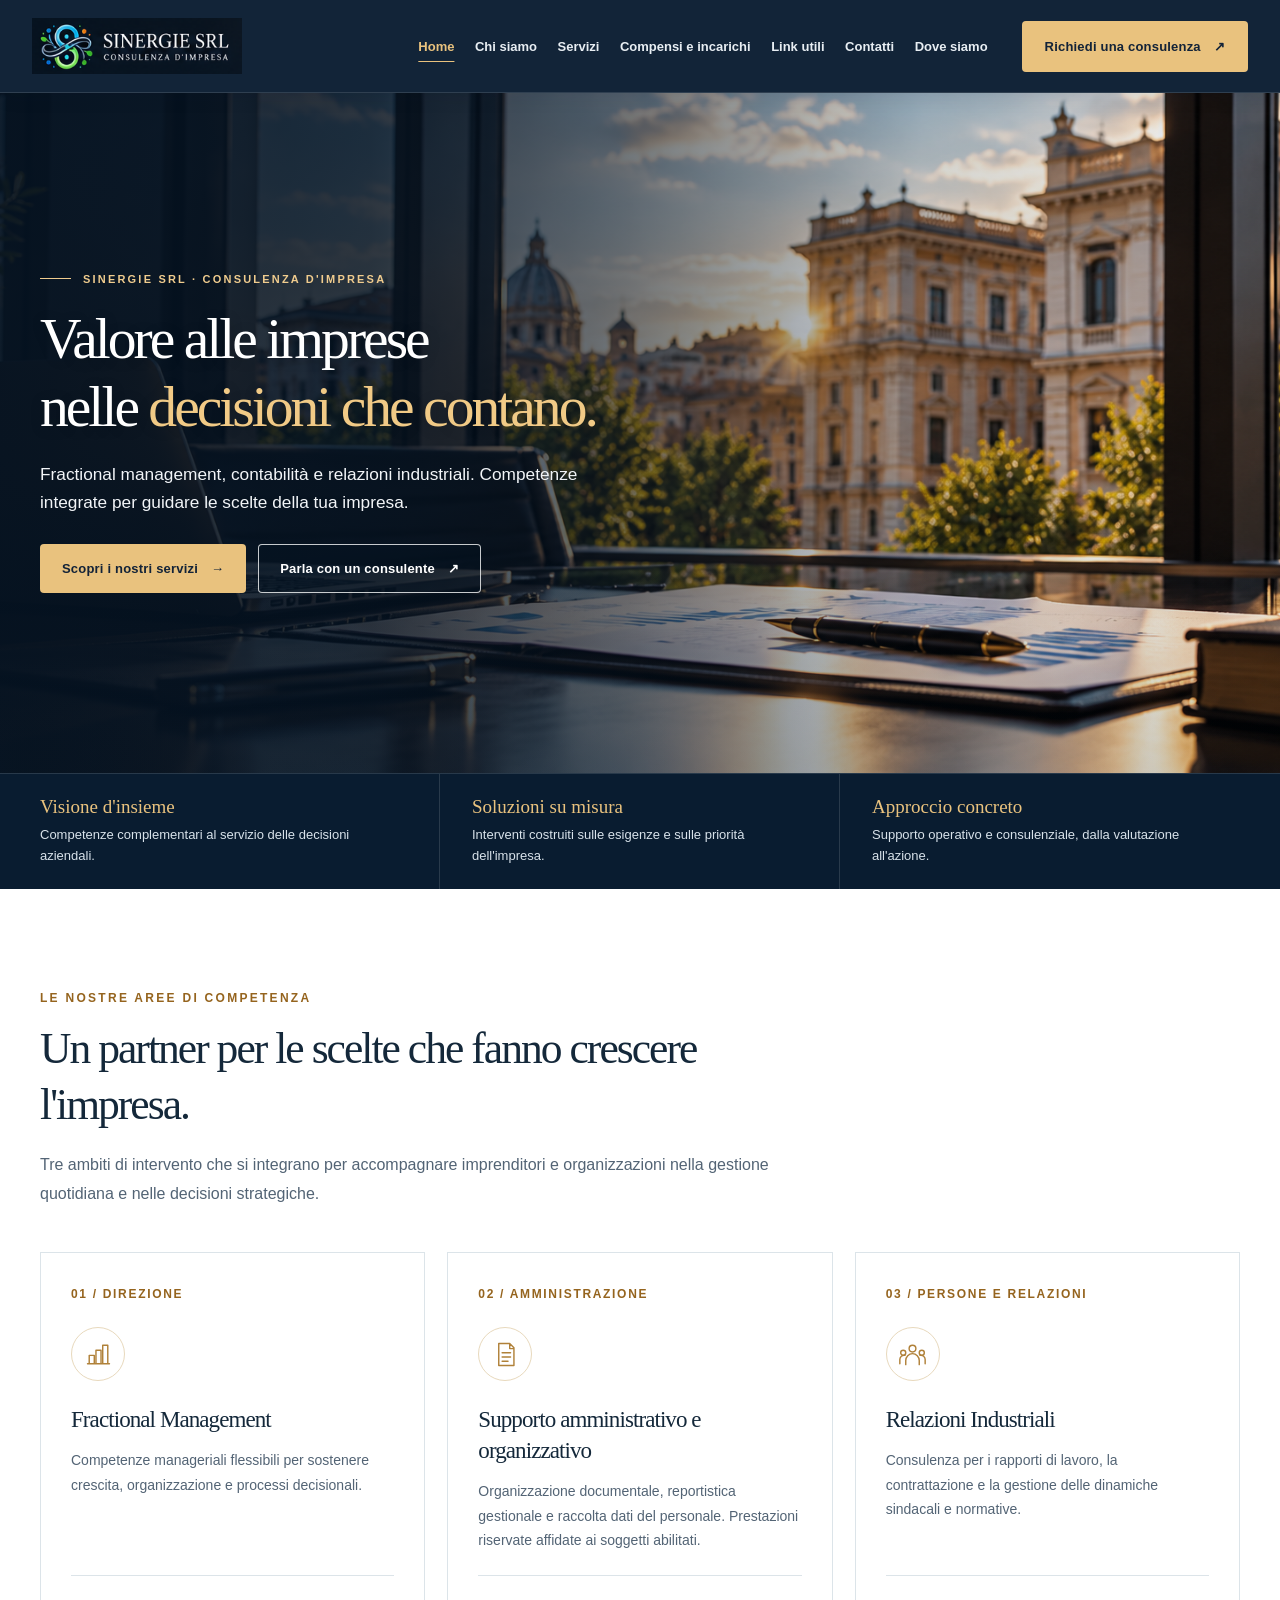
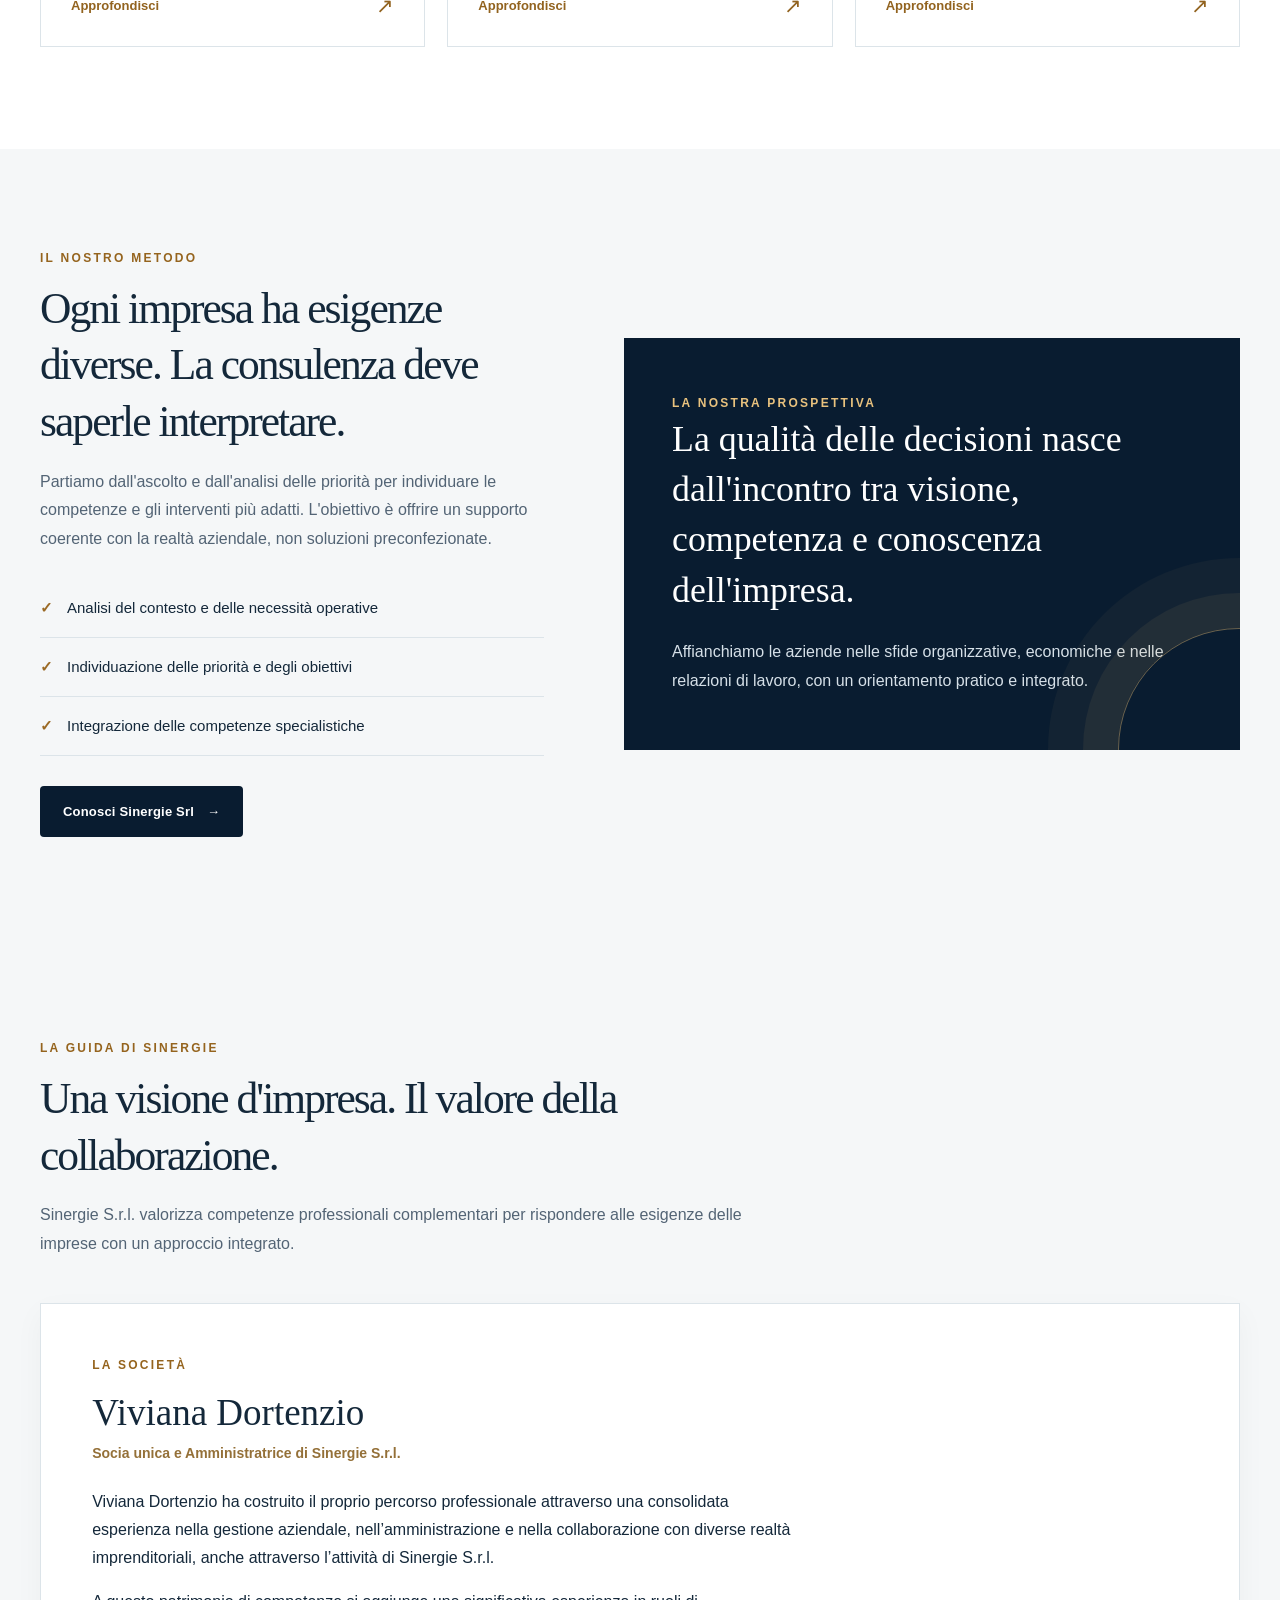
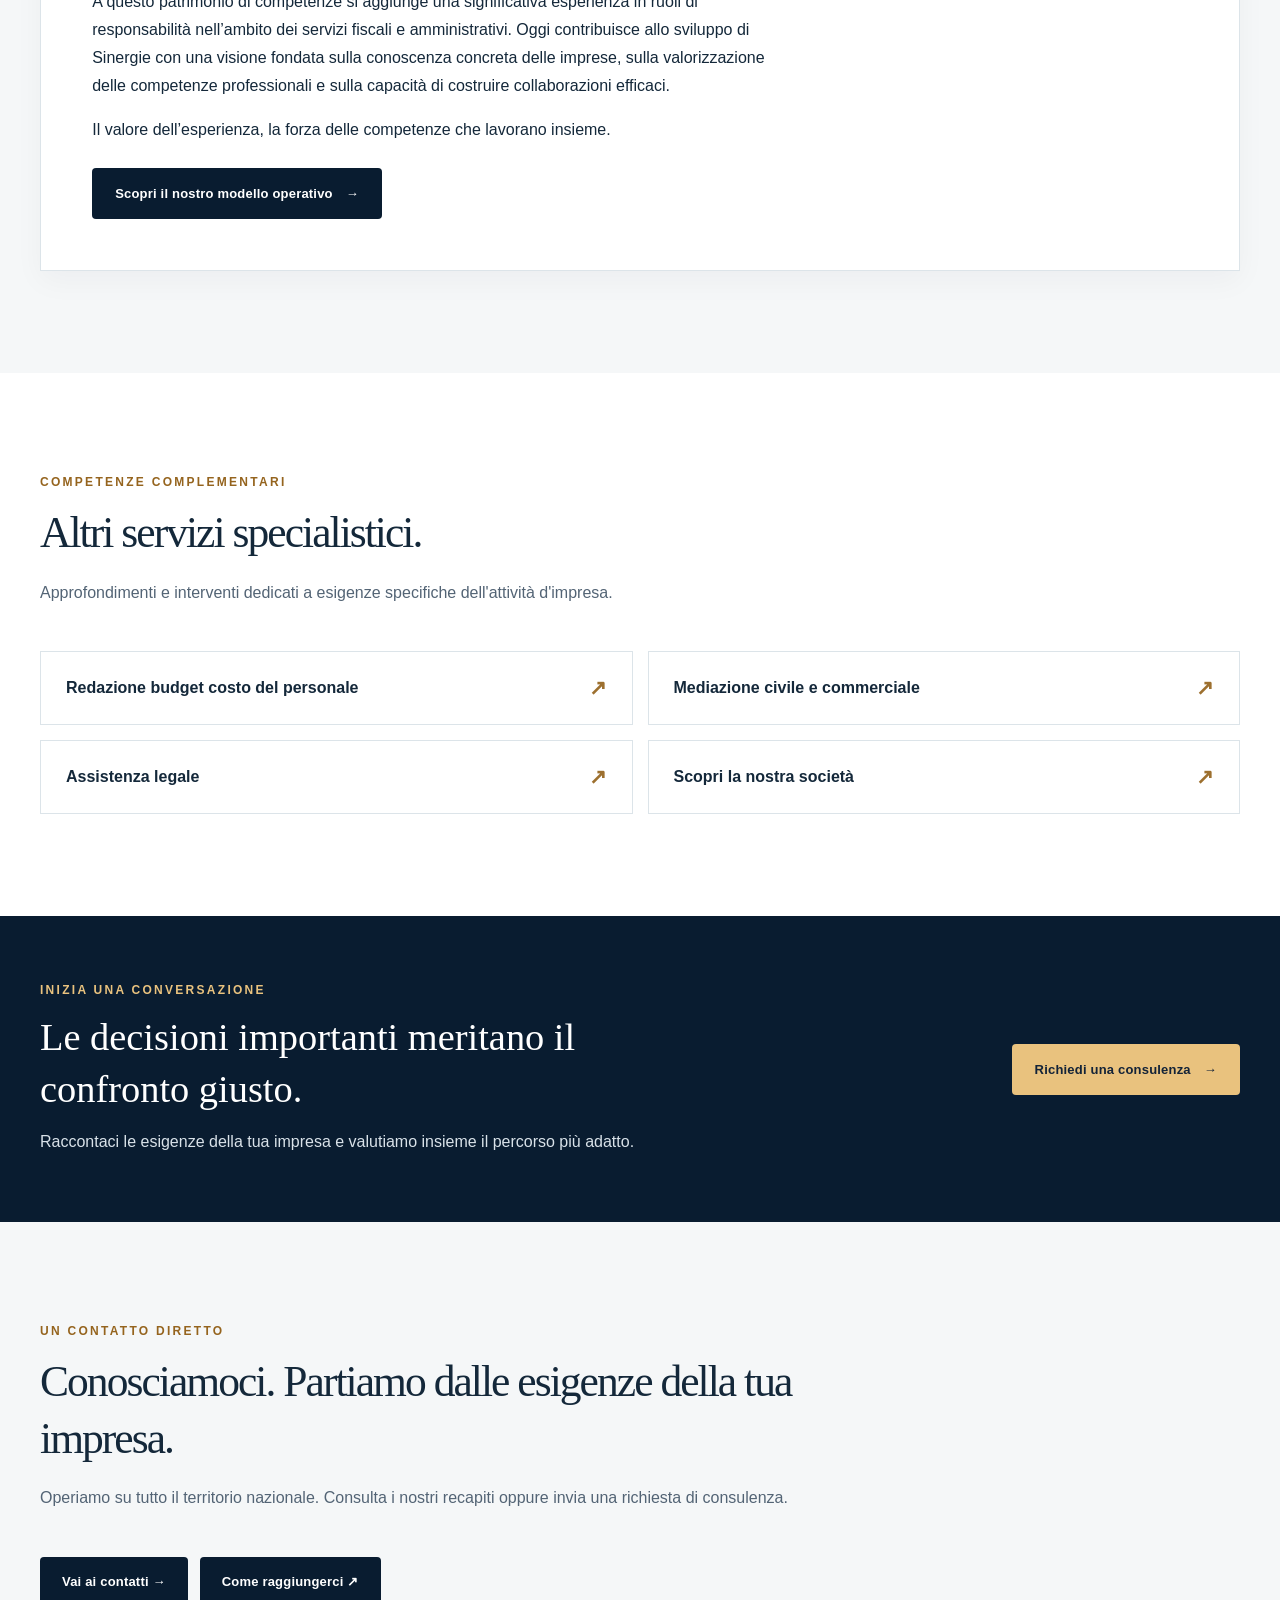
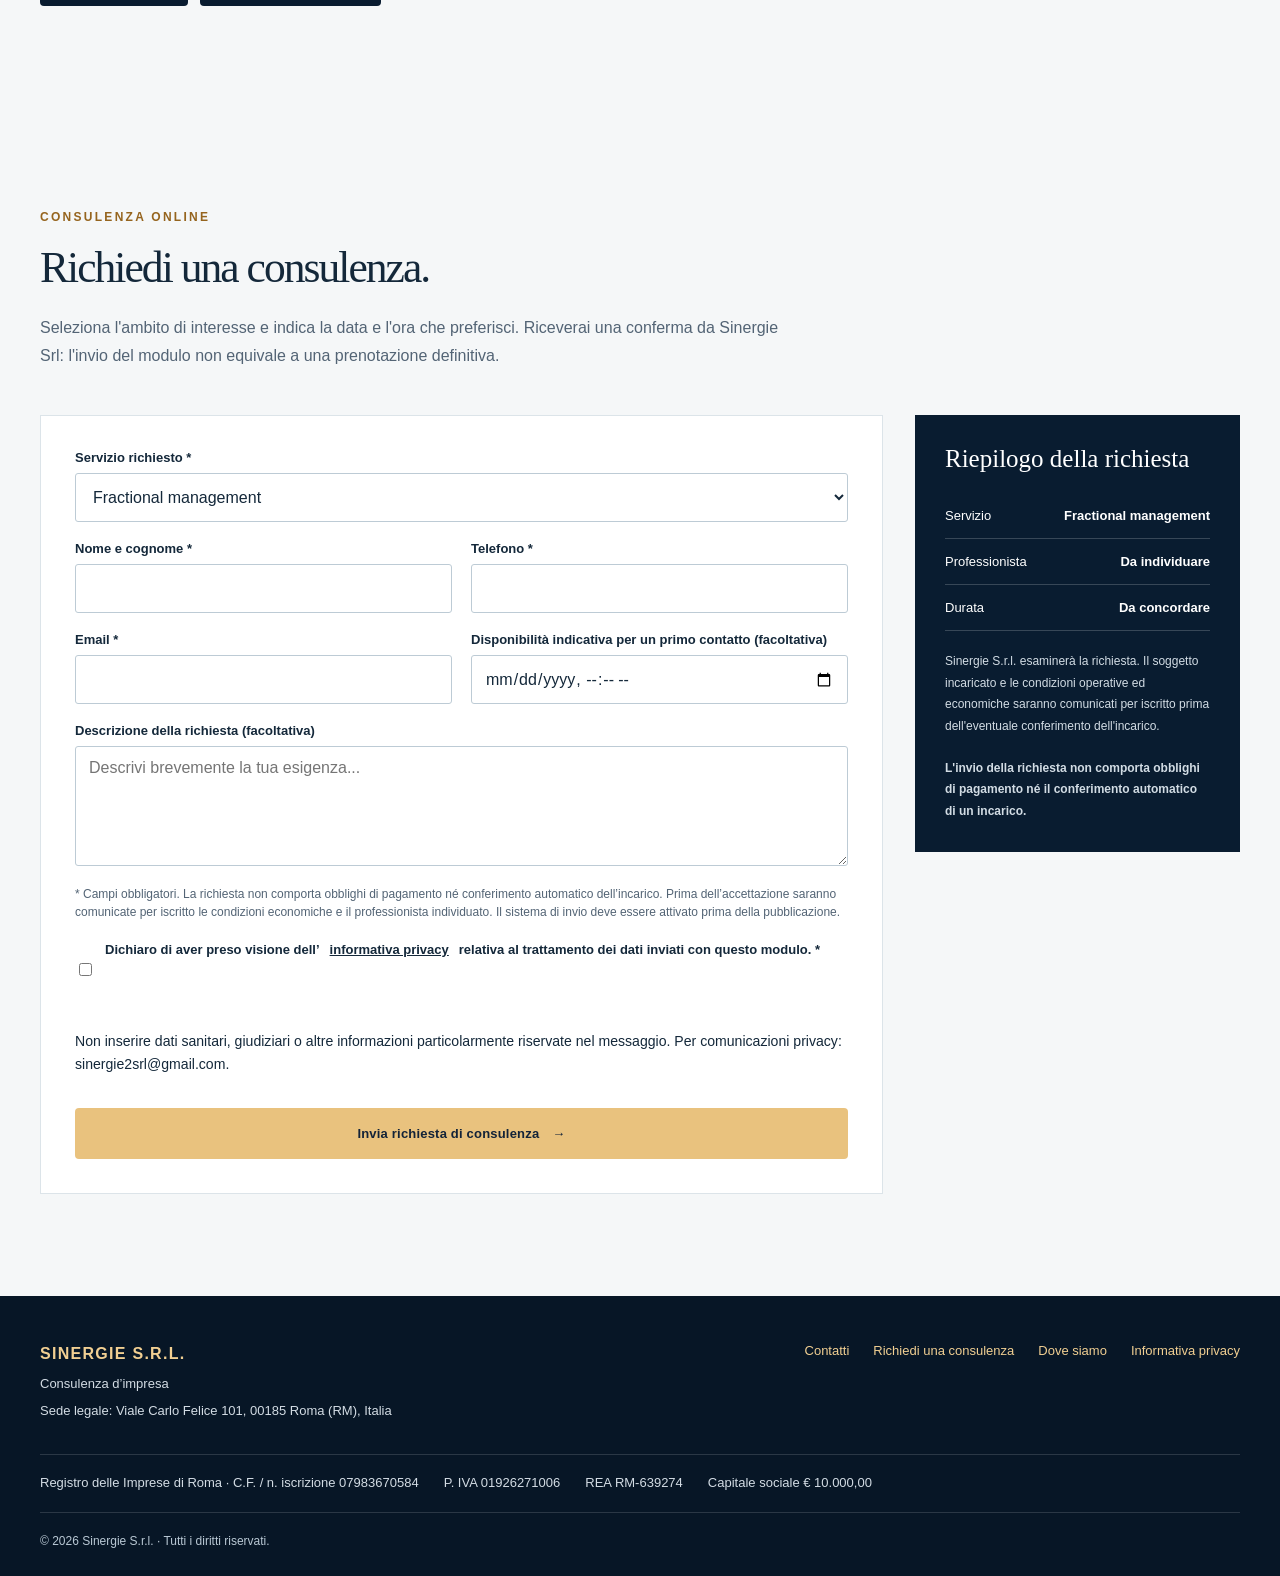
<file: index.html>
<!DOCTYPE html>

<html lang="it">
<head>
<meta charset="utf-8"/>
<meta content="width=device-width,initial-scale=1" name="viewport"/>
<meta content="#091c30" name="theme-color"/>
<meta content="light" name="color-scheme"/>
<meta content="Sinergie Srl affianca le imprese nelle decisioni strategiche: fractional management, contabilità e amministrazione, relazioni industriali e consulenza specialistica su tutto il territorio nazionale." name="description"/>
<title>Sinergie Srl | Consulenza d'impresa e Fractional Management</title>
<link as="image" href="foto.jpg" rel="preload"/>
<style>
:root{--navy:#091c30;--navy-soft:#132b42;--gold:#e5bb72;--gold-dark:#a77327;--ink:#14283a;--muted:#536475;--paper:#fff;--mist:#f5f7f8;--line:#dce4e9;--serif:'Libre Baskerville',Georgia,serif;--sans:'DM Sans',Arial,sans-serif}
*{box-sizing:border-box}html{scroll-behavior:smooth;scroll-padding-top:100px}body{margin:0;background:var(--paper);color:var(--ink);font-family:var(--sans);-webkit-font-smoothing:antialiased}a{color:inherit}button,input,select,textarea{font:inherit}button{cursor:pointer}img{max-width:100%}a:focus-visible,button:focus-visible,input:focus-visible,select:focus-visible,textarea:focus-visible{outline:3px solid #e5bb72;outline-offset:3px}::selection{background:#e5bb72;color:#091c30}.container{width:min(1200px,calc(100% - 64px));margin-inline:auto}.skip-link{position:absolute;top:-100px;left:12px;z-index:100;background:white;color:var(--navy);padding:12px}.skip-link:focus{top:12px}
.site-header{position:sticky;top:0;z-index:50;background:rgba(9,28,48,.98);border-bottom:1px solid rgba(255,255,255,.12);backdrop-filter:blur(14px)}.header-inner{width:min(1380px,calc(100% - 64px));min-height:92px;margin:auto;display:flex;align-items:center;gap:26px}.brand{display:flex;align-items:center;flex:0 0 auto}.brand img{display:block;width:230px;height:auto}.nav-links{display:flex;align-items:center;justify-content:center;gap:clamp(13px,1.6vw,25px);margin-left:auto}.nav-links a{color:#e8eef3;text-decoration:none;font-size:13px;font-weight:600;white-space:nowrap;transition:color .2s}.nav-links a:hover,.nav-links a[aria-current]{color:var(--gold)}.nav-links a[aria-current]{text-decoration:underline;text-decoration-color:var(--gold);text-underline-offset:10px}.btn{display:inline-flex;align-items:center;justify-content:center;gap:13px;min-height:51px;padding:14px 22px;border-radius:4px;border:1px solid transparent;text-decoration:none;font-weight:700;font-size:13px;letter-spacing:.015em;transition:background .2s,transform .2s,border-color .2s}.btn:hover{transform:translateY(-2px)}.btn-gold{background:var(--gold);color:#132338}.btn-gold:hover{background:#f2d093}.btn-outline{border-color:rgba(255,255,255,.72);color:#fff;background:rgba(9,28,48,.25)}.btn-outline:hover{background:rgba(255,255,255,.14)}.btn-dark{background:var(--navy);color:white}.btn-dark:hover{background:#1a3b55}.header-cta{margin-left:8px;white-space:nowrap}.menu-toggle{display:none;background:transparent;color:white;border:1px solid #ffffff60;border-radius:4px;padding:9px 12px;font-size:23px}
.hero{position:relative;isolation:isolate;display:flex;align-items:center;min-height:660px;color:#fff;background:#091c30 url('foto.jpg') center center/cover no-repeat}.hero:before{content:"";position:absolute;inset:0;z-index:-1;background:linear-gradient(90deg,rgba(6,21,37,.97) 0%,rgba(6,21,37,.91) 32%,rgba(6,21,37,.68) 58%,rgba(6,21,37,.24) 100%)}.hero-content{padding-block:104px 115px}.eyebrow{display:flex;align-items:center;gap:12px;margin:0 0 26px;color:var(--gold);font-size:12px;font-weight:700;letter-spacing:.23em;text-transform:uppercase}.eyebrow:before{content:"";display:block;width:31px;height:1px;background:currentColor}.hero h1{font:400 clamp(42px,5.1vw,72px)/1.17 var(--serif);letter-spacing:-.055em;max-width:900px;margin:0 0 28px}.hero h1 em{font-style:normal;color:var(--gold)}.hero-sub{max-width:620px;color:#e6edf3;font-size:clamp(17px,1.55vw,20px);line-height:1.75;margin:0 0 34px}.hero-actions{display:flex;gap:14px;flex-wrap:wrap}.hero-footnote{margin:29px 0 0;font-size:12px;letter-spacing:.06em;color:#d1dae2}.hero-footnote span{color:var(--gold);margin:0 10px}.hero-scroll{position:absolute;bottom:27px;right:max(32px,calc((100vw - 1200px)/2));font-size:11px;letter-spacing:.18em;text-transform:uppercase;color:#e8edf2;text-decoration:none}
.intro-strip{background:var(--navy);color:#fff;border-top:1px solid #ffffff20}.intro-inner{display:grid;grid-template-columns:1fr 1fr 1fr}.intro-item{padding:25px 32px;border-right:1px solid #ffffff22}.intro-item:first-child{padding-left:0}.intro-item:last-child{border:0}.intro-item strong{display:block;color:var(--gold);font:400 19px var(--serif);margin-bottom:7px}.intro-item span{font-size:13px;line-height:1.6;color:#d8e2ea}
.section{padding:102px 0}.section-soft{background:var(--mist)}.section-heading{max-width:760px;margin-bottom:44px}.kicker{color:var(--gold-dark);font-size:12px;font-weight:700;letter-spacing:.19em;text-transform:uppercase;margin:0 0 15px}.section h2{font:400 clamp(30px,3.4vw,45px)/1.3 var(--serif);letter-spacing:-.045em;margin:0 0 18px}.section-heading p:last-child,.section-copy{font-size:16px;line-height:1.8;color:var(--muted)}.service-grid{display:grid;grid-template-columns:repeat(3,minmax(0,1fr));gap:22px}.service-card{display:flex;flex-direction:column;min-height:355px;padding:34px 30px 28px;background:#fff;border:1px solid var(--line);text-decoration:none;transition:transform .25s,box-shadow .25s,border-color .25s}.service-card:hover{transform:translateY(-5px);box-shadow:0 18px 45px #09233d15;border-color:#c7ac79}.service-number{font-size:12px;color:var(--gold-dark);font-weight:700;letter-spacing:.14em}.service-icon{display:flex;align-items:center;justify-content:center;width:54px;height:54px;margin:26px 0 23px;border:1px solid #e8d9bd;border-radius:50%;color:#b08139}.service-icon svg{width:27px;height:27px;fill:none;stroke:currentColor;stroke-width:1.7;stroke-linecap:round;stroke-linejoin:round}.service-card h3{font:400 23px/1.35 var(--serif);letter-spacing:-.04em;margin:0 0 13px}.service-card p{color:var(--muted);font-size:14px;line-height:1.75;margin:0 0 22px}.service-more{display:flex;justify-content:space-between;align-items:center;margin-top:auto;border-top:1px solid var(--line);padding-top:18px;color:#92631f;font-size:13px;font-weight:700}.service-more b{font-size:21px;font-weight:400}
.approach{display:grid;grid-template-columns:.9fr 1.1fr;gap:80px;align-items:center}.approach-panel{background:var(--navy);color:#fff;padding:55px 48px;position:relative;overflow:hidden}.approach-panel:after{content:"";position:absolute;width:240px;height:240px;right:-120px;bottom:-120px;border:1px solid #e5bb7270;border-radius:50%;box-shadow:0 0 0 35px #e5bb7212,0 0 0 70px #e5bb720b}.approach-panel .kicker{color:var(--gold)}.approach-panel h3{font:400 clamp(25px,2.8vw,36px)/1.4 var(--serif);margin:0 0 23px}.approach-panel p{color:#d6e0e8;line-height:1.8;margin:0}.approach-list{padding:0;margin:25px 0 30px;list-style:none}.approach-list li{display:flex;gap:14px;padding:17px 0;border-bottom:1px solid var(--line);font-size:15px;line-height:1.6}.approach-list li:before{content:"✓";font-weight:700;color:#9b6a25}
.extra-grid{display:grid;grid-template-columns:repeat(2,1fr);gap:15px}.extra-grid a{display:flex;align-items:center;justify-content:space-between;gap:20px;background:#fff;border:1px solid var(--line);padding:24px 25px;text-decoration:none;font-weight:600;transition:border-color .2s,transform .2s}.extra-grid a:hover{border-color:#b89152;transform:translateX(3px)}.extra-grid span{color:#9d702f;font-size:21px}
.contact-banner{background:var(--navy);color:#fff;padding:67px 0}.contact-banner-inner{display:flex;justify-content:space-between;align-items:center;gap:32px}.contact-banner .kicker{color:var(--gold)}.contact-banner h2{font:400 clamp(27px,3vw,39px)/1.35 var(--serif);max-width:680px;margin:0 0 12px}.contact-banner p:last-child{color:#d9e2e9;margin:0;line-height:1.7}
.contact-layout{display:grid;grid-template-columns:1fr 1.1fr;gap:70px}.contact-list{display:grid;gap:18px;margin-top:25px}.contact-item{padding-bottom:18px;border-bottom:1px solid var(--line)}.contact-item small{display:block;color:var(--muted);font-size:12px;text-transform:uppercase;letter-spacing:.12em;margin-bottom:8px}.contact-item a{text-decoration:none;font-weight:600}.contact-item a:hover{text-decoration:underline}.map-frame{width:100%;min-height:365px;border:0;display:block;filter:grayscale(.3)}
.booking{background:var(--mist)}.booking-grid{display:grid;grid-template-columns:minmax(0,1fr) 325px;gap:32px;align-items:start}.booking-form{display:grid;grid-template-columns:repeat(2,minmax(0,1fr));gap:19px;background:white;padding:34px;border:1px solid var(--line)}.field{display:flex;flex-direction:column;gap:8px}.field.full{grid-column:1/-1}.field label{font-size:13px;font-weight:700}.field input,.field select,.field textarea{width:100%;min-height:49px;padding:12px 13px;border:1px solid #bdcbd5;border-radius:3px;color:var(--ink);background:#fff}.field textarea{min-height:120px;resize:vertical}.field small{color:var(--muted);font-size:12px;line-height:1.5}.booking-summary{position:sticky;top:115px;background:var(--navy);color:#fff;padding:30px}.booking-summary h3{font:400 25px var(--serif);margin:0 0 20px}.summary-row{display:flex;justify-content:space-between;gap:18px;border-bottom:1px solid #ffffff30;padding:15px 0;font-size:13px}.summary-row strong{text-align:right;overflow-wrap:anywhere}.booking-note{color:#d2dce4;font-size:12px;line-height:1.8;margin:20px 0 0}.privacy-check{display:flex;align-items:flex-start;gap:10px;color:var(--muted);font-size:13px;line-height:1.6}.privacy-check input{width:17px;height:17px;margin-top:2px;flex-shrink:0}.privacy-check a{color:#225a87}.footer{background:#071626;color:#c5d0da;padding:34px 0;font-size:12px}.footer-inner{display:flex;justify-content:space-between;align-items:center;gap:20px;flex-wrap:wrap}.footer a{color:#efd09a}.footer p{margin:0;line-height:1.7}
@media(max-width:1200px){.header-inner{gap:17px}.brand img{width:190px}.nav-links{gap:13px}.nav-links a{font-size:12px}.header-cta{padding:12px 13px;font-size:12px}}@media(max-width:1000px){.header-inner{min-height:77px}.brand img{width:215px}.menu-toggle{display:block;margin-left:auto}.header-cta{display:none}.nav-links{display:none;position:absolute;top:100%;left:0;right:0;background:var(--navy);padding:12px 32px 24px;flex-direction:column;align-items:stretch;gap:0;border-top:1px solid #ffffff20;box-shadow:0 15px 30px #0002}.nav-links.open{display:flex}.nav-links a{font-size:15px;padding:13px 0}.nav-links a[aria-current]{text-decoration:none}.approach{gap:35px}.service-card{padding:27px 23px}.service-card h3{font-size:20px}}@media(max-width:760px){.container,.header-inner{width:min(100% - 38px,1200px)}.hero{min-height:620px;background-position:63% center}.hero:before{background:linear-gradient(90deg,rgba(6,21,37,.96),rgba(6,21,37,.79) 70%,rgba(6,21,37,.55))}.hero-content{padding-block:80px 100px}.hero h1{font-size:clamp(38px,8vw,55px)}.hero-scroll{display:none}.intro-inner,.service-grid,.approach,.extra-grid,.contact-layout,.booking-grid{grid-template-columns:1fr}.intro-item,.intro-item:first-child{padding:20px 0;border-right:0;border-bottom:1px solid #ffffff20}.intro-item:last-child{border-bottom:0}.section{padding:73px 0}.section-heading{margin-bottom:30px}.service-card{min-height:285px}.approach-panel{padding:38px 30px}.contact-banner-inner{flex-direction:column;align-items:flex-start}.contact-layout{gap:30px}.booking-summary{position:static}.booking-form{padding:23px}.footer-inner{align-items:flex-start;flex-direction:column}}@media(max-width:520px){.brand img{width:190px}.hero-actions{flex-direction:column;align-items:stretch}.hero-actions .btn{width:100%}.hero h1{font-size:39px;line-height:1.2}.hero-sub{font-size:16px}.hero-footnote{line-height:1.8}.booking-form{grid-template-columns:1fr}.field.full{grid-column:auto}.section h2{font-size:31px}.extra-grid a{padding:19px}.contact-banner{padding:52px 0}}@media(prefers-reduced-motion:reduce){html{scroll-behavior:auto}*,*:before,*:after{transition:none!important;animation:none!important}}

/* SINERGIE 10 — affinamento editoriale, fotografia luminosa e CTA above the fold */
:root{--gold:#e9c27e;--gold-dark:#95641e}
.site-header{background:rgba(9,28,48,.96)}
.header-inner{min-height:78px}
.brand img{width:218px}
.hero{min-height:clamp(490px,calc(100svh - 78px),680px);background-position:center 48%;align-items:center}
.hero:before{background:linear-gradient(90deg,rgba(5,19,34,.93) 0%,rgba(5,19,34,.83) 29%,rgba(5,19,34,.57) 49%,rgba(5,19,34,.17) 72%,rgba(5,19,34,.04) 100%)}
.hero:after{content:"";position:absolute;inset:0;z-index:-1;pointer-events:none;background:linear-gradient(0deg,rgba(5,19,34,.12),transparent 34%)}
.hero-content{padding-block:clamp(42px,6.5vh,72px);position:relative}
.hero .eyebrow{margin-bottom:20px;color:#f0cc8e;font-size:11px;letter-spacing:.2em}
.hero h1{font-size:clamp(37px,4.5vw,65px);line-height:1.18;letter-spacing:-.052em;max-width:1020px;margin-bottom:21px;text-wrap:balance;text-shadow:0 2px 14px rgba(0,0,0,.17)}
.hero-title-second{display:inline-block}
.hero h1 em{color:#f1ca86}
.hero-sub{max-width:585px;font-size:clamp(15px,1.35vw,18px);line-height:1.62;color:#f2f5f8;margin-bottom:27px;text-wrap:pretty}
.hero-actions{gap:12px}
.hero-actions .btn{min-height:49px;padding:13px 21px;font-size:13px}
.hero .btn-outline{background:rgba(5,20,34,.43);border-color:rgba(255,255,255,.78)}
.hero .btn-outline:hover{background:rgba(255,255,255,.16)}
.intro-item{padding-block:22px}
.service-card:focus-visible,.extra-grid a:focus-visible{outline-offset:4px}
@media(max-width:1000px){.header-inner{min-height:74px}.hero{min-height:560px}.hero h1{font-size:clamp(38px,5.4vw,57px);max-width:780px}.hero:before{background:linear-gradient(90deg,rgba(5,19,34,.94),rgba(5,19,34,.75) 52%,rgba(5,19,34,.22) 100%)}}
@media(max-width:760px){.hero{min-height:540px;background-position:61% center}.hero-content{padding-block:60px}.hero:before{background:linear-gradient(90deg,rgba(5,19,34,.94),rgba(5,19,34,.78) 66%,rgba(5,19,34,.45))}.hero h1{font-size:clamp(36px,7vw,50px)}.hero-title-second{display:inline}.hero-sub{max-width:510px}}
@media(max-width:520px){.hero{min-height:590px}.hero-content{padding-block:46px}.hero h1{font-size:clamp(33px,8.5vw,41px);line-height:1.2;letter-spacing:-.045em}.hero .eyebrow{font-size:10px;letter-spacing:.13em}.hero-sub{font-size:15px;line-height:1.6}.hero-actions{gap:10px}.hero-actions .btn{min-height:48px}.brand img{width:188px}}
@media(max-height:700px) and (min-width:761px){.hero{min-height:495px}.hero-content{padding-block:42px}.hero h1{font-size:clamp(38px,4.1vw,58px)}.hero-sub{margin-bottom:22px}}

/* Presentazione istituzionale della società */
.leadership-panel{display:grid;grid-template-columns:minmax(0,1.65fr) minmax(220px,.85fr);gap:36px;align-items:center;background:#fff;border:1px solid var(--line);padding:clamp(24px,4vw,52px);box-shadow:0 10px 28px #091c300a}
.leadership-panel h3{font:400 clamp(27px,3vw,37px)/1.2 var(--serif);margin:8px 0 6px}
.leadership-role{color:#947038;font-weight:600;font-size:14px;margin:0 0 22px}
.leadership-panel p{line-height:1.75}
.leadership-photo{aspect-ratio:4/3;background:#edf1f3;display:flex;align-items:center;justify-content:center;border:1px solid var(--line)}
.leadership-photo svg{width:80px;height:80px;stroke:#83909a;fill:none;stroke-width:1.4}
.leadership-actions{margin-top:24px}
@media(max-width:760px){.leadership-panel{grid-template-columns:1fr}.leadership-photo{max-width:340px;width:100%;margin:auto;grid-row:1}}
</style>
<link href="stile-sinergie-esistenti.css" rel="stylesheet"/><meta content="website" property="og:type"/><meta content="Sinergie Srl | Consulenza d'impresa e Fractional Management" property="og:title"/><meta content="index,follow" name="robots"/><link href="logo-uniforme.css?v=4" rel="stylesheet"/></head>
<body>
<a class="skip-link" href="#contenuto">Vai al contenuto</a>
<header class="site-header"><div class="header-inner">
<a aria-label="Sinergie Srl, torna all'inizio" class="brand" href="index.html#home"><img alt="Sinergie Srl — Consulenza d'impresa" height="72" src="logo.jpg"/></a>
<button aria-controls="mainNav" aria-expanded="false" aria-label="Apri menu" class="menu-toggle" id="menuToggle" type="button">☰</button>
<nav aria-label="Navigazione principale" class="nav-links" id="mainNav"><a aria-current="page" href="index.html#home">Home</a><a href="chi-siamo.html">Chi siamo</a><a href="#servizi">Servizi</a><a href="promozioni.html">Compensi e incarichi</a><a href="link-utili.html">Link utili</a><a href="contatti.html">Contatti</a><a href="mappa.html">Dove siamo</a></nav>
<a class="btn btn-gold header-cta" href="index.html#consulenza">Richiedi una consulenza <span aria-hidden="true">↗</span></a>
</div></header>
<main id="contenuto">
<section aria-labelledby="hero-title" class="hero" id="home"><div class="container hero-content"><p class="eyebrow">SINERGIE SRL · CONSULENZA D'IMPRESA</p><h1 id="hero-title">Valore alle imprese<br/><span class="hero-title-second">nelle <em>decisioni che contano.</em></span></h1><p class="hero-sub">Fractional management, contabilità e relazioni industriali. Competenze integrate per guidare le scelte della tua impresa.</p><div class="hero-actions"><a class="btn btn-gold" href="#servizi">Scopri i nostri servizi <span aria-hidden="true">→</span></a><a class="btn btn-outline" href="index.html#consulenza">Parla con un consulente <span aria-hidden="true">↗</span></a></div></div></section>
<div aria-label="Il nostro approccio" class="intro-strip"><div class="container intro-inner"><div class="intro-item"><strong>Visione d'insieme</strong><span>Competenze complementari al servizio delle decisioni aziendali.</span></div><div class="intro-item"><strong>Soluzioni su misura</strong><span>Interventi costruiti sulle esigenze e sulle priorità dell'impresa.</span></div><div class="intro-item"><strong>Approccio concreto</strong><span>Supporto operativo e consulenziale, dalla valutazione all'azione.</span></div></div></div>
<section aria-labelledby="servizi-title" class="section" id="servizi"><div class="container"><div class="section-heading"><p class="kicker">Le nostre aree di competenza</p><h2 id="servizi-title">Un partner per le scelte che fanno crescere l'impresa.</h2><p>Tre ambiti di intervento che si integrano per accompagnare imprenditori e organizzazioni nella gestione quotidiana e nelle decisioni strategiche.</p></div><div class="service-grid">
<a class="service-card" href="fractional-management.html"><span class="service-number">01 / DIREZIONE</span><span class="service-icon"><svg aria-hidden="true" viewbox="0 0 32 32"><path d="M5 27V17h6v10M13 27V11h6v16M21 27V5h6v22M3 27h26"></path></svg></span><h3>Fractional Management</h3><p>Competenze manageriali flessibili per sostenere crescita, organizzazione e processi decisionali.</p><span class="service-more">Approfondisci <b aria-hidden="true">↗</b></span></a>
<a class="service-card" href="contabilita-paghe.html"><span class="service-number">02 / AMMINISTRAZIONE</span><span class="service-icon"><svg aria-hidden="true" viewbox="0 0 32 32"><path d="M8 3h13l5 5v21H8zM21 3v6h5M12 14h10M12 19h10M12 24h7"></path></svg></span><h3>Supporto amministrativo e organizzativo</h3><p>Organizzazione documentale, reportistica gestionale e raccolta dati del personale. Prestazioni riservate affidate ai soggetti abilitati.</p><span class="service-more">Approfondisci <b aria-hidden="true">↗</b></span></a>
<a class="service-card" href="gestione-relazioni-industriali.html"><span class="service-number">03 / PERSONE E RELAZIONI</span><span class="service-icon"><svg aria-hidden="true" viewbox="0 0 32 32"><circle cx="16" cy="9" r="4"></circle><circle cx="5" cy="14" r="3"></circle><circle cx="27" cy="14" r="3"></circle><path d="M8 28v-5a8 8 0 0 1 16 0v5M1 27v-5a5 5 0 0 1 6-5M31 27v-5a5 5 0 0 0-6-5"></path></svg></span><h3>Relazioni Industriali</h3><p>Consulenza per i rapporti di lavoro, la contrattazione e la gestione delle dinamiche sindacali e normative.</p><span class="service-more">Approfondisci <b aria-hidden="true">↗</b></span></a>
</div></div></section>
<section aria-labelledby="approccio-title" class="section section-soft"><div class="container approach"><div><p class="kicker">Il nostro metodo</p><h2 id="approccio-title">Ogni impresa ha esigenze diverse. La consulenza deve saperle interpretare.</h2><p class="section-copy">Partiamo dall'ascolto e dall'analisi delle priorità per individuare le competenze e gli interventi più adatti. L'obiettivo è offrire un supporto coerente con la realtà aziendale, non soluzioni preconfezionate.</p><ul class="approach-list"><li>Analisi del contesto e delle necessità operative</li><li>Individuazione delle priorità e degli obiettivi</li><li>Integrazione delle competenze specialistiche</li></ul><a class="btn btn-dark" href="chi-siamo.html">Conosci Sinergie Srl <span aria-hidden="true">→</span></a></div><div class="approach-panel"><p class="kicker">La nostra prospettiva</p><h3>La qualità delle decisioni nasce dall'incontro tra visione, competenza e conoscenza dell'impresa.</h3><p>Affianchiamo le aziende nelle sfide organizzative, economiche e nelle relazioni di lavoro, con un orientamento pratico e integrato.</p></div></div></section>
<section aria-labelledby="squadra-title" class="section section-soft" id="squadra">
<div class="container">
<div class="section-heading">
<p class="kicker">La guida di Sinergie</p>
<h2 id="squadra-title">Una visione d'impresa. Il valore della collaborazione.</h2>
<p>Sinergie S.r.l. valorizza competenze professionali complementari per rispondere alle esigenze delle imprese con un approccio integrato.</p>
</div>
<div class="leadership-panel">
<div>
<p class="kicker">La società</p>
<h3>Viviana Dortenzio</h3>
<p class="leadership-role">Socia unica e Amministratrice di Sinergie S.r.l.</p>
<p>Viviana Dortenzio ha costruito il proprio percorso professionale attraverso una consolidata esperienza nella gestione aziendale, nell’amministrazione e nella collaborazione con diverse realtà imprenditoriali, anche attraverso l’attività di Sinergie S.r.l.</p>
<p>A questo patrimonio di competenze si aggiunge una significativa esperienza in ruoli di responsabilità nell’ambito dei servizi fiscali e amministrativi. Oggi contribuisce allo sviluppo di Sinergie con una visione fondata sulla conoscenza concreta delle imprese, sulla valorizzazione delle competenze professionali e sulla capacità di costruire collaborazioni efficaci.</p><p class="leadership-closing">Il valore dell’esperienza, la forza delle competenze che lavorano insieme.</p>
<div class="leadership-actions"><a class="btn btn-dark" href="chi-siamo.html#modello-operativo">Scopri il nostro modello operativo <span aria-hidden="true">→</span></a></div>
</div>
</div>
</div>
</section>
<section aria-labelledby="altri-title" class="section" id="altri-servizi"><div class="container"><div class="section-heading"><p class="kicker">Competenze complementari</p><h2 id="altri-title">Altri servizi specialistici.</h2><p>Approfondimenti e interventi dedicati a esigenze specifiche dell'attività d'impresa.</p></div><div class="extra-grid"><a href="budget-costo-personale.html">Redazione budget costo del personale <span aria-hidden="true">↗</span></a><a href="mediazione-civile-commerciale.html">Mediazione civile e commerciale <span aria-hidden="true">↗</span></a><a href="assistenza-legale.html">Assistenza legale <span aria-hidden="true">↗</span></a><a href="chi-siamo.html">Scopri la nostra società <span aria-hidden="true">↗</span></a></div></div></section>
<section aria-labelledby="banner-title" class="contact-banner"><div class="container contact-banner-inner"><div><p class="kicker">Inizia una conversazione</p><h2 id="banner-title">Le decisioni importanti meritano il confronto giusto.</h2><p>Raccontaci le esigenze della tua impresa e valutiamo insieme il percorso più adatto.</p></div><a class="btn btn-gold" href="index.html#consulenza">Richiedi una consulenza <span aria-hidden="true">→</span></a></div></section>
<section aria-labelledby="incontro-title" class="section section-soft"><div class="container"><div class="section-heading"><p class="kicker">Un contatto diretto</p><h2 id="incontro-title">Conosciamoci. Partiamo dalle esigenze della tua impresa.</h2><p>Operiamo su tutto il territorio nazionale. Consulta i nostri recapiti oppure invia una richiesta di consulenza.</p></div><div class="hero-actions"><a class="btn btn-dark" href="contatti.html">Vai ai contatti →</a><a class="btn btn-dark" href="mappa.html">Come raggiungerci ↗</a></div></div></section>
<section aria-labelledby="booking-title" class="section booking" id="consulenza"><div class="container"><div class="section-heading"><p class="kicker">Consulenza online</p><h2 id="booking-title">Richiedi una consulenza.</h2><p>Seleziona l'ambito di interesse e indica la data e l'ora che preferisci. Riceverai una conferma da Sinergie Srl: l'invio del modulo non equivale a una prenotazione definitiva.</p></div><div class="booking-grid"><form action="send_booking.php" class="booking-form" id="bookingForm" method="post" onsubmit='event.preventDefault(); alert("Modulo non ancora attivo. Per richiedere una consulenza scrivere a sinergie2srl@gmail.com.");'><div class="field full"><label for="service">Servizio richiesto *</label><select id="service" name="service" required=""><option value="fractional">Fractional management</option><option value="contabilita">Contabilità e buste paga</option><option value="relazioni">Gestione relazioni industriali</option><option value="assistenza_legale">Assistenza legale</option></select></div><div class="field"><label for="nome">Nome e cognome *</label><input autocomplete="name" id="nome" maxlength="120" name="nome" required=""/></div><div class="field"><label for="telefono">Telefono *</label><input autocomplete="tel" id="telefono" maxlength="40" name="telefono" required="" type="tel"/></div><div class="field"><label for="email">Email *</label><input autocomplete="email" id="email" maxlength="200" name="email" required="" type="email"/></div><div class="field"><label for="datetime">Disponibilità indicativa per un primo contatto (facoltativa)</label><input id="datetime" name="datetime" type="datetime-local"/></div><div class="field full"><label for="note">Descrizione della richiesta (facoltativa)</label><textarea id="note" maxlength="2000" name="note" placeholder="Descrivi brevemente la tua esigenza..."></textarea></div><div class="field full"><small>* Campi obbligatori. La richiesta non comporta obblighi di pagamento né conferimento automatico dell’incarico. Prima dell’accettazione saranno comunicate per iscritto le condizioni economiche e il professionista individuato. Il sistema di invio deve essere attivato prima della pubblicazione.</small></div><div class="field full privacy-acknowledgement"><label for="privacy_ack" style="display:flex;align-items:flex-start;gap:10px;line-height:1.5;cursor:pointer"><input id="privacy_ack" name="privacy_ack" required="" style="width:auto;margin-top:5px;flex-shrink:0" type="checkbox" value="presa_visione"/>Dichiaro di aver preso visione dell’<a href="privacy.html" rel="noopener" target="_blank">informativa privacy</a> relativa al trattamento dei dati inviati con questo modulo. *</label></div><p class="field full" style="font-size:.88rem;line-height:1.6">Non inserire dati sanitari, giudiziari o altre informazioni particolarmente riservate nel messaggio. Per comunicazioni privacy: sinergie2srl@gmail.com.</p><div class="field full"><button class="btn btn-gold" type="submit">Invia richiesta di consulenza <span aria-hidden="true">→</span></button></div></form><aside aria-live="polite" class="booking-summary"><h3>Riepilogo della richiesta</h3><div class="summary-row"><span>Servizio</span><strong id="s_servizio"></strong></div><div class="summary-row"><span>Professionista</span><strong>Da individuare</strong></div><div class="summary-row"><span>Durata</span><strong>Da concordare</strong></div><p class="booking-note">Sinergie S.r.l. esaminerà la richiesta. Il soggetto incaricato e le condizioni operative ed economiche saranno comunicati per iscritto prima dell'eventuale conferimento dell'incarico.</p><p class="booking-note"><strong>L'invio della richiesta non comporta obblighi di pagamento né il conferimento automatico di un incarico.</strong></p></aside></div></div></section>
</main>
<footer class="footer corporate-footer" role="contentinfo"><div class="container"><div class="corporate-footer-top"><div><p class="corporate-footer-name">SINERGIE S.R.L.</p><p>Consulenza d’impresa</p><p>Sede legale: Viale Carlo Felice 101, 00185 Roma (RM), Italia</p></div><div class="corporate-footer-links"><a href="contatti.html">Contatti</a><a href="index.html#consulenza">Richiedi una consulenza</a><a href="mappa.html">Dove siamo</a><a href="privacy.html">Informativa privacy</a></div></div><div class="corporate-footer-data"><span>Registro delle Imprese di Roma · C.F. / n. iscrizione 07983670584</span><span>P. IVA 01926271006</span><span>REA RM-639274</span><span>Capitale sociale € 10.000,00</span></div><div class="corporate-footer-bottom"><span>© <span data-year=""></span> Sinergie S.r.l. · Tutti i diritti riservati.</span></div></div></footer>
<script>
(function(){'use strict';const toggle=document.getElementById('menuToggle');const nav=document.getElementById('mainNav');function closeMenu(){nav.classList.remove('open');toggle.setAttribute('aria-expanded','false');toggle.setAttribute('aria-label','Apri menu');toggle.textContent='☰'}toggle.addEventListener('click',()=>{const opened=nav.classList.toggle('open');toggle.setAttribute('aria-expanded',String(opened));toggle.setAttribute('aria-label',opened?'Chiudi menu':'Apri menu');toggle.textContent=opened?'×':'☰'});nav.querySelectorAll('a').forEach(a=>a.addEventListener('click',closeMenu));document.addEventListener('keydown',e=>{if(e.key==='Escape')closeMenu()});const service=document.getElementById('service');function updateSummary(){document.getElementById('s_servizio').textContent=service.selectedOptions[0].textContent.split('—')[0].trim();}service.addEventListener('change',updateSummary);updateSummary();const dateField=document.getElementById('datetime');function updateMinDate(){const now=new Date();dateField.min=[now.getFullYear(),String(now.getMonth()+1).padStart(2,'0'),String(now.getDate()).padStart(2,'0')].join('-')+'T'+String(now.getHours()).padStart(2,'0')+':'+String(now.getMinutes()).padStart(2,'0')}updateMinDate();dateField.addEventListener('focus',updateMinDate);document.getElementById('bookingForm').addEventListener('submit',e=>{updateMinDate();if(dateField.value&&dateField.value<dateField.min){e.preventDefault();dateField.setCustomValidity('Seleziona una data e un orario futuri.');dateField.reportValidity()}});dateField.addEventListener('input',()=>dateField.setCustomValidity(''));const section=new URLSearchParams(location.search).get('sezione');if(['consulenza','servizi'].includes(section)){window.addEventListener('load',()=>document.getElementById(section).scrollIntoView())}})();
</script>
<script>document.querySelectorAll("[data-year]").forEach(el => { el.textContent = new Date().getFullYear(); });</script></body>
</html>
</file>
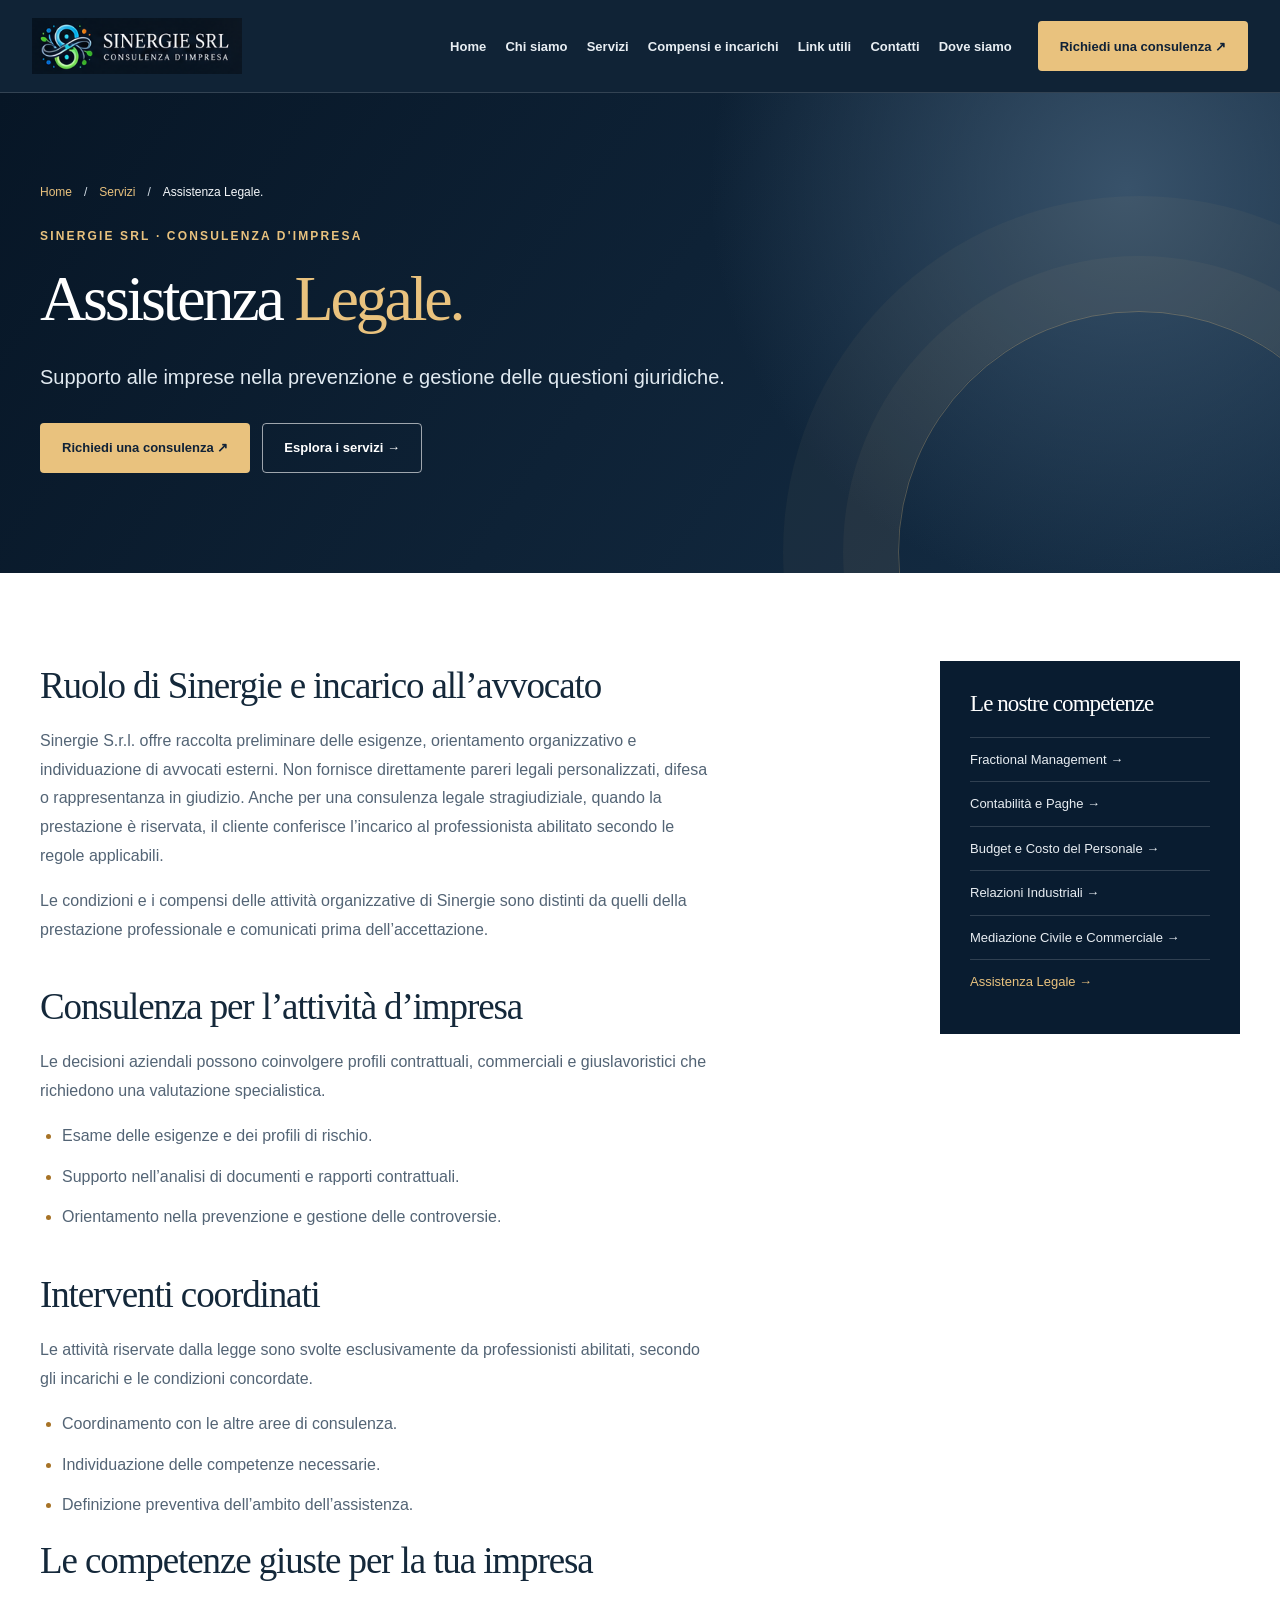
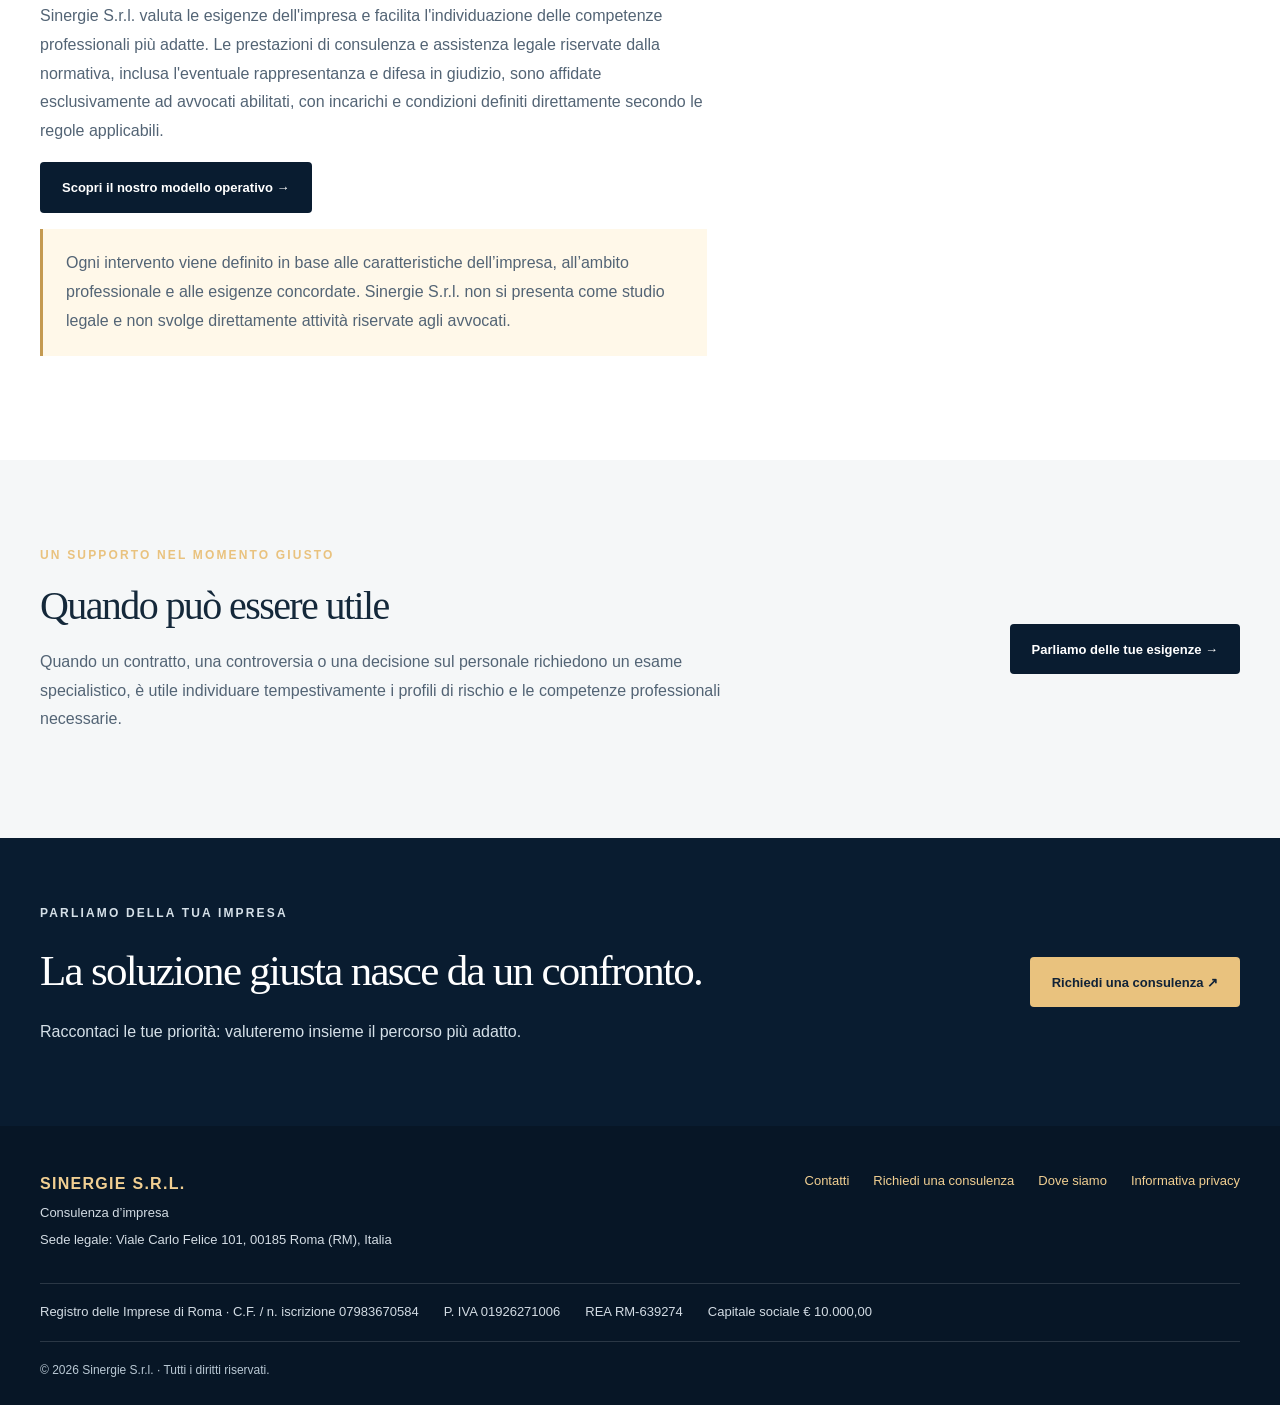
<file: assistenza-legale.html>
<!DOCTYPE html>

<html lang="it">
<head>
<meta charset="utf-8"/>
<meta content="width=device-width,initial-scale=1" name="viewport"/>
<meta content="#091c30" name="theme-color"/>
<meta content="Supporto alle imprese nella prevenzione e gestione delle questioni giuridiche, con il coinvolgimento di professionisti abilitati." name="description"/>
<title>Assistenza Legale | Sinergie Srl</title>
<link href="stile-sinergie.css" rel="stylesheet"/>
<meta content="website" property="og:type"/>
<meta content="Assistenza Legale | Sinergie Srl" property="og:title"/>
<meta content="index,follow" name="robots"/>
<link href="logo-uniforme.css?v=4" rel="stylesheet"/></head>
<body>
<a class="skip-link" href="#contenuto">Vai al contenuto</a>
<header class="site-header"><div class="header-inner"><a aria-label="Sinergie Srl, homepage" class="brand" href="index.html#home"><img alt="Sinergie Srl — Consulenza d’impresa" height="72" src="logo.jpg"/></a><button aria-controls="mainNav" aria-expanded="false" aria-label="Apri menu" class="menu-toggle" id="menuToggle" type="button">☰</button><nav aria-label="Navigazione principale" class="nav-links" id="mainNav"><a href="index.html#home">Home</a><a href="chi-siamo.html">Chi siamo</a><a href="index.html#servizi">Servizi</a><a href="promozioni.html">Compensi e incarichi</a><a href="link-utili.html">Link utili</a><a href="contatti.html">Contatti</a><a href="mappa.html">Dove siamo</a></nav><a class="btn btn-gold header-cta" href="index.html#consulenza">Richiedi una consulenza ↗</a></div></header>
<main id="contenuto">
<section class="page-hero"><div class="container"><nav aria-label="Percorso" class="breadcrumbs"><a href="index.html">Home</a><span aria-hidden="true">/</span><a href="index.html#servizi">Servizi</a><span aria-hidden="true">/</span><span>Assistenza Legale.</span></nav><p class="eyebrow">Sinergie Srl · Consulenza d'impresa</p><h1>Assistenza <em>Legale.</em></h1><p class="lead">Supporto alle imprese nella prevenzione e gestione delle questioni giuridiche.</p><div class="hero-actions"><a class="btn btn-gold" href="index.html#consulenza">Richiedi una consulenza ↗</a><a class="btn btn-outline" href="index.html#servizi">Esplora i servizi →</a></div></div></section>
<section class="section"><div class="container content-layout"><article class="prose"><section><h2>Ruolo di Sinergie e incarico all’avvocato</h2><p>Sinergie S.r.l. offre raccolta preliminare delle esigenze, orientamento organizzativo e individuazione di avvocati esterni. Non fornisce direttamente pareri legali personalizzati, difesa o rappresentanza in giudizio. Anche per una consulenza legale stragiudiziale, quando la prestazione è riservata, il cliente conferisce l’incarico al professionista abilitato secondo le regole applicabili.</p><p>Le condizioni e i compensi delle attività organizzative di Sinergie sono distinti da quelli della prestazione professionale e comunicati prima dell’accettazione.</p></section>
<h2>Consulenza per l’attività d’impresa</h2>
<p>Le decisioni aziendali possono coinvolgere profili contrattuali, commerciali e giuslavoristici che richiedono una valutazione specialistica.</p>
<ul><li>Esame delle esigenze e dei profili di rischio.</li><li>Supporto nell’analisi di documenti e rapporti contrattuali.</li><li>Orientamento nella prevenzione e gestione delle controversie.</li></ul>
<h2>Interventi coordinati</h2>
<p>Le attività riservate dalla legge sono svolte esclusivamente da professionisti abilitati, secondo gli incarichi e le condizioni concordate.</p>
<ul><li>Coordinamento con le altre aree di consulenza.</li><li>Individuazione delle competenze necessarie.</li><li>Definizione preventiva dell’ambito dell’assistenza.</li></ul>
<section aria-labelledby="competenze-professionali">
<h2 id="competenze-professionali">Le competenze giuste per la tua impresa</h2>
<p>Sinergie S.r.l. valuta le esigenze dell'impresa e facilita l'individuazione delle competenze professionali più adatte. Le prestazioni di consulenza e assistenza legale riservate dalla normativa, inclusa l'eventuale rappresentanza e difesa in giudizio, sono affidate esclusivamente ad avvocati abilitati, con incarichi e condizioni definiti direttamente secondo le regole applicabili.</p>
<p><a class="btn btn-dark" href="chi-siamo.html#modello-operativo">Scopri il nostro modello operativo →</a></p>
</section>
<p class="note">Ogni intervento viene definito in base alle caratteristiche dell’impresa, all’ambito professionale e alle esigenze concordate. Sinergie S.r.l. non si presenta come studio legale e non svolge direttamente attività riservate agli avvocati.</p>
</article><aside aria-label="Altri servizi" class="side-panel"><h2>Le nostre competenze</h2><a href="fractional-management.html">Fractional Management →</a><a href="contabilita-paghe.html">Contabilità e Paghe →</a><a href="budget-costo-personale.html">Budget e Costo del Personale →</a><a href="gestione-relazioni-industriali.html">Relazioni Industriali →</a><a href="mediazione-civile-commerciale.html">Mediazione Civile e Commerciale →</a><a aria-current="page" href="assistenza-legale.html">Assistenza Legale →</a></aside></div></section>
<section aria-label="Quando richiedere un confronto" class="section section-soft decision-section"><div class="container decision-inner"><div><p class="kicker">Un supporto nel momento giusto</p><h2>Quando può essere utile</h2><p>Quando un contratto, una controversia o una decisione sul personale richiedono un esame specialistico, è utile individuare tempestivamente i profili di rischio e le competenze professionali necessarie.</p></div><a class="btn btn-dark" href="contatti.html">Parliamo delle tue esigenze →</a></div></section>
<section class="contact-band"><div class="container contact-band-inner"><div><p class="kicker">Parliamo della tua impresa</p><h2>La soluzione giusta nasce da un confronto.</h2><p>Raccontaci le tue priorità: valuteremo insieme il percorso più adatto.</p></div><a class="btn btn-gold" href="index.html#consulenza">Richiedi una consulenza ↗</a></div></section>
</main>
<footer class="footer corporate-footer" role="contentinfo"><div class="container"><div class="corporate-footer-top"><div><p class="corporate-footer-name">SINERGIE S.R.L.</p><p>Consulenza d’impresa</p><p>Sede legale: Viale Carlo Felice 101, 00185 Roma (RM), Italia</p></div><div class="corporate-footer-links"><a href="contatti.html">Contatti</a><a href="index.html#consulenza">Richiedi una consulenza</a><a href="mappa.html">Dove siamo</a><a href="privacy.html">Informativa privacy</a></div></div><div class="corporate-footer-data"><span>Registro delle Imprese di Roma · C.F. / n. iscrizione 07983670584</span><span>P. IVA 01926271006</span><span>REA RM-639274</span><span>Capitale sociale € 10.000,00</span></div><div class="corporate-footer-bottom"><span>© <span data-year=""></span> Sinergie S.r.l. · Tutti i diritti riservati.</span></div></div></footer>
<script defer="" src="menu.js"></script><script>document.querySelectorAll("[data-year]").forEach(el => { el.textContent = new Date().getFullYear(); });</script>
</body>
</html>
</file>
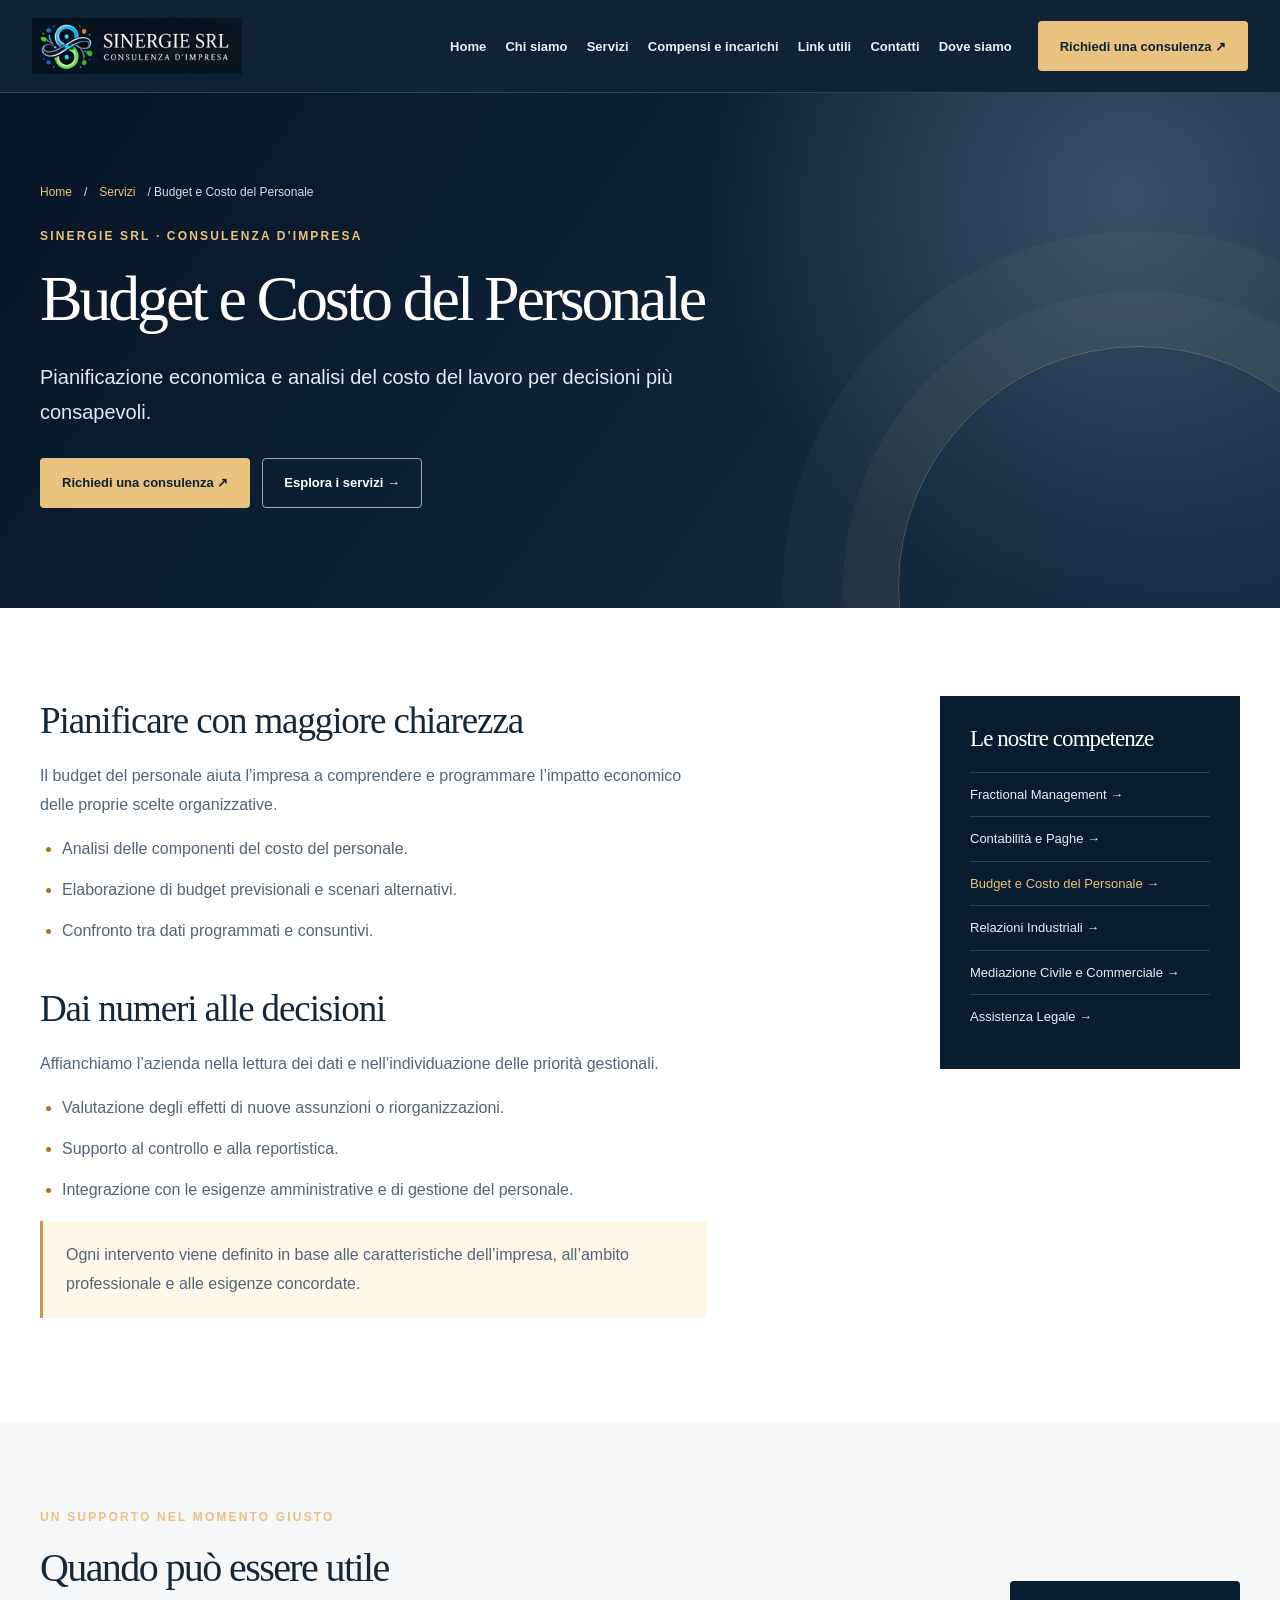
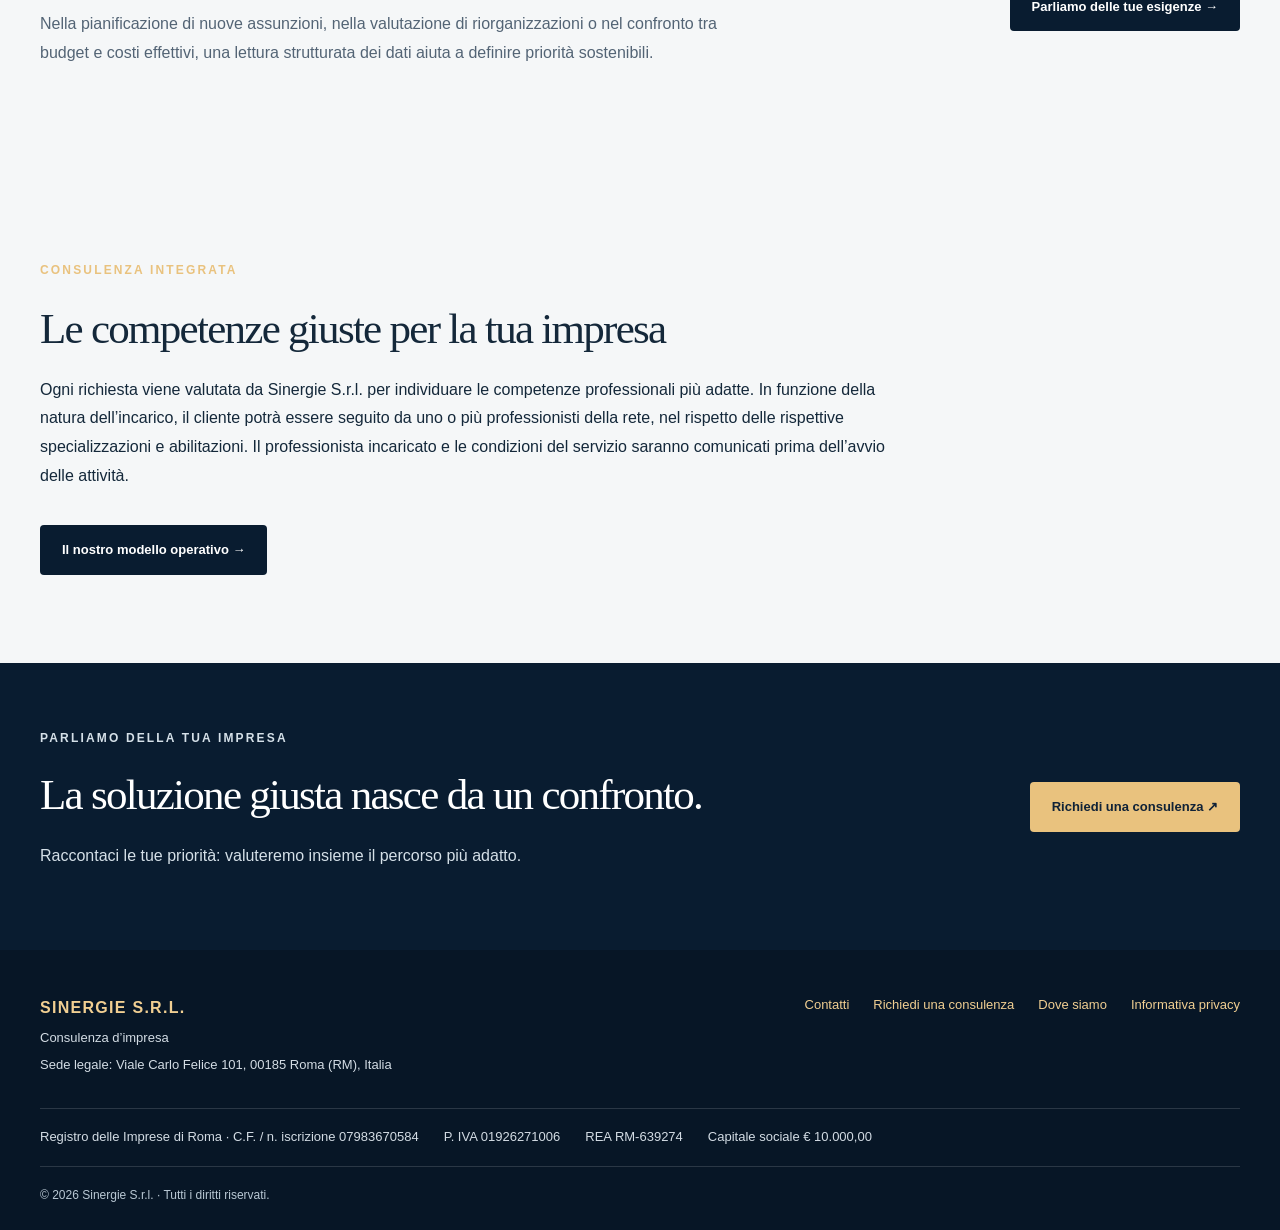
<file: budget-costo-personale.html>
<!DOCTYPE html>

<html lang="it"><head><meta charset="utf-8"/><meta content="width=device-width,initial-scale=1" name="viewport"/><meta content="#091c30" name="theme-color"/><meta content="Pianificazione economica e analisi del costo del lavoro per decisioni più consapevoli." name="description"/><title>Budget e Costo del Personale | Sinergie Srl</title><link href="stile-sinergie.css" rel="stylesheet"/><style>.section-soft .container>p{max-width:850px;line-height:1.8}.section-soft .btn{margin-top:18px}</style><link href="logo-uniforme.css?v=4" rel="stylesheet"/></head><body><a class="skip-link" href="#contenuto">Vai al contenuto</a><header class="site-header"><div class="header-inner"><a class="brand" href="index.html#home"><img alt="Sinergie Srl — Consulenza d’impresa" height="72" src="logo.jpg"/></a><button aria-controls="mainNav" aria-expanded="false" aria-label="Apri menu" class="menu-toggle" id="menuToggle" type="button">☰</button><nav aria-label="Navigazione principale" class="nav-links" id="mainNav"><a href="index.html#home">Home</a><a href="chi-siamo.html">Chi siamo</a><a href="index.html#servizi">Servizi</a><a href="promozioni.html">Compensi e incarichi</a><a href="link-utili.html">Link utili</a><a href="contatti.html">Contatti</a><a href="mappa.html">Dove siamo</a></nav><a class="btn btn-gold header-cta" href="index.html#consulenza">Richiedi una consulenza ↗</a></div></header><main id="contenuto"><section class="page-hero"><div class="container"><nav aria-label="Percorso" class="breadcrumbs"><a href="index.html">Home</a> / <a href="index.html#servizi">Servizi</a> / Budget e Costo del Personale</nav><p class="eyebrow">Sinergie Srl · Consulenza d'impresa</p><h1>Budget e Costo del Personale</h1><p class="lead">Pianificazione economica e analisi del costo del lavoro per decisioni più consapevoli.</p><div class="hero-actions"><a class="btn btn-gold" href="index.html#consulenza">Richiedi una consulenza ↗</a><a class="btn btn-outline" href="index.html#servizi">Esplora i servizi →</a></div></div></section><section class="section"><div class="container content-layout"><article class="prose"><h2>Pianificare con maggiore chiarezza</h2><p>Il budget del personale aiuta l’impresa a comprendere e programmare l’impatto economico delle proprie scelte organizzative.</p><ul><li>Analisi delle componenti del costo del personale.</li><li>Elaborazione di budget previsionali e scenari alternativi.</li><li>Confronto tra dati programmati e consuntivi.</li></ul><h2>Dai numeri alle decisioni</h2><p>Affianchiamo l’azienda nella lettura dei dati e nell’individuazione delle priorità gestionali.</p><ul><li>Valutazione degli effetti di nuove assunzioni o riorganizzazioni.</li><li>Supporto al controllo e alla reportistica.</li><li>Integrazione con le esigenze amministrative e di gestione del personale.</li></ul><p class="note">Ogni intervento viene definito in base alle caratteristiche dell’impresa, all’ambito professionale e alle esigenze concordate.</p></article><aside aria-label="Altri servizi" class="side-panel"><h2>Le nostre competenze</h2><a href="fractional-management.html">Fractional Management →</a><a href="contabilita-paghe.html">Contabilità e Paghe →</a><a aria-current="page" href="budget-costo-personale.html">Budget e Costo del Personale →</a><a href="gestione-relazioni-industriali.html">Relazioni Industriali →</a><a href="mediazione-civile-commerciale.html">Mediazione Civile e Commerciale →</a><a href="assistenza-legale.html">Assistenza Legale →</a></aside></div></section><section class="section section-soft decision-section"><div class="container decision-inner"><div><p class="kicker">Un supporto nel momento giusto</p><h2>Quando può essere utile</h2><p>Nella pianificazione di nuove assunzioni, nella valutazione di riorganizzazioni o nel confronto tra budget e costi effettivi, una lettura strutturata dei dati aiuta a definire priorità sostenibili.</p></div><a class="btn btn-dark" href="contatti.html">Parliamo delle tue esigenze →</a></div></section><section aria-labelledby="team-service-title" class="section section-soft"><div class="container"><p class="kicker">Consulenza integrata</p><h2 id="team-service-title">Le competenze giuste per la tua impresa</h2><p>Ogni richiesta viene valutata da Sinergie S.r.l. per individuare le competenze professionali più adatte. In funzione della natura dell’incarico, il cliente potrà essere seguito da uno o più professionisti della rete, nel rispetto delle rispettive specializzazioni e abilitazioni. Il professionista incaricato e le condizioni del servizio saranno comunicati prima dell’avvio delle attività.</p><a class="btn btn-dark" href="chi-siamo.html#modello-operativo">Il nostro modello operativo →</a></div></section><section class="contact-band"><div class="container contact-band-inner"><div><p class="kicker">Parliamo della tua impresa</p><h2>La soluzione giusta nasce da un confronto.</h2><p>Raccontaci le tue priorità: valuteremo insieme il percorso più adatto.</p></div><a class="btn btn-gold" href="index.html#consulenza">Richiedi una consulenza ↗</a></div></section></main><footer class="footer corporate-footer" role="contentinfo"><div class="container"><div class="corporate-footer-top"><div><p class="corporate-footer-name">SINERGIE S.R.L.</p><p>Consulenza d’impresa</p><p>Sede legale: Viale Carlo Felice 101, 00185 Roma (RM), Italia</p></div><div class="corporate-footer-links"><a href="contatti.html">Contatti</a><a href="index.html#consulenza">Richiedi una consulenza</a><a href="mappa.html">Dove siamo</a><a href="privacy.html">Informativa privacy</a></div></div><div class="corporate-footer-data"><span>Registro delle Imprese di Roma · C.F. / n. iscrizione 07983670584</span><span>P. IVA 01926271006</span><span>REA RM-639274</span><span>Capitale sociale € 10.000,00</span></div><div class="corporate-footer-bottom"><span>© <span data-year=""></span> Sinergie S.r.l. · Tutti i diritti riservati.</span></div></div></footer><script defer="" src="menu.js"></script><script>document.querySelectorAll('[data-year]').forEach(el=>el.textContent=new Date().getFullYear());</script></body></html>
</file>
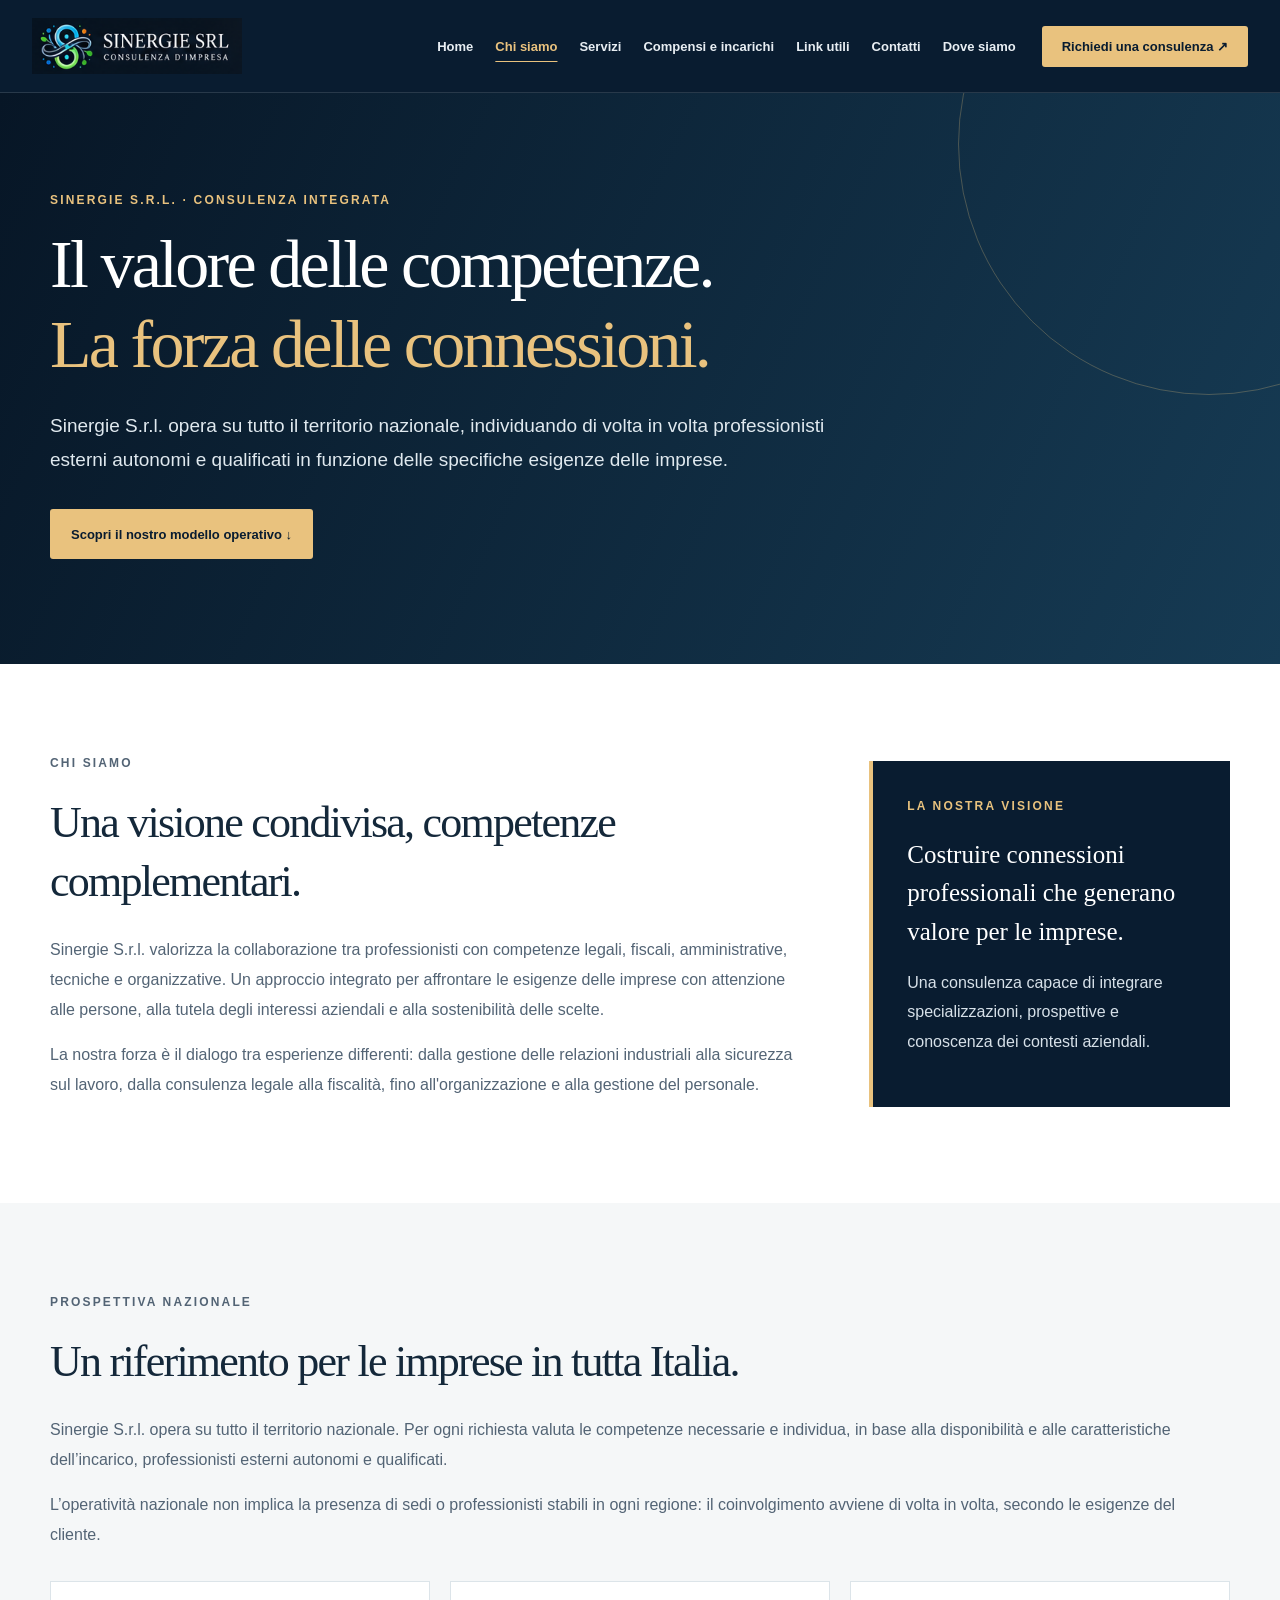
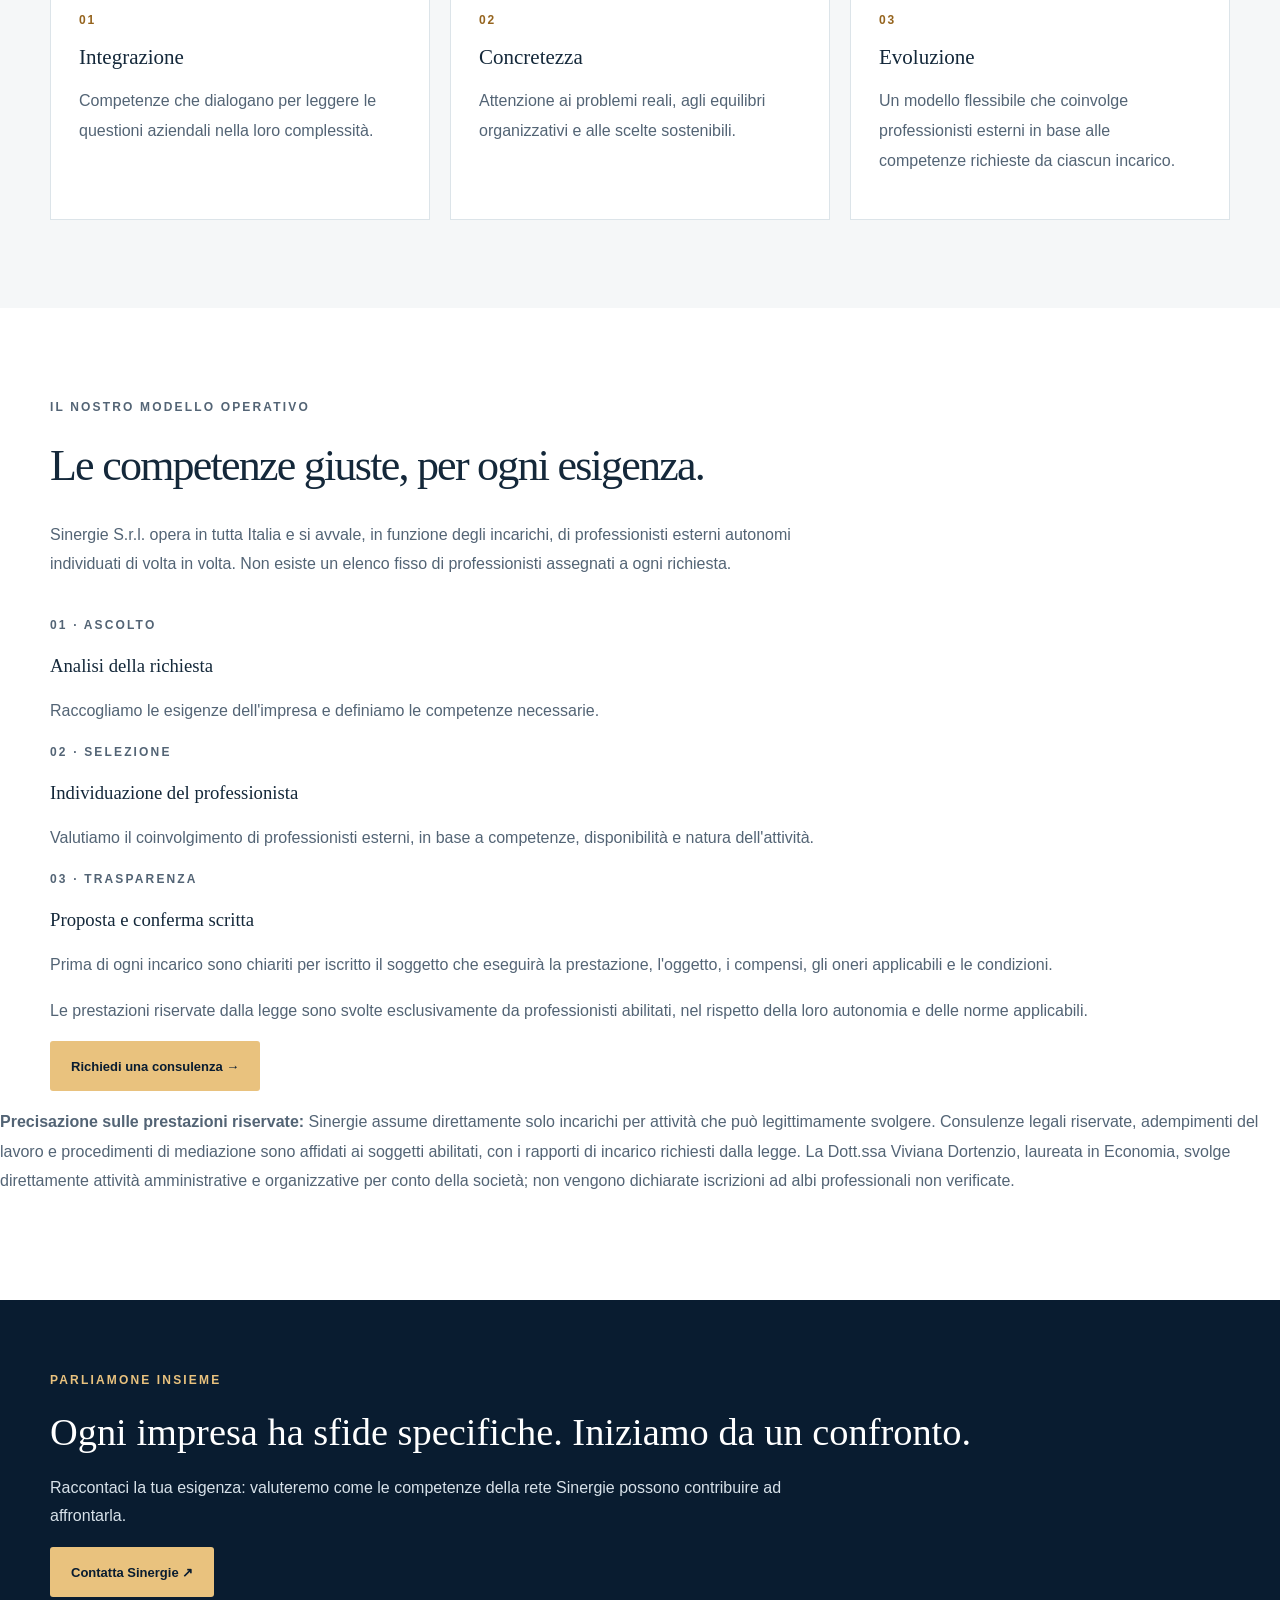
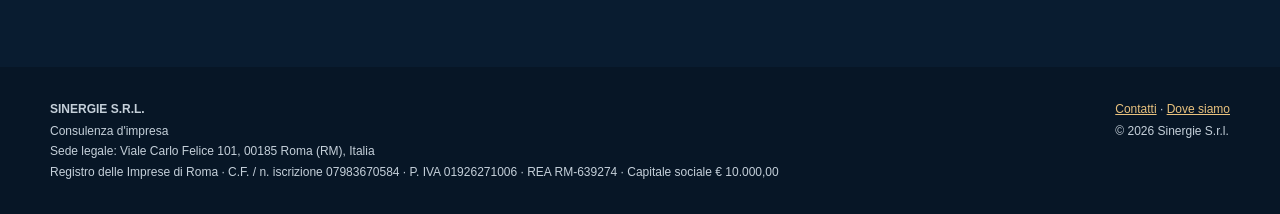
<file: chi-siamo.html>
<!DOCTYPE html>

<html lang="it"><head><meta charset="utf-8"/><meta content="width=device-width, initial-scale=1" name="viewport"/><meta content="#091c30" name="theme-color"/><title>Chi siamo | Sinergie S.r.l.</title><meta content="Scopri Sinergie S.r.l.: consulenza alle imprese su tutto il territorio nazionale con professionisti esterni individuati in base alle esigenze di ciascun incarico." name="description"/><link href="stile-sinergie.css" rel="stylesheet"/><style>
:root{--navy:#091c30;--gold:#e9c27e;--gold-dark:#95641e;--ink:#14283a;--muted:#536475;--mist:#f5f7f8;--line:#dce4e9}*{box-sizing:border-box}html{scroll-behavior:smooth;scroll-padding-top:100px}body{margin:0;font-family:'DM Sans',Arial,sans-serif;color:var(--ink)}a{color:inherit}.container{width:min(1180px,calc(100% - 44px));margin:auto}.site-header{position:sticky;top:0;z-index:10;background:#091c30;border-bottom:1px solid #ffffff20}.header-inner{min-height:78px;display:flex;align-items:center;gap:28px}.brand img{display:block;width:204px;max-width:100%;height:auto}.nav-links{margin-left:auto;display:flex;gap:22px;align-items:center}.nav-links a{color:#e8eef3;text-decoration:none;font-size:13px;font-weight:600}.nav-links a[aria-current],.nav-links a:hover{color:var(--gold)}.nav-cta,.btn{display:inline-flex;padding:13px 20px;background:var(--gold);color:var(--navy);text-decoration:none;border-radius:3px;font-size:13px;font-weight:700}.menu-toggle{display:none;background:none;border:1px solid #ffffff70;color:white;font-size:24px;padding:4px 12px}.hero{background:linear-gradient(115deg,#071626,#163b54);color:#fff;padding:100px 0 105px;position:relative;overflow:hidden}.hero:after{content:'';position:absolute;width:500px;height:500px;border:1px solid #e9c27e45;border-radius:50%;right:-180px;top:-200px;pointer-events:none}.eyebrow,.kicker{color:var(--gold-dark);font-size:12px;letter-spacing:.18em;text-transform:uppercase;font-weight:700}.hero .eyebrow{color:var(--gold)}h1,h2,h3{font-family:'Libre Baskerville',Georgia,serif;font-weight:400}h1{font-size:clamp(40px,5.5vw,68px);line-height:1.17;max-width:920px;letter-spacing:-.04em;margin:18px 0 25px}h1 em{color:var(--gold);font-style:normal}.hero p.lead{font-size:19px;line-height:1.8;color:#e0e9ef;max-width:800px;margin-bottom:32px}.section{padding:88px 0}.soft{background:var(--mist)}.section h2{font-size:clamp(29px,3.5vw,44px);line-height:1.35;letter-spacing:-.04em;margin:12px 0 24px}.section p{line-height:1.85;color:var(--muted)}.two-col{display:grid;grid-template-columns:1.35fr .65fr;gap:70px;align-items:center}.statement{background:var(--navy);color:#fff;padding:34px;border-left:4px solid var(--gold)}.statement strong{font:400 25px/1.55 'Libre Baskerville',Georgia,serif}.statement p{color:#d7e1e9}.pillars{display:grid;grid-template-columns:repeat(3,1fr);gap:20px;margin-top:32px}.pillar{padding:28px;border:1px solid var(--line);background:#fff}.pillar .num{color:var(--gold-dark);font-weight:700;font-size:12px}.pillar h3{font-size:21px;margin:17px 0 12px}.team-lead{max-width:830px}.team-grid{display:grid;grid-template-columns:repeat(2,minmax(0,1fr));gap:25px;margin-top:42px}.person{background:white;border:1px solid var(--line);display:grid;grid-template-columns:180px minmax(0,1fr);overflow:hidden;box-shadow:0 10px 26px #091c3009}.person img{display:block;width:180px;height:340px;min-height:0;object-fit:cover;object-position:center top;background:#e6eaed;align-self:start}.person-body{padding:24px 24px 26px}.expertise{font-size:10px;letter-spacing:.1em;text-transform:uppercase;color:var(--gold-dark);font-weight:700}.person h3{font-size:23px;line-height:1.35;margin:10px 0}.qualification{font-weight:700;font-size:12px!important;color:#344b5d!important;line-height:1.6!important}.person-body>p:not(.qualification){font-family:'DM Sans',Arial,sans-serif;font-size:13px;line-height:1.78;margin:12px 0 0;font-weight:400}.photo-pending{display:inline-block;margin-top:12px;font-size:11px;color:#6d7780}.cta{background:var(--navy);color:#fff;padding:70px 0}.cta h2{font-size:clamp(27px,3vw,39px);margin:0 0 20px}.cta p{color:#d7e1e9;line-height:1.8;max-width:760px}.footer{background:#071626;color:#c5d0da;padding:32px 0;font-size:12px;line-height:1.8}.footer a{color:var(--gold)}.footer-flex{display:flex;justify-content:space-between;gap:30px;flex-wrap:wrap}.footer p{margin:0}.small{font-size:12px}@media(max-width:1100px){.nav-links{gap:12px}.nav-links a{font-size:12px}.nav-cta{display:none}.team-grid{grid-template-columns:1fr}.person img{height:300px;min-height:0}}@media(max-width:760px){.header-inner{min-height:70px}.brand img{width:175px}.menu-toggle{display:block;margin-left:auto}.nav-links{display:none;position:absolute;left:0;right:0;top:70px;background:#091c30;padding:15px 24px;flex-direction:column;align-items:stretch}.nav-links.open{display:flex}.nav-links a{font-size:15px;padding:10px}.hero{padding:70px 0}.section{padding:65px 0}.two-col,.pillars{grid-template-columns:1fr;gap:18px}.team-grid{gap:18px}}@media(max-width:480px){.person{grid-template-columns:1fr}.person img{width:100%;height:340px;min-height:0;object-position:center 20%}.person-body{padding:23px}}@media(prefers-reduced-motion:reduce){html{scroll-behavior:auto}}

.legal-network{max-width:980px;margin:26px auto 36px;padding:26px 30px;border-left:3px solid var(--gold,#b08a4a);background:#f5f7f9;border-radius:0 12px 12px 0}.legal-network h3{font-size:1.2rem;color:#10283d;margin:0 0 12px}.legal-network p{margin:0 0 10px;line-height:1.75}.legal-network p:last-child{margin-bottom:0}@media(max-width:640px){.legal-network{padding:20px}}
</style><link href="logo-uniforme.css?v=4" rel="stylesheet"/></head><body><header class="site-header"><div class="header-inner"><a class="brand" href="index.html"><img alt="Sinergie S.r.l." src="logo.jpg"/></a><button aria-controls="mainNav" aria-expanded="false" aria-label="Apri menu" class="menu-toggle" id="menuToggle">☰</button><nav aria-label="Menu principale" class="nav-links" id="mainNav"><a href="index.html">Home</a><a aria-current="page" href="chi-siamo.html">Chi siamo</a><a href="index.html#servizi">Servizi</a><a href="promozioni.html">Compensi e incarichi</a><a href="link-utili.html">Link utili</a><a href="contatti.html">Contatti</a><a href="mappa.html">Dove siamo</a></nav><a class="nav-cta" href="contatti.html">Richiedi una consulenza ↗</a></div></header><main><section class="hero"><div class="container"><p class="eyebrow">SINERGIE S.R.L. · CONSULENZA INTEGRATA</p><h1>Il valore delle competenze.<br/><em>La forza delle connessioni.</em></h1><p class="lead">Sinergie S.r.l. opera su tutto il territorio nazionale, individuando di volta in volta professionisti esterni autonomi e qualificati in funzione delle specifiche esigenze delle imprese.</p><a class="btn" href="#modello-operativo">Scopri il nostro modello operativo ↓</a></div></section><section class="section" id="identita"><div class="container two-col"><div><p class="kicker">Chi siamo</p><h2>Una visione condivisa, competenze complementari.</h2><p>Sinergie S.r.l. valorizza la collaborazione tra professionisti con competenze legali, fiscali, amministrative, tecniche e organizzative. Un approccio integrato per affrontare le esigenze delle imprese con attenzione alle persone, alla tutela degli interessi aziendali e alla sostenibilità delle scelte.</p><p>La nostra forza è il dialogo tra esperienze differenti: dalla gestione delle relazioni industriali alla sicurezza sul lavoro, dalla consulenza legale alla fiscalità, fino all'organizzazione e alla gestione del personale.</p></div><aside class="statement"><p class="kicker" style="color:var(--gold)">La nostra visione</p><strong>Costruire connessioni professionali che generano valore per le imprese.</strong><p>Una consulenza capace di integrare specializzazioni, prospettive e conoscenza dei contesti aziendali.</p></aside></div></section><section class="section soft" id="visione"><div class="container"><p class="kicker">Prospettiva nazionale</p><h2>Un riferimento per le imprese in tutta Italia.</h2><p>Sinergie S.r.l. opera su tutto il territorio nazionale. Per ogni richiesta valuta le competenze necessarie e individua, in base alla disponibilità e alle caratteristiche dell’incarico, professionisti esterni autonomi e qualificati.</p><p>L’operatività nazionale non implica la presenza di sedi o professionisti stabili in ogni regione: il coinvolgimento avviene di volta in volta, secondo le esigenze del cliente.</p><div class="pillars"><div class="pillar"><span class="num">01</span><h3>Integrazione</h3><p>Competenze che dialogano per leggere le questioni aziendali nella loro complessità.</p></div><div class="pillar"><span class="num">02</span><h3>Concretezza</h3><p>Attenzione ai problemi reali, agli equilibri organizzativi e alle scelte sostenibili.</p></div><div class="pillar"><span class="num">03</span><h3>Evoluzione</h3><p>Un modello flessibile che coinvolge professionisti esterni in base alle competenze richieste da ciascun incarico.</p></div></div></div></section><section class="section" id="modello-operativo"><div class="container"><div class="section-heading"><p class="kicker">Il nostro modello operativo</p><h2>Le competenze giuste, per ogni esigenza.</h2><p>Sinergie S.r.l. opera in tutta Italia e si avvale, in funzione degli incarichi, di professionisti esterni autonomi individuati di volta in volta. Non esiste un elenco fisso di professionisti assegnati a ogni richiesta.</p></div><div class="steps-grid"><article class="step-card"><p class="kicker">01 · Ascolto</p><h3>Analisi della richiesta</h3><p>Raccogliamo le esigenze dell'impresa e definiamo le competenze necessarie.</p></article><article class="step-card"><p class="kicker">02 · Selezione</p><h3>Individuazione del professionista</h3><p>Valutiamo il coinvolgimento di professionisti esterni, in base a competenze, disponibilità e natura dell'attività.</p></article><article class="step-card"><p class="kicker">03 · Trasparenza</p><h3>Proposta e conferma scritta</h3><p>Prima di ogni incarico sono chiariti per iscritto il soggetto che eseguirà la prestazione, l'oggetto, i compensi, gli oneri applicabili e le condizioni.</p></article></div><p>Le prestazioni riservate dalla legge sono svolte esclusivamente da professionisti abilitati, nel rispetto della loro autonomia e delle norme applicabili.</p><a class="btn btn-dark" href="index.html#consulenza">Richiedi una consulenza →</a></div><p><strong>Precisazione sulle prestazioni riservate:</strong> Sinergie assume direttamente solo incarichi per attività che può legittimamente svolgere. Consulenze legali riservate, adempimenti del lavoro e procedimenti di mediazione sono affidati ai soggetti abilitati, con i rapporti di incarico richiesti dalla legge. La Dott.ssa Viviana Dortenzio, laureata in Economia, svolge direttamente attività amministrative e organizzative per conto della società; non vengono dichiarate iscrizioni ad albi professionali non verificate.</p></section><section class="cta"><div class="container"><p class="kicker" style="color:var(--gold)">Parliamone insieme</p><h2>Ogni impresa ha sfide specifiche. Iniziamo da un confronto.</h2><p>Raccontaci la tua esigenza: valuteremo come le competenze della rete Sinergie possono contribuire ad affrontarla.</p><a class="btn" href="contatti.html">Contatta Sinergie ↗</a></div></section></main><footer class="footer"><div class="container footer-flex"><div><strong>SINERGIE S.R.L.</strong><p>Consulenza d'impresa</p><p>Sede legale: Viale Carlo Felice 101, 00185 Roma (RM), Italia</p><p>Registro delle Imprese di Roma · C.F. / n. iscrizione 07983670584 · P. IVA 01926271006 · REA RM-639274 · Capitale sociale € 10.000,00</p></div><div><a href="contatti.html">Contatti</a> · <a href="mappa.html">Dove siamo</a><p>© <span id="year"></span> Sinergie S.r.l.</p></div></div></footer><script>document.getElementById('year').textContent=new Date().getFullYear();const t=document.getElementById('menuToggle'),n=document.getElementById('mainNav');t.addEventListener('click',()=>{let o=n.classList.toggle('open');t.setAttribute('aria-expanded',String(o));t.textContent=o?'×':'☰'});</script></body></html>
</file>
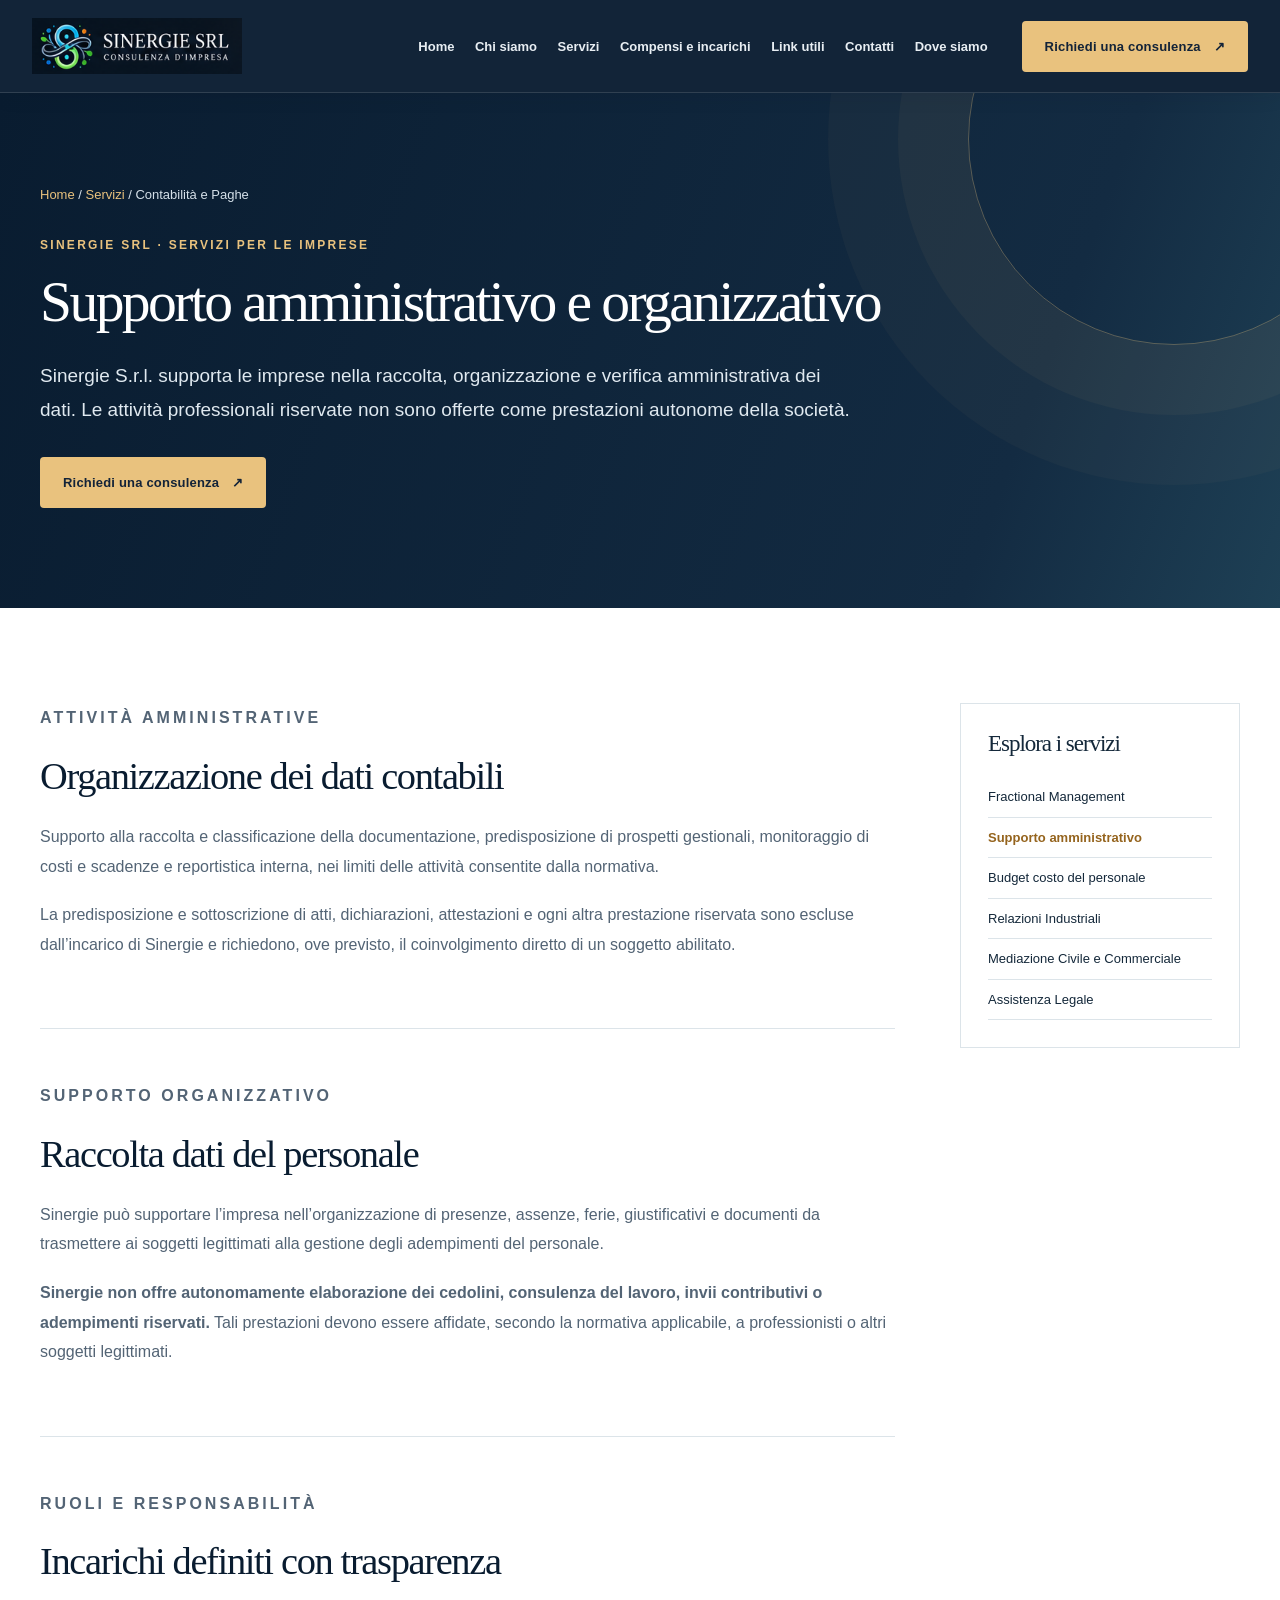
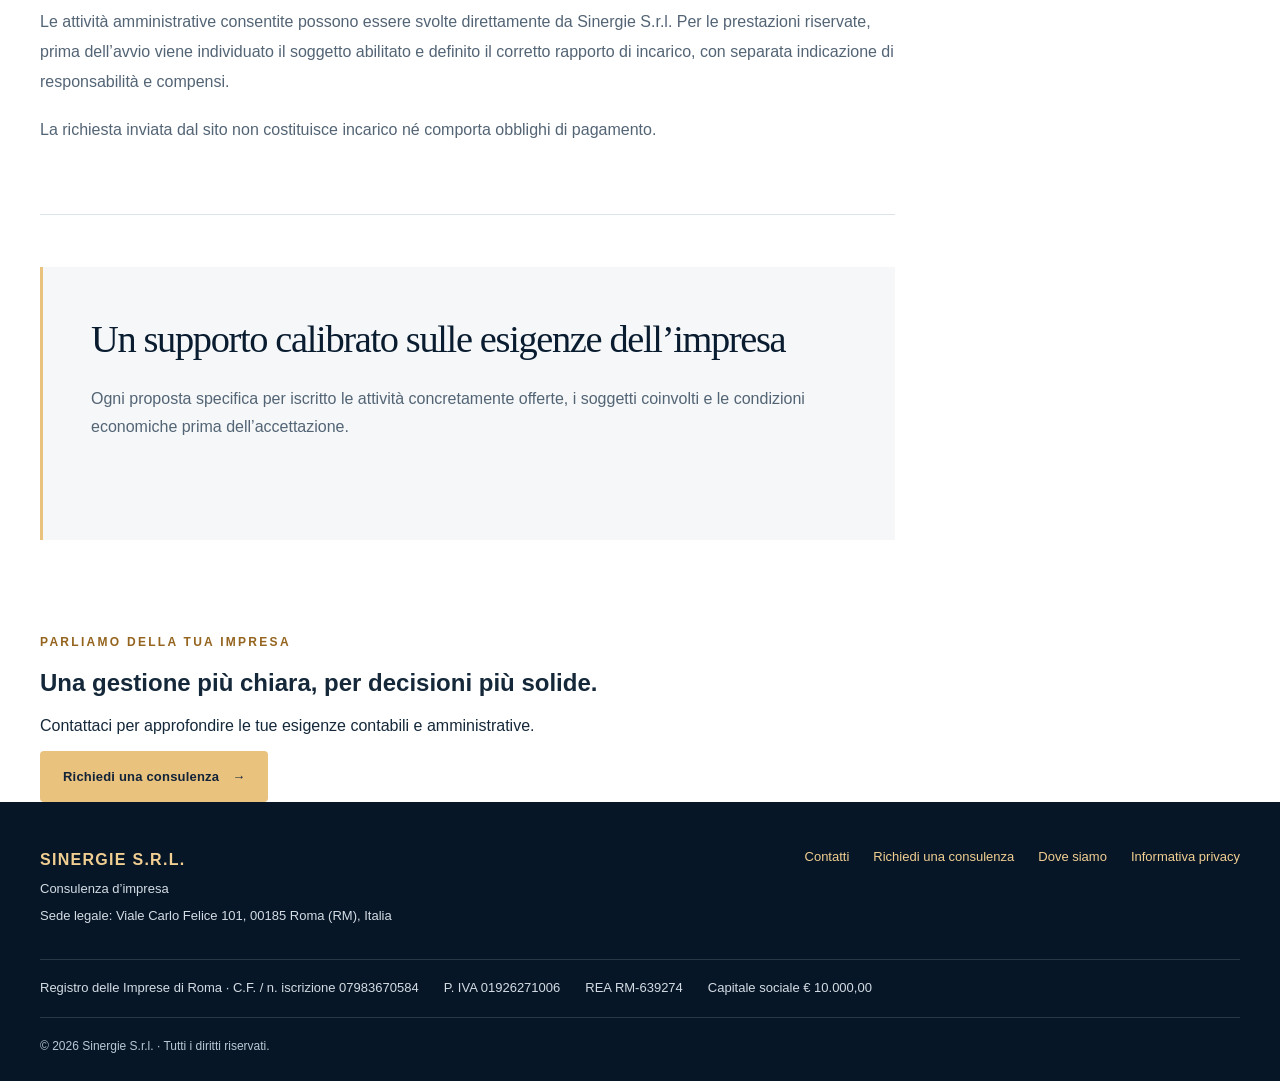
<file: contabilita-paghe.html>
<!DOCTYPE html>

<html lang="it">
<head><meta charset="utf-8"/><meta content="width=device-width, initial-scale=1" name="viewport"/><meta content="#091c30" name="theme-color"/><meta content="Supporto amministrativo, organizzazione dei documenti contabili e raccolta dati del personale. Prestazioni riservate solo tramite soggetti abilitati." name="description"/><title>Supporto amministrativo e dati del personale | Sinergie S.r.l.</title><style>
:root{--navy:#091c30;--navy-soft:#132b42;--gold:#e9c27e;--gold-dark:#95641e;--ink:#14283a;--muted:#536475;--mist:#f5f7f8;--line:#dce4e9;--serif:'Libre Baskerville',Georgia,serif;--sans:'DM Sans',Arial,sans-serif}*{box-sizing:border-box}html{scroll-behavior:smooth;scroll-padding-top:100px}body{margin:0;color:var(--ink);font-family:var(--sans);-webkit-font-smoothing:antialiased}a{color:inherit}button{font:inherit;cursor:pointer}img{max-width:100%}a:focus-visible,button:focus-visible{outline:3px solid var(--gold);outline-offset:3px}.container{width:min(1200px,calc(100% - 64px));margin-inline:auto}.skip-link{position:absolute;top:-100px;left:12px;z-index:100;background:#fff;padding:12px}.skip-link:focus{top:12px}
.site-header{position:sticky;top:0;z-index:50;background:rgba(9,28,48,.96);border-bottom:1px solid #ffffff20;backdrop-filter:blur(14px)}.header-inner{width:min(1380px,calc(100% - 64px));min-height:78px;margin:auto;display:flex;align-items:center;gap:26px}.brand{display:flex;align-items:center;flex:0 0 auto}.brand img{display:block;width:218px;height:auto}.nav-links{display:flex;align-items:center;justify-content:center;gap:clamp(13px,1.6vw,25px);margin-left:auto}.nav-links a{color:#e8eef3;text-decoration:none;font-size:13px;font-weight:600;white-space:nowrap;transition:color .2s}.nav-links a:hover,.nav-links a[aria-current]{color:var(--gold)}.nav-links a[aria-current]{text-decoration:underline;text-decoration-color:var(--gold);text-underline-offset:10px}.btn{display:inline-flex;align-items:center;justify-content:center;gap:13px;min-height:51px;padding:14px 22px;border-radius:4px;border:1px solid transparent;text-decoration:none;font-weight:700;font-size:13px;letter-spacing:.015em;transition:background .2s,transform .2s}.btn:hover{transform:translateY(-2px)}.btn-gold{background:var(--gold);color:#132338}.btn-gold:hover{background:#f2d093}.btn-dark{background:var(--navy);color:#fff}.header-cta{margin-left:8px;white-space:nowrap}.menu-toggle{display:none;background:transparent;color:white;border:1px solid #ffffff60;border-radius:4px;padding:9px 12px;font-size:23px}
.page-hero{position:relative;overflow:hidden;background:linear-gradient(112deg,#071626 0%,#102f49 76%,#1d4660 100%);color:#fff;padding:100px 0 108px}.page-hero:after{content:"";position:absolute;right:-100px;top:-230px;width:620px;height:620px;border:1px solid #e9c27e45;border-radius:50%;box-shadow:0 0 0 85px #e9c27e0a,0 0 0 170px #e9c27e08;pointer-events:none}.page-hero .container{position:relative;z-index:1}.eyebrow{display:flex;align-items:center;gap:12px;margin:0 0 25px;color:var(--gold);font-size:12px;font-weight:700;letter-spacing:.2em;text-transform:uppercase}.eyebrow:before{content:"";width:31px;height:1px;background:currentColor}.page-hero h1{font:400 clamp(44px,5.2vw,70px)/1.2 var(--serif);letter-spacing:-.05em;margin:0 0 23px}.page-hero h1 em{font-style:normal;color:var(--gold)}.page-hero .lead{font-size:clamp(17px,1.6vw,20px);line-height:1.75;color:#e1eaf1;max-width:780px;margin:0 0 30px}.hero-actions{display:flex;flex-wrap:wrap;gap:12px}.hero-actions .secondary{color:white;border:1px solid #ffffff80;background:transparent}
.section{padding:95px 0}.section-soft{background:var(--mist)}.kicker{color:var(--gold-dark);font-size:12px;font-weight:700;letter-spacing:.19em;text-transform:uppercase;margin:0 0 15px}.section h2{font:400 clamp(30px,3.4vw,45px)/1.3 var(--serif);letter-spacing:-.045em;margin:0 0 22px}.section p{font-size:16px;line-height:1.85;color:var(--muted)}.intro-layout{display:grid;grid-template-columns:1.3fr .7fr;gap:75px;align-items:start}.intro-layout .copy p{margin:0 0 22px}.highlight{background:var(--navy);color:#fff;padding:38px;position:relative}.highlight .kicker{color:var(--gold)}.highlight h3{font:400 25px/1.5 var(--serif);margin:0 0 16px}.highlight p{color:#d7e1e9;margin:0}.card-grid{display:grid;grid-template-columns:repeat(2,minmax(0,1fr));gap:20px;margin-top:36px}.value-card,.service-card{background:#fff;border:1px solid var(--line);padding:32px;transition:transform .2s,border-color .2s}.value-card:hover,.service-card:hover{transform:translateY(-3px);border-color:#c7ac79}.card-index{color:var(--gold-dark);font-size:12px;font-weight:700;letter-spacing:.15em}.card-grid h3{font:400 23px/1.4 var(--serif);margin:18px 0 10px}.card-grid p{font-size:14px;margin:0}.service-card{background:#fff}.service-links{display:grid;grid-template-columns:repeat(2,minmax(0,1fr));gap:12px;margin-top:32px}.service-links a{display:flex;justify-content:space-between;align-items:center;gap:18px;padding:18px 20px;border:1px solid var(--line);text-decoration:none;font-size:14px;font-weight:600;background:#fff}.service-links a:hover{border-color:var(--gold-dark)}.service-links span{color:var(--gold-dark);font-size:20px}.contact-band{background:var(--navy);color:#fff;padding:72px 0}.contact-band-inner{display:flex;align-items:center;justify-content:space-between;gap:35px}.contact-band .kicker{color:var(--gold)}.contact-band h2{font:400 clamp(28px,3.2vw,42px)/1.35 var(--serif);margin:0 0 12px}.contact-band p{color:#d7e1e9;line-height:1.7;margin:0;max-width:700px}.footer{background:#071626;color:#c5d0da;padding:34px 0;font-size:12px}.footer-inner{display:flex;justify-content:space-between;align-items:center;gap:20px;flex-wrap:wrap}.footer a{color:#efd09a}.footer p{margin:0;line-height:1.7}
@media(max-width:1200px){.header-inner{gap:17px}.brand img{width:190px}.nav-links{gap:13px}.nav-links a{font-size:12px}.header-cta{padding:12px 13px;font-size:12px}}@media(max-width:1000px){.header-inner{min-height:74px}.brand img{width:215px}.menu-toggle{display:block;margin-left:auto}.header-cta{display:none}.nav-links{display:none;position:absolute;top:100%;left:0;right:0;background:var(--navy);padding:12px 32px 24px;flex-direction:column;align-items:stretch;gap:0;border-top:1px solid #ffffff20;box-shadow:0 15px 30px #0002}.nav-links.open{display:flex}.nav-links a{font-size:15px;padding:13px 0}.nav-links a[aria-current]{text-decoration:none}.intro-layout{gap:35px}}@media(max-width:760px){.container,.header-inner{width:min(100% - 38px,1200px)}.page-hero{padding:72px 0 80px}.section{padding:70px 0}.intro-layout,.card-grid,.service-links{grid-template-columns:1fr}.contact-band-inner{flex-direction:column;align-items:flex-start}.footer-inner{flex-direction:column;align-items:flex-start}}@media(max-width:520px){.brand img{width:188px}.page-hero h1{font-size:42px}.hero-actions{flex-direction:column}.hero-actions .btn{width:100%}.value-card,.service-card,.highlight{padding:25px}.contact-band{padding:55px 0}}@media(prefers-reduced-motion:reduce){html{scroll-behavior:auto}*,*:before,*:after{transition:none!important}}

/* Pagina servizio: estensioni coerenti con homepage */
.service-hero{background:linear-gradient(110deg,#091c30 0%,#132b42 78%,#1e4055 100%);color:white;padding:94px 0 100px;position:relative;overflow:hidden}
.service-hero:after{content:"";position:absolute;width:410px;height:410px;right:-100px;top:-160px;border:1px solid #e9c27e55;border-radius:50%;box-shadow:0 0 0 70px #e9c27e0a,0 0 0 140px #e9c27e08;pointer-events:none}
.service-hero .kicker{color:#e9c27e}.service-hero h1{font:400 clamp(36px,4.5vw,62px)/1.2 var(--serif);letter-spacing:-.045em;max-width:900px;margin:0 0 23px}.service-hero h1 em{color:var(--gold);font-style:normal}.service-lead{font-size:clamp(16px,1.5vw,19px);line-height:1.8;max-width:820px;color:#e0e9f0;margin:0 0 30px}.service-breadcrumb{font-size:13px;color:#d5e0e9;margin-bottom:36px}.service-breadcrumb a{color:#e9c27e;text-decoration:none}.service-breadcrumb a:hover{text-decoration:underline}
.service-layout{display:grid;grid-template-columns:minmax(0,1fr) 280px;gap:65px;align-items:start}.service-main{min-width:0}.service-block{padding:0 0 50px;margin-bottom:52px;border-bottom:1px solid var(--line)}.service-block:last-child{border:0;margin-bottom:0}.service-block h2{font:400 clamp(27px,3vw,39px)/1.3 var(--serif);letter-spacing:-.035em;margin:0 0 20px;color:var(--navy)}.service-block p{font-size:16px;line-height:1.85;color:var(--muted);margin:0 0 19px}.service-list{padding:0;margin:22px 0 0;list-style:none}.service-list li{position:relative;padding:15px 0 15px 31px;border-bottom:1px solid var(--line);line-height:1.7;color:var(--ink)}.service-list li:before{content:'✓';position:absolute;left:0;color:#9b6a25;font-weight:700}.service-sidebar{position:sticky;top:105px;border:1px solid var(--line);padding:27px;background:#fff}.service-sidebar h2{font:400 23px var(--serif);margin:0 0 20px}.service-sidebar h3{font-size:12px;letter-spacing:.1em;text-transform:uppercase;color:var(--gold-dark);margin:23px 0 10px}.service-sidebar a{display:block;text-decoration:none;font-size:13px;line-height:1.5;padding:10px 0;border-bottom:1px solid var(--line)}.service-sidebar a:hover,.service-sidebar a[aria-current]{color:#95641e}.service-sidebar a[aria-current]{font-weight:700}.service-closing{background:var(--mist);padding:48px;border-left:3px solid var(--gold)}.service-closing p{color:var(--muted);line-height:1.8}.service-closing p:last-child{margin-bottom:0}
@media(max-width:900px){.service-layout{grid-template-columns:1fr;gap:25px}.service-sidebar{position:static;order:-1}.service-sidebar-links{display:grid;grid-template-columns:repeat(2,minmax(0,1fr));column-gap:22px}}@media(max-width:600px){.service-hero{padding:58px 0 70px}.service-hero h1{font-size:36px}.service-sidebar-links{grid-template-columns:1fr}.service-closing{padding:28px}.service-block{padding-bottom:28px;margin-bottom:35px}}
</style><link href="stile-sinergie-esistenti.css" rel="stylesheet"/><meta content="website" property="og:type"/><meta content="Gestione Contabile e Paghe | Sinergie Srl" property="og:title"/><meta content="index,follow" name="robots"/><link href="logo-uniforme.css?v=4" rel="stylesheet"/></head>
<body><a class="skip-link" href="#contenuto">Vai al contenuto</a>
<header class="site-header"><div class="header-inner"><a aria-label="Sinergie Srl, torna alla homepage" class="brand" href="index.html#home"><img alt="Sinergie Srl — Consulenza d'impresa" height="72" src="logo.jpg"/></a><button aria-controls="mainNav" aria-expanded="false" aria-label="Apri menu" class="menu-toggle" id="menuToggle" type="button">☰</button><nav aria-label="Navigazione principale" class="nav-links" id="mainNav"><a href="index.html#home">Home</a><a href="chi-siamo.html">Chi siamo</a><a href="index.html#servizi">Servizi</a><a href="promozioni.html">Compensi e incarichi</a><a href="link-utili.html">Link utili</a><a href="contatti.html">Contatti</a><a href="mappa.html">Dove siamo</a></nav><a class="btn btn-gold header-cta" href="index.html#consulenza">Richiedi una consulenza <span aria-hidden="true">↗</span></a></div></header>
<main id="contenuto"><section class="service-hero"><div class="container"><div class="service-breadcrumb"><a href="index.html">Home</a> / <a href="index.html#servizi">Servizi</a> / Contabilità e Paghe</div><p class="kicker">SINERGIE SRL · SERVIZI PER LE IMPRESE</p><h1>Supporto amministrativo e organizzativo</h1><p class="service-lead">Sinergie S.r.l. supporta le imprese nella raccolta, organizzazione e verifica amministrativa dei dati. Le attività professionali riservate non sono offerte come prestazioni autonome della società.</p><a class="btn btn-gold" href="index.html#consulenza">Richiedi una consulenza <span aria-hidden="true">↗</span></a></div></section><section class="section"><div class="container service-layout"><div class="service-main"><section class="service-block"><p class="kicker">Attività amministrative</p><h2>Organizzazione dei dati contabili</h2><p>Supporto alla raccolta e classificazione della documentazione, predisposizione di prospetti gestionali, monitoraggio di costi e scadenze e reportistica interna, nei limiti delle attività consentite dalla normativa.</p><p>La predisposizione e sottoscrizione di atti, dichiarazioni, attestazioni e ogni altra prestazione riservata sono escluse dall’incarico di Sinergie e richiedono, ove previsto, il coinvolgimento diretto di un soggetto abilitato.</p></section><section class="service-block"><p class="kicker">Supporto organizzativo</p><h2>Raccolta dati del personale</h2><p>Sinergie può supportare l’impresa nell’organizzazione di presenze, assenze, ferie, giustificativi e documenti da trasmettere ai soggetti legittimati alla gestione degli adempimenti del personale.</p><p><strong>Sinergie non offre autonomamente elaborazione dei cedolini, consulenza del lavoro, invii contributivi o adempimenti riservati.</strong> Tali prestazioni devono essere affidate, secondo la normativa applicabile, a professionisti o altri soggetti legittimati.</p></section><section aria-labelledby="competenze-impresa" class="service-block"><p class="kicker">Ruoli e responsabilità</p><h2>Incarichi definiti con trasparenza</h2><p>Le attività amministrative consentite possono essere svolte direttamente da Sinergie S.r.l. Per le prestazioni riservate, prima dell’avvio viene individuato il soggetto abilitato e definito il corretto rapporto di incarico, con separata indicazione di responsabilità e compensi.</p><p>La richiesta inviata dal sito non costituisce incarico né comporta obblighi di pagamento.</p></section><div class="service-closing"><div class="service-block"><h2>Un supporto calibrato sulle esigenze dell’impresa</h2><p>Ogni proposta specifica per iscritto le attività concretamente offerte, i soggetti coinvolti e le condizioni economiche prima dell’accettazione.</p></div></div></div><aside aria-label="Altri servizi" class="service-sidebar"><h2>Esplora i servizi</h2><div class="service-sidebar-links"><a href="fractional-management.html">Fractional Management</a><a aria-current="page" href="contabilita-paghe.html">Supporto amministrativo</a><a href="budget-costo-personale.html">Budget costo del personale</a><a href="gestione-relazioni-industriali.html">Relazioni Industriali</a><a href="mediazione-civile-commerciale.html">Mediazione Civile e Commerciale</a><a href="assistenza-legale.html">Assistenza Legale</a></div></aside></div></section><section class="contact-banner"><div class="container contact-banner-inner"><div><p class="kicker">Parliamo della tua impresa</p><h2>Una gestione più chiara, per decisioni più solide.</h2><p>Contattaci per approfondire le tue esigenze contabili e amministrative.</p></div><a class="btn btn-gold" href="index.html#consulenza">Richiedi una consulenza <span aria-hidden="true">→</span></a></div></section></main>
<footer class="footer corporate-footer" role="contentinfo"><div class="container"><div class="corporate-footer-top"><div><p class="corporate-footer-name">SINERGIE S.R.L.</p><p>Consulenza d’impresa</p><p>Sede legale: Viale Carlo Felice 101, 00185 Roma (RM), Italia</p></div><div class="corporate-footer-links"><a href="contatti.html">Contatti</a><a href="index.html#consulenza">Richiedi una consulenza</a><a href="mappa.html">Dove siamo</a><a href="privacy.html">Informativa privacy</a></div></div><div class="corporate-footer-data"><span>Registro delle Imprese di Roma · C.F. / n. iscrizione 07983670584</span><span>P. IVA 01926271006</span><span>REA RM-639274</span><span>Capitale sociale € 10.000,00</span></div><div class="corporate-footer-bottom"><span>© <span data-year=""></span> Sinergie S.r.l. · Tutti i diritti riservati.</span></div></div></footer>
<script>(function(){'use strict';const toggle=document.getElementById('menuToggle');const nav=document.getElementById('mainNav');function closeMenu(){nav.classList.remove('open');toggle.setAttribute('aria-expanded','false');toggle.setAttribute('aria-label','Apri menu');toggle.textContent='☰'}toggle.addEventListener('click',()=>{const opened=nav.classList.toggle('open');toggle.setAttribute('aria-expanded',String(opened));toggle.setAttribute('aria-label',opened?'Chiudi menu':'Apri menu');toggle.textContent=opened?'×':'☰'});nav.querySelectorAll('a').forEach(a=>a.addEventListener('click',closeMenu));document.addEventListener('keydown',e=>{if(e.key==='Escape')closeMenu()});document.querySelectorAll('[data-year]').forEach(el => { el.textContent = new Date().getFullYear(); })})()</script>
</body></html>
</file>
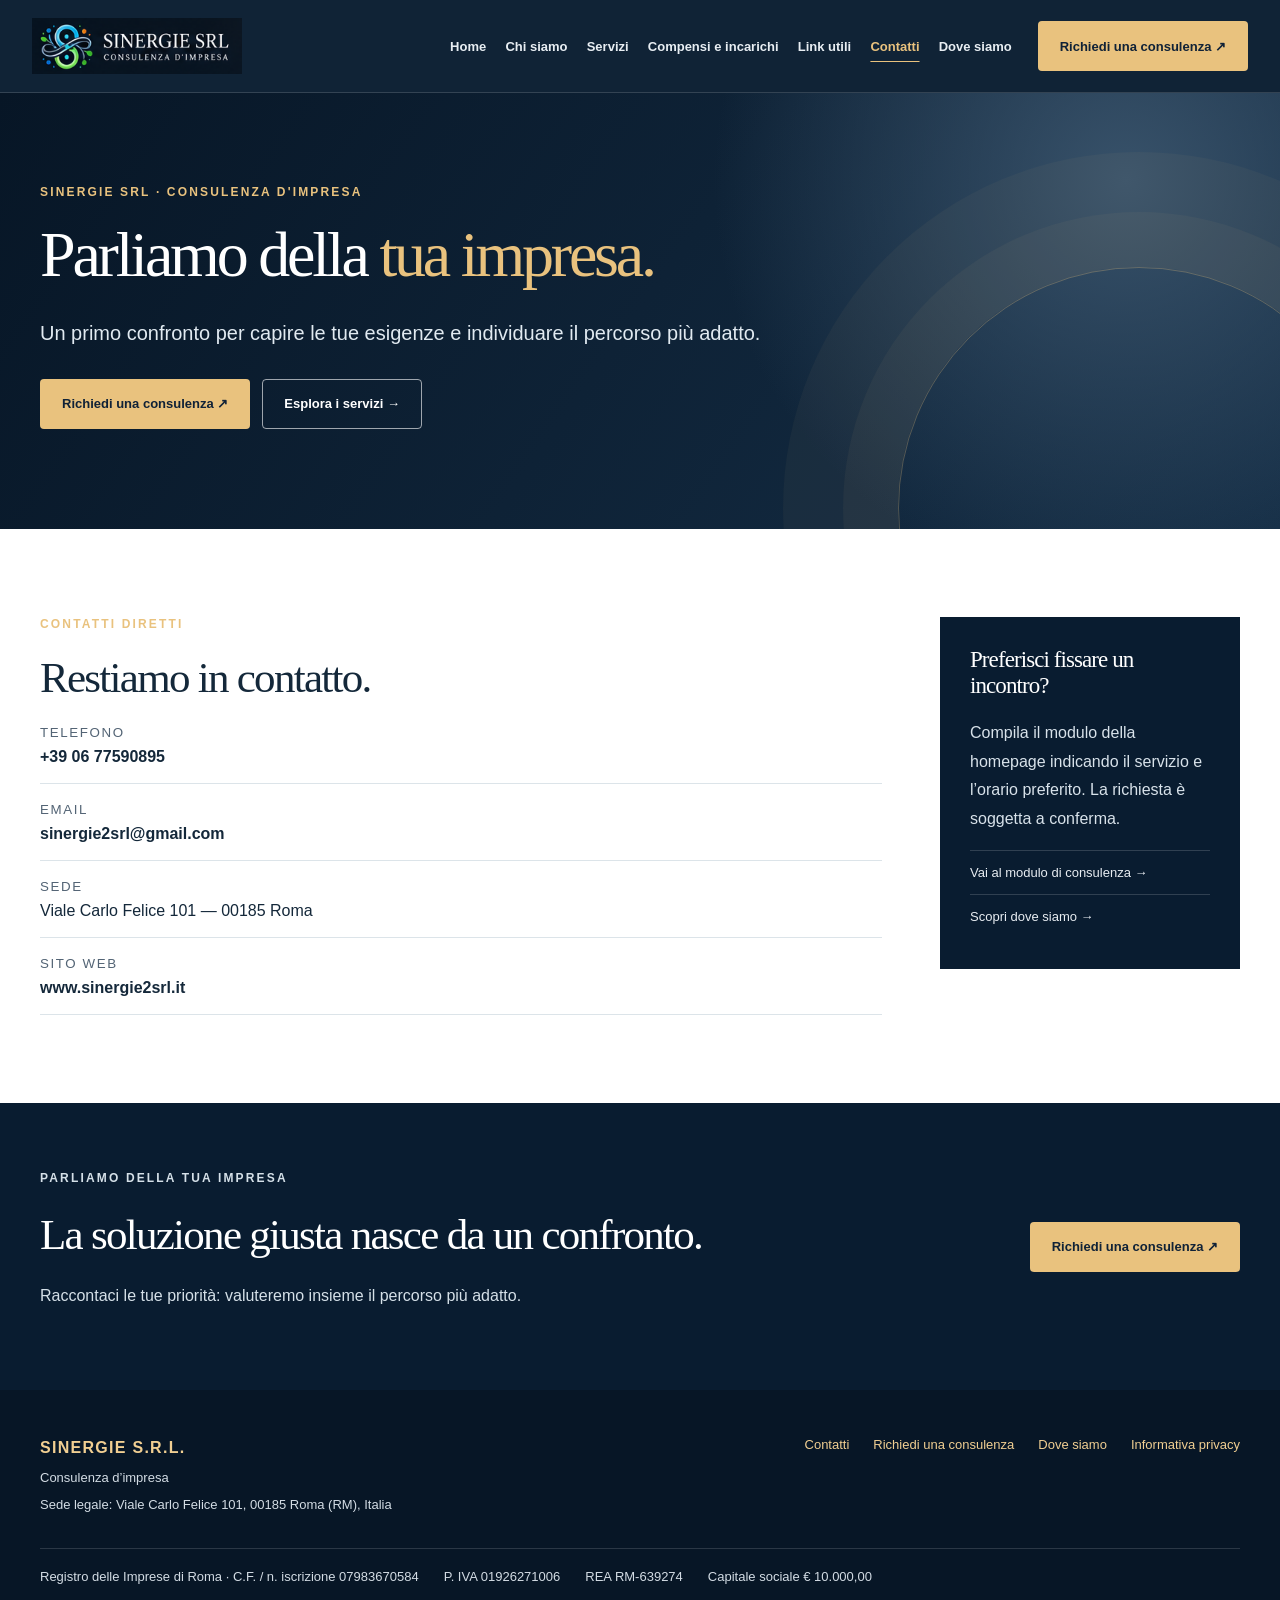
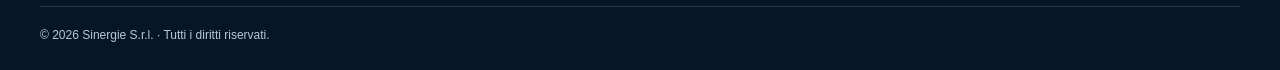
<file: contatti.html>
<!DOCTYPE html>

<!DOCTYPE html>

<html lang="it"><head><meta charset="utf-8"/><meta content="width=device-width,initial-scale=1" name="viewport"/><meta content="#091c30" name="theme-color"/><meta content="Un primo confronto per capire le tue esigenze e individuare il percorso più adatto." name="description"/><title>Parliamo della tua impresa. | Sinergie Srl</title><link href="stile-sinergie.css" rel="stylesheet"/><meta content="website" property="og:type"/><meta content="Parliamo della tua impresa. | Sinergie Srl" property="og:title"/><meta content="index,follow" name="robots"/><link href="logo-uniforme.css?v=4" rel="stylesheet"/></head><body><a class="skip-link" href="#contenuto">Vai al contenuto</a><header class="site-header"><div class="header-inner"><a aria-label="Sinergie Srl, homepage" class="brand" href="index.html#home"><img alt="Sinergie Srl — Consulenza d’impresa" height="72" src="logo.jpg"/></a><button aria-controls="mainNav" aria-expanded="false" aria-label="Apri menu" class="menu-toggle" id="menuToggle" type="button">☰</button><nav aria-label="Navigazione principale" class="nav-links" id="mainNav"><a href="index.html#home">Home</a><a href="chi-siamo.html">Chi siamo</a><a href="index.html#servizi">Servizi</a><a href="promozioni.html">Compensi e incarichi</a><a href="link-utili.html">Link utili</a><a aria-current="page" href="contatti.html">Contatti</a><a href="mappa.html">Dove siamo</a></nav><a class="btn btn-gold header-cta" href="index.html#consulenza">Richiedi una consulenza ↗</a></div></header><main id="contenuto"><section class="page-hero"><div class="container"><p class="eyebrow">Sinergie Srl · Consulenza d'impresa</p><h1>Parliamo della <em>tua impresa.</em></h1><p class="lead">Un primo confronto per capire le tue esigenze e individuare il percorso più adatto.</p><div class="hero-actions"><a class="btn btn-gold" href="index.html#consulenza">Richiedi una consulenza ↗</a><a class="btn btn-outline" href="index.html#servizi">Esplora i servizi →</a></div></div></section><section class="section"><div class="container content-layout"><div><p class="kicker">Contatti diretti</p><h2>Restiamo in contatto.</h2><div class="contact-details"><div><small>Telefono</small><a href="tel:+390677590895">+39 06 77590895</a></div><div><small>Email</small><a href="mailto:sinergie2srl@gmail.com">sinergie2srl@gmail.com</a></div><div><small>Sede</small>Viale Carlo Felice 101 — 00185 Roma</div><div><small>Sito web</small><a href="https://www.sinergie2srl.it">www.sinergie2srl.it</a></div></div></div><aside class="side-panel"><h2>Preferisci fissare un incontro?</h2><p style="line-height:1.8;color:#d8e2ea">Compila il modulo della homepage indicando il servizio e l’orario preferito. La richiesta è soggetta a conferma.</p><a href="index.html#consulenza">Vai al modulo di consulenza →</a><a href="mappa.html">Scopri dove siamo →</a></aside></div></section><section class="contact-band"><div class="container contact-band-inner"><div><p class="kicker">Parliamo della tua impresa</p><h2>La soluzione giusta nasce da un confronto.</h2><p>Raccontaci le tue priorità: valuteremo insieme il percorso più adatto.</p></div><a class="btn btn-gold" href="index.html#consulenza">Richiedi una consulenza ↗</a></div></section></main><footer class="footer corporate-footer" role="contentinfo"><div class="container"><div class="corporate-footer-top"><div><p class="corporate-footer-name">SINERGIE S.R.L.</p><p>Consulenza d’impresa</p><p>Sede legale: Viale Carlo Felice 101, 00185 Roma (RM), Italia</p></div><div class="corporate-footer-links"><a href="contatti.html">Contatti</a><a href="index.html#consulenza">Richiedi una consulenza</a><a href="mappa.html">Dove siamo</a><a href="privacy.html">Informativa privacy</a></div></div><div class="corporate-footer-data"><span>Registro delle Imprese di Roma · C.F. / n. iscrizione 07983670584</span><span>P. IVA 01926271006</span><span>REA RM-639274</span><span>Capitale sociale € 10.000,00</span></div><div class="corporate-footer-bottom"><span>© <span data-year=""></span> Sinergie S.r.l. · Tutti i diritti riservati.</span></div></div></footer><script defer="" src="menu.js"></script><script>document.querySelectorAll("[data-year]").forEach(el => { el.textContent = new Date().getFullYear(); });</script></body></html>
</file>
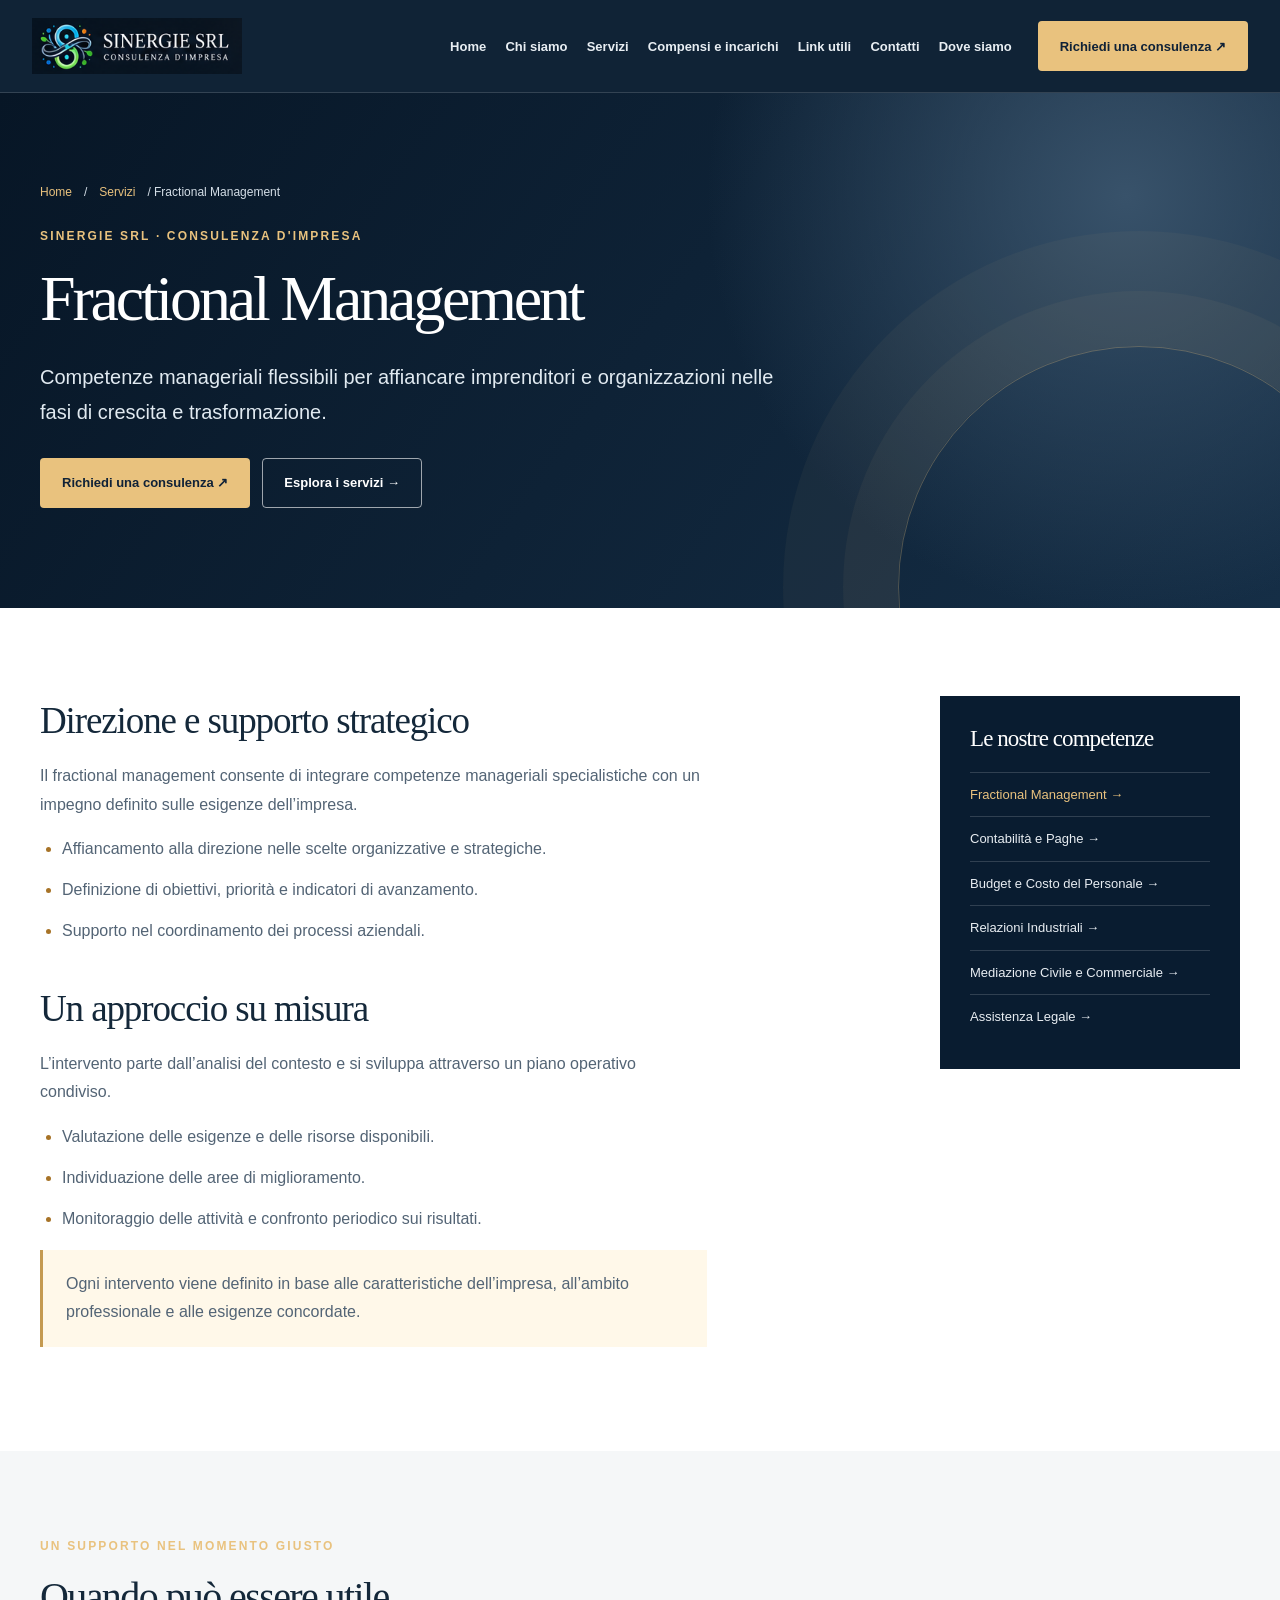
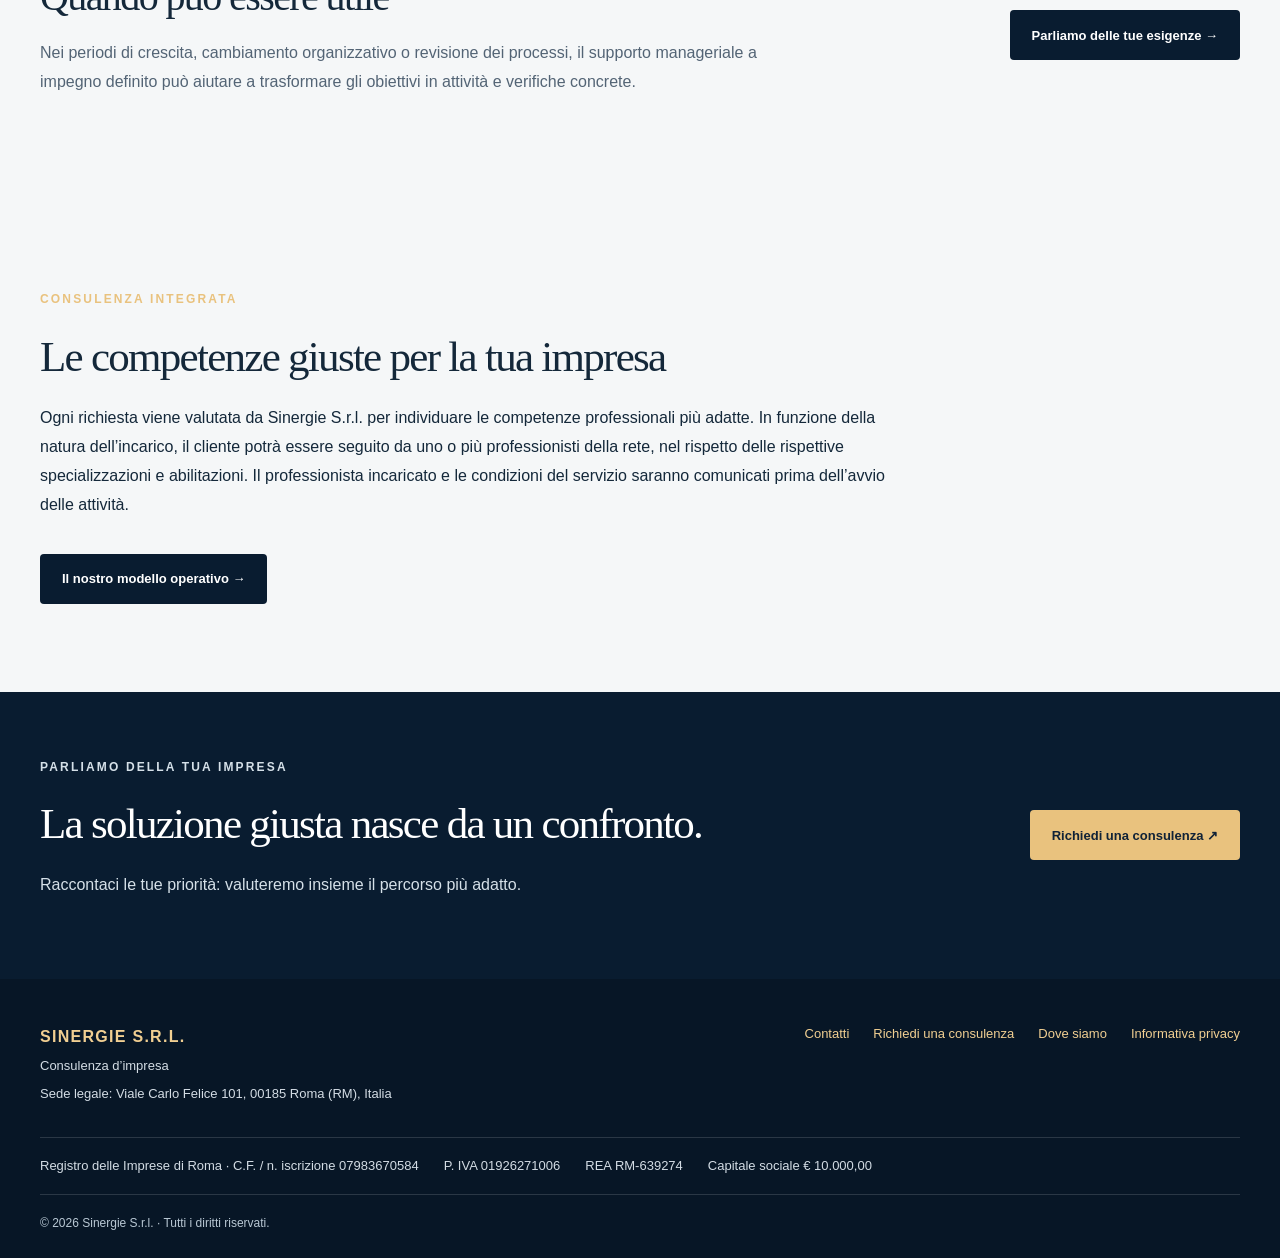
<file: fractional-management.html>
<!DOCTYPE html>

<html lang="it"><head><meta charset="utf-8"/><meta content="width=device-width,initial-scale=1" name="viewport"/><meta content="#091c30" name="theme-color"/><meta content="Competenze manageriali flessibili per affiancare imprenditori e organizzazioni nelle fasi di crescita e trasformazione." name="description"/><title>Fractional Management | Sinergie Srl</title><link href="stile-sinergie.css" rel="stylesheet"/><style>.section-soft .container>p{max-width:850px;line-height:1.8}.section-soft .btn{margin-top:18px}</style><link href="logo-uniforme.css?v=4" rel="stylesheet"/></head><body><a class="skip-link" href="#contenuto">Vai al contenuto</a><header class="site-header"><div class="header-inner"><a class="brand" href="index.html#home"><img alt="Sinergie Srl — Consulenza d’impresa" height="72" src="logo.jpg"/></a><button aria-controls="mainNav" aria-expanded="false" aria-label="Apri menu" class="menu-toggle" id="menuToggle" type="button">☰</button><nav aria-label="Navigazione principale" class="nav-links" id="mainNav"><a href="index.html#home">Home</a><a href="chi-siamo.html">Chi siamo</a><a href="index.html#servizi">Servizi</a><a href="promozioni.html">Compensi e incarichi</a><a href="link-utili.html">Link utili</a><a href="contatti.html">Contatti</a><a href="mappa.html">Dove siamo</a></nav><a class="btn btn-gold header-cta" href="index.html#consulenza">Richiedi una consulenza ↗</a></div></header><main id="contenuto"><section class="page-hero"><div class="container"><nav aria-label="Percorso" class="breadcrumbs"><a href="index.html">Home</a> / <a href="index.html#servizi">Servizi</a> / Fractional Management</nav><p class="eyebrow">Sinergie Srl · Consulenza d'impresa</p><h1>Fractional Management</h1><p class="lead">Competenze manageriali flessibili per affiancare imprenditori e organizzazioni nelle fasi di crescita e trasformazione.</p><div class="hero-actions"><a class="btn btn-gold" href="index.html#consulenza">Richiedi una consulenza ↗</a><a class="btn btn-outline" href="index.html#servizi">Esplora i servizi →</a></div></div></section><section class="section"><div class="container content-layout"><article class="prose"><h2>Direzione e supporto strategico</h2><p>Il fractional management consente di integrare competenze manageriali specialistiche con un impegno definito sulle esigenze dell’impresa.</p><ul><li>Affiancamento alla direzione nelle scelte organizzative e strategiche.</li><li>Definizione di obiettivi, priorità e indicatori di avanzamento.</li><li>Supporto nel coordinamento dei processi aziendali.</li></ul><h2>Un approccio su misura</h2><p>L’intervento parte dall’analisi del contesto e si sviluppa attraverso un piano operativo condiviso.</p><ul><li>Valutazione delle esigenze e delle risorse disponibili.</li><li>Individuazione delle aree di miglioramento.</li><li>Monitoraggio delle attività e confronto periodico sui risultati.</li></ul><p class="note">Ogni intervento viene definito in base alle caratteristiche dell’impresa, all’ambito professionale e alle esigenze concordate.</p></article><aside aria-label="Altri servizi" class="side-panel"><h2>Le nostre competenze</h2><a aria-current="page" href="fractional-management.html">Fractional Management →</a><a href="contabilita-paghe.html">Contabilità e Paghe →</a><a href="budget-costo-personale.html">Budget e Costo del Personale →</a><a href="gestione-relazioni-industriali.html">Relazioni Industriali →</a><a href="mediazione-civile-commerciale.html">Mediazione Civile e Commerciale →</a><a href="assistenza-legale.html">Assistenza Legale →</a></aside></div></section><section class="section section-soft decision-section"><div class="container decision-inner"><div><p class="kicker">Un supporto nel momento giusto</p><h2>Quando può essere utile</h2><p>Nei periodi di crescita, cambiamento organizzativo o revisione dei processi, il supporto manageriale a impegno definito può aiutare a trasformare gli obiettivi in attività e verifiche concrete.</p></div><a class="btn btn-dark" href="contatti.html">Parliamo delle tue esigenze →</a></div></section><section aria-labelledby="team-service-title" class="section section-soft"><div class="container"><p class="kicker">Consulenza integrata</p><h2 id="team-service-title">Le competenze giuste per la tua impresa</h2><p>Ogni richiesta viene valutata da Sinergie S.r.l. per individuare le competenze professionali più adatte. In funzione della natura dell’incarico, il cliente potrà essere seguito da uno o più professionisti della rete, nel rispetto delle rispettive specializzazioni e abilitazioni. Il professionista incaricato e le condizioni del servizio saranno comunicati prima dell’avvio delle attività.</p><a class="btn btn-dark" href="chi-siamo.html#modello-operativo">Il nostro modello operativo →</a></div></section><section class="contact-band"><div class="container contact-band-inner"><div><p class="kicker">Parliamo della tua impresa</p><h2>La soluzione giusta nasce da un confronto.</h2><p>Raccontaci le tue priorità: valuteremo insieme il percorso più adatto.</p></div><a class="btn btn-gold" href="index.html#consulenza">Richiedi una consulenza ↗</a></div></section></main><footer class="footer corporate-footer" role="contentinfo"><div class="container"><div class="corporate-footer-top"><div><p class="corporate-footer-name">SINERGIE S.R.L.</p><p>Consulenza d’impresa</p><p>Sede legale: Viale Carlo Felice 101, 00185 Roma (RM), Italia</p></div><div class="corporate-footer-links"><a href="contatti.html">Contatti</a><a href="index.html#consulenza">Richiedi una consulenza</a><a href="mappa.html">Dove siamo</a><a href="privacy.html">Informativa privacy</a></div></div><div class="corporate-footer-data"><span>Registro delle Imprese di Roma · C.F. / n. iscrizione 07983670584</span><span>P. IVA 01926271006</span><span>REA RM-639274</span><span>Capitale sociale € 10.000,00</span></div><div class="corporate-footer-bottom"><span>© <span data-year=""></span> Sinergie S.r.l. · Tutti i diritti riservati.</span></div></div></footer><script defer="" src="menu.js"></script><script>document.querySelectorAll('[data-year]').forEach(el=>el.textContent=new Date().getFullYear());</script></body></html>
</file>
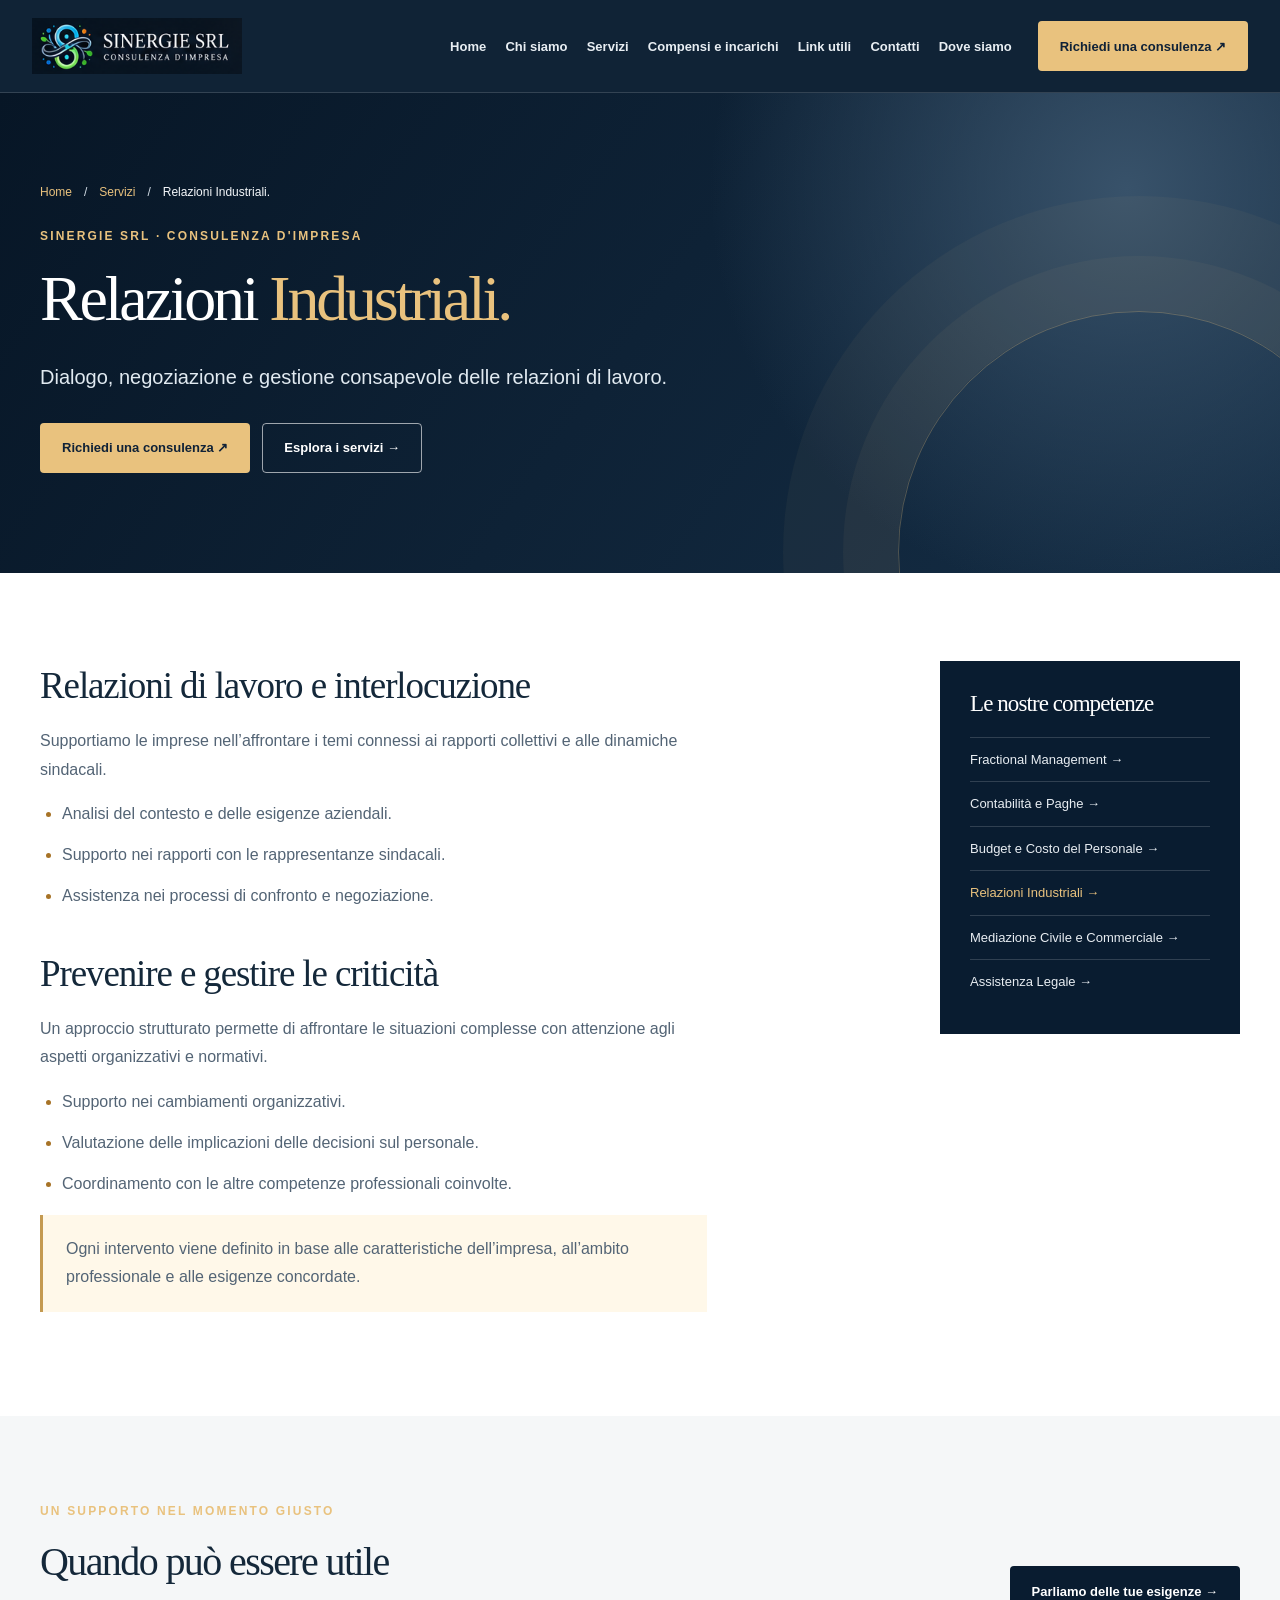
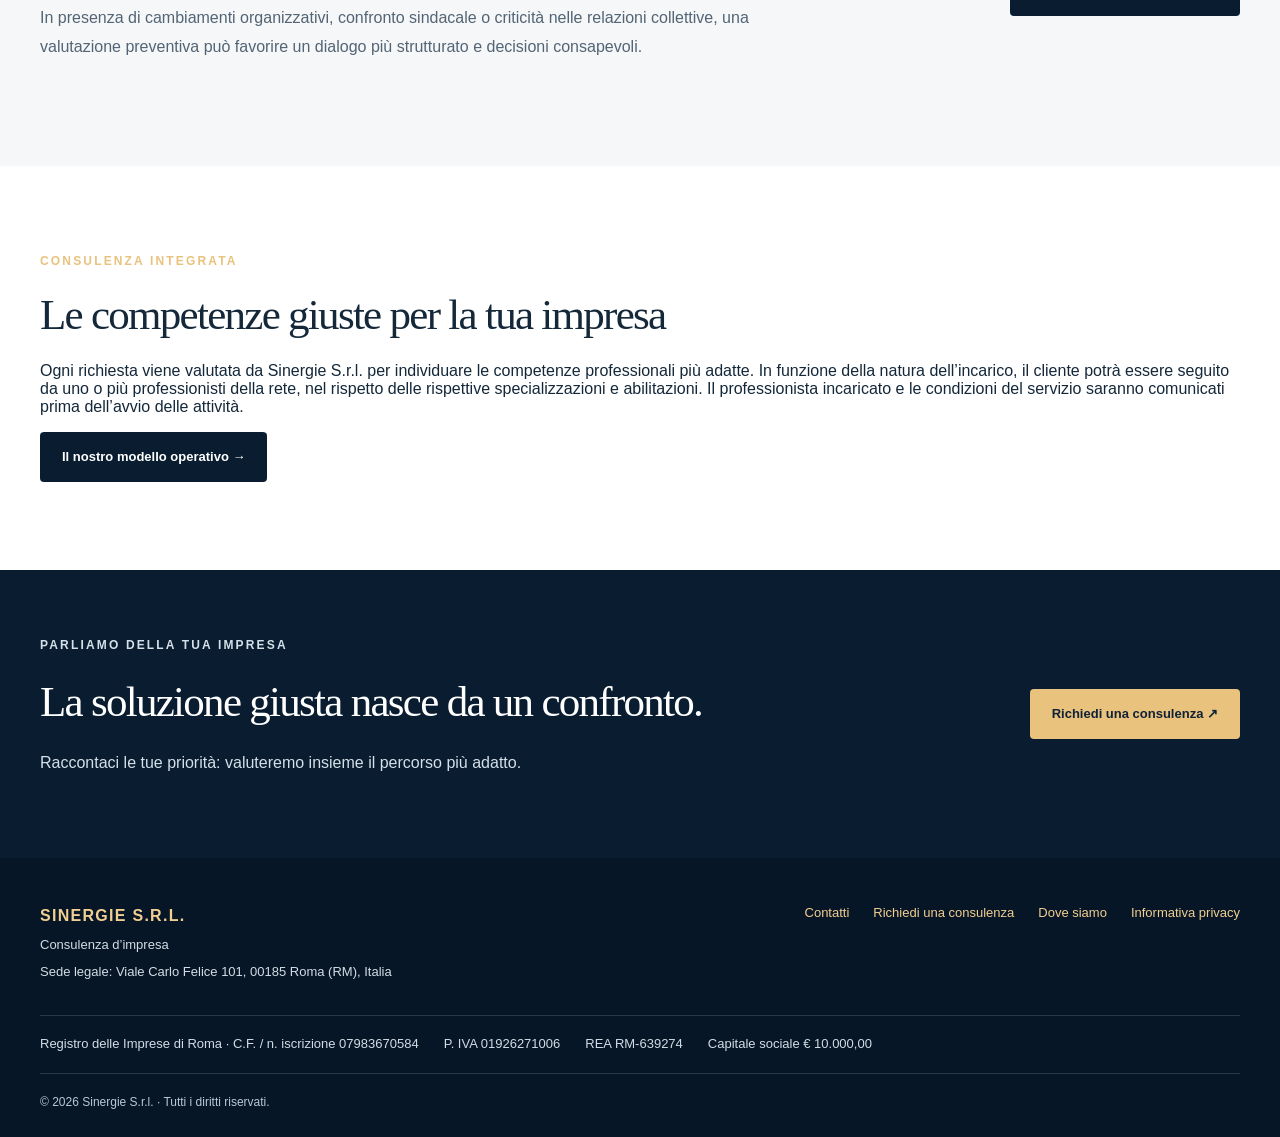
<file: gestione-relazioni-industriali.html>
<!DOCTYPE html>

<html lang="it"><head><meta charset="utf-8"/><meta content="width=device-width,initial-scale=1" name="viewport"/><meta content="#091c30" name="theme-color"/><meta content="Dialogo, negoziazione e gestione consapevole delle relazioni di lavoro." name="description"/><title>Relazioni Industriali. | Sinergie Srl</title><link href="stile-sinergie.css" rel="stylesheet"/><meta content="website" property="og:type"/><meta content="Relazioni Industriali. | Sinergie Srl" property="og:title"/><meta content="index,follow" name="robots"/><link href="logo-uniforme.css?v=4" rel="stylesheet"/></head><body><a class="skip-link" href="#contenuto">Vai al contenuto</a><header class="site-header"><div class="header-inner"><a aria-label="Sinergie Srl, homepage" class="brand" href="index.html#home"><img alt="Sinergie Srl — Consulenza d’impresa" height="72" src="logo.jpg"/></a><button aria-controls="mainNav" aria-expanded="false" aria-label="Apri menu" class="menu-toggle" id="menuToggle" type="button">☰</button><nav aria-label="Navigazione principale" class="nav-links" id="mainNav"><a href="index.html#home">Home</a><a href="chi-siamo.html">Chi siamo</a><a href="index.html#servizi">Servizi</a><a href="promozioni.html">Compensi e incarichi</a><a href="link-utili.html">Link utili</a><a href="contatti.html">Contatti</a><a href="mappa.html">Dove siamo</a></nav><a class="btn btn-gold header-cta" href="index.html#consulenza">Richiedi una consulenza ↗</a></div></header><main id="contenuto"><section class="page-hero"><div class="container"><nav aria-label="Percorso" class="breadcrumbs"><a href="index.html">Home</a><span aria-hidden="true">/</span><a href="index.html#servizi">Servizi</a><span aria-hidden="true">/</span><span>Relazioni Industriali.</span></nav><p class="eyebrow">Sinergie Srl · Consulenza d'impresa</p><h1>Relazioni <em>Industriali.</em></h1><p class="lead">Dialogo, negoziazione e gestione consapevole delle relazioni di lavoro.</p><div class="hero-actions"><a class="btn btn-gold" href="index.html#consulenza">Richiedi una consulenza ↗</a><a class="btn btn-outline" href="index.html#servizi">Esplora i servizi →</a></div></div></section><section class="section"><div class="container content-layout"><article class="prose"><h2>Relazioni di lavoro e interlocuzione</h2><p>Supportiamo le imprese nell’affrontare i temi connessi ai rapporti collettivi e alle dinamiche sindacali.</p><ul><li>Analisi del contesto e delle esigenze aziendali.</li><li>Supporto nei rapporti con le rappresentanze sindacali.</li><li>Assistenza nei processi di confronto e negoziazione.</li></ul><h2>Prevenire e gestire le criticità</h2><p>Un approccio strutturato permette di affrontare le situazioni complesse con attenzione agli aspetti organizzativi e normativi.</p><ul><li>Supporto nei cambiamenti organizzativi.</li><li>Valutazione delle implicazioni delle decisioni sul personale.</li><li>Coordinamento con le altre competenze professionali coinvolte.</li></ul><p class="note">Ogni intervento viene definito in base alle caratteristiche dell’impresa, all’ambito professionale e alle esigenze concordate.</p></article><aside aria-label="Altri servizi" class="side-panel"><h2>Le nostre competenze</h2><a href="fractional-management.html">Fractional Management →</a><a href="contabilita-paghe.html">Contabilità e Paghe →</a><a href="budget-costo-personale.html">Budget e Costo del Personale →</a><a aria-current="page" href="gestione-relazioni-industriali.html">Relazioni Industriali →</a><a href="mediazione-civile-commerciale.html">Mediazione Civile e Commerciale →</a><a href="assistenza-legale.html">Assistenza Legale →</a></aside></div></section><section aria-label="Quando richiedere un confronto" class="section section-soft decision-section"><div class="container decision-inner"><div><p class="kicker">Un supporto nel momento giusto</p><h2>Quando può essere utile</h2><p>In presenza di cambiamenti organizzativi, confronto sindacale o criticità nelle relazioni collettive, una valutazione preventiva può favorire un dialogo più strutturato e decisioni consapevoli.</p></div><a class="btn btn-dark" href="contatti.html">Parliamo delle tue esigenze →</a></div></section><section aria-labelledby="team-service-title" class="section"><div class="container"><p class="kicker">Consulenza integrata</p><h2 id="team-service-title">Le competenze giuste per la tua impresa</h2><p>Ogni richiesta viene valutata da Sinergie S.r.l. per individuare le competenze professionali più adatte. In funzione della natura dell’incarico, il cliente potrà essere seguito da uno o più professionisti della rete, nel rispetto delle rispettive specializzazioni e abilitazioni. Il professionista incaricato e le condizioni del servizio saranno comunicati prima dell’avvio delle attività.</p><a class="btn btn-dark" href="chi-siamo.html#modello-operativo">Il nostro modello operativo →</a></div></section><section class="contact-band"><div class="container contact-band-inner"><div><p class="kicker">Parliamo della tua impresa</p><h2>La soluzione giusta nasce da un confronto.</h2><p>Raccontaci le tue priorità: valuteremo insieme il percorso più adatto.</p></div><a class="btn btn-gold" href="index.html#consulenza">Richiedi una consulenza ↗</a></div></section></main><footer class="footer corporate-footer" role="contentinfo"><div class="container"><div class="corporate-footer-top"><div><p class="corporate-footer-name">SINERGIE S.R.L.</p><p>Consulenza d’impresa</p><p>Sede legale: Viale Carlo Felice 101, 00185 Roma (RM), Italia</p></div><div class="corporate-footer-links"><a href="contatti.html">Contatti</a><a href="index.html#consulenza">Richiedi una consulenza</a><a href="mappa.html">Dove siamo</a><a href="privacy.html">Informativa privacy</a></div></div><div class="corporate-footer-data"><span>Registro delle Imprese di Roma · C.F. / n. iscrizione 07983670584</span><span>P. IVA 01926271006</span><span>REA RM-639274</span><span>Capitale sociale € 10.000,00</span></div><div class="corporate-footer-bottom"><span>© <span data-year=""></span> Sinergie S.r.l. · Tutti i diritti riservati.</span></div></div></footer><script defer="" src="menu.js"></script><script>document.querySelectorAll('[data-year]').forEach(el=>el.textContent=new Date().getFullYear());</script></body></html>
</file>
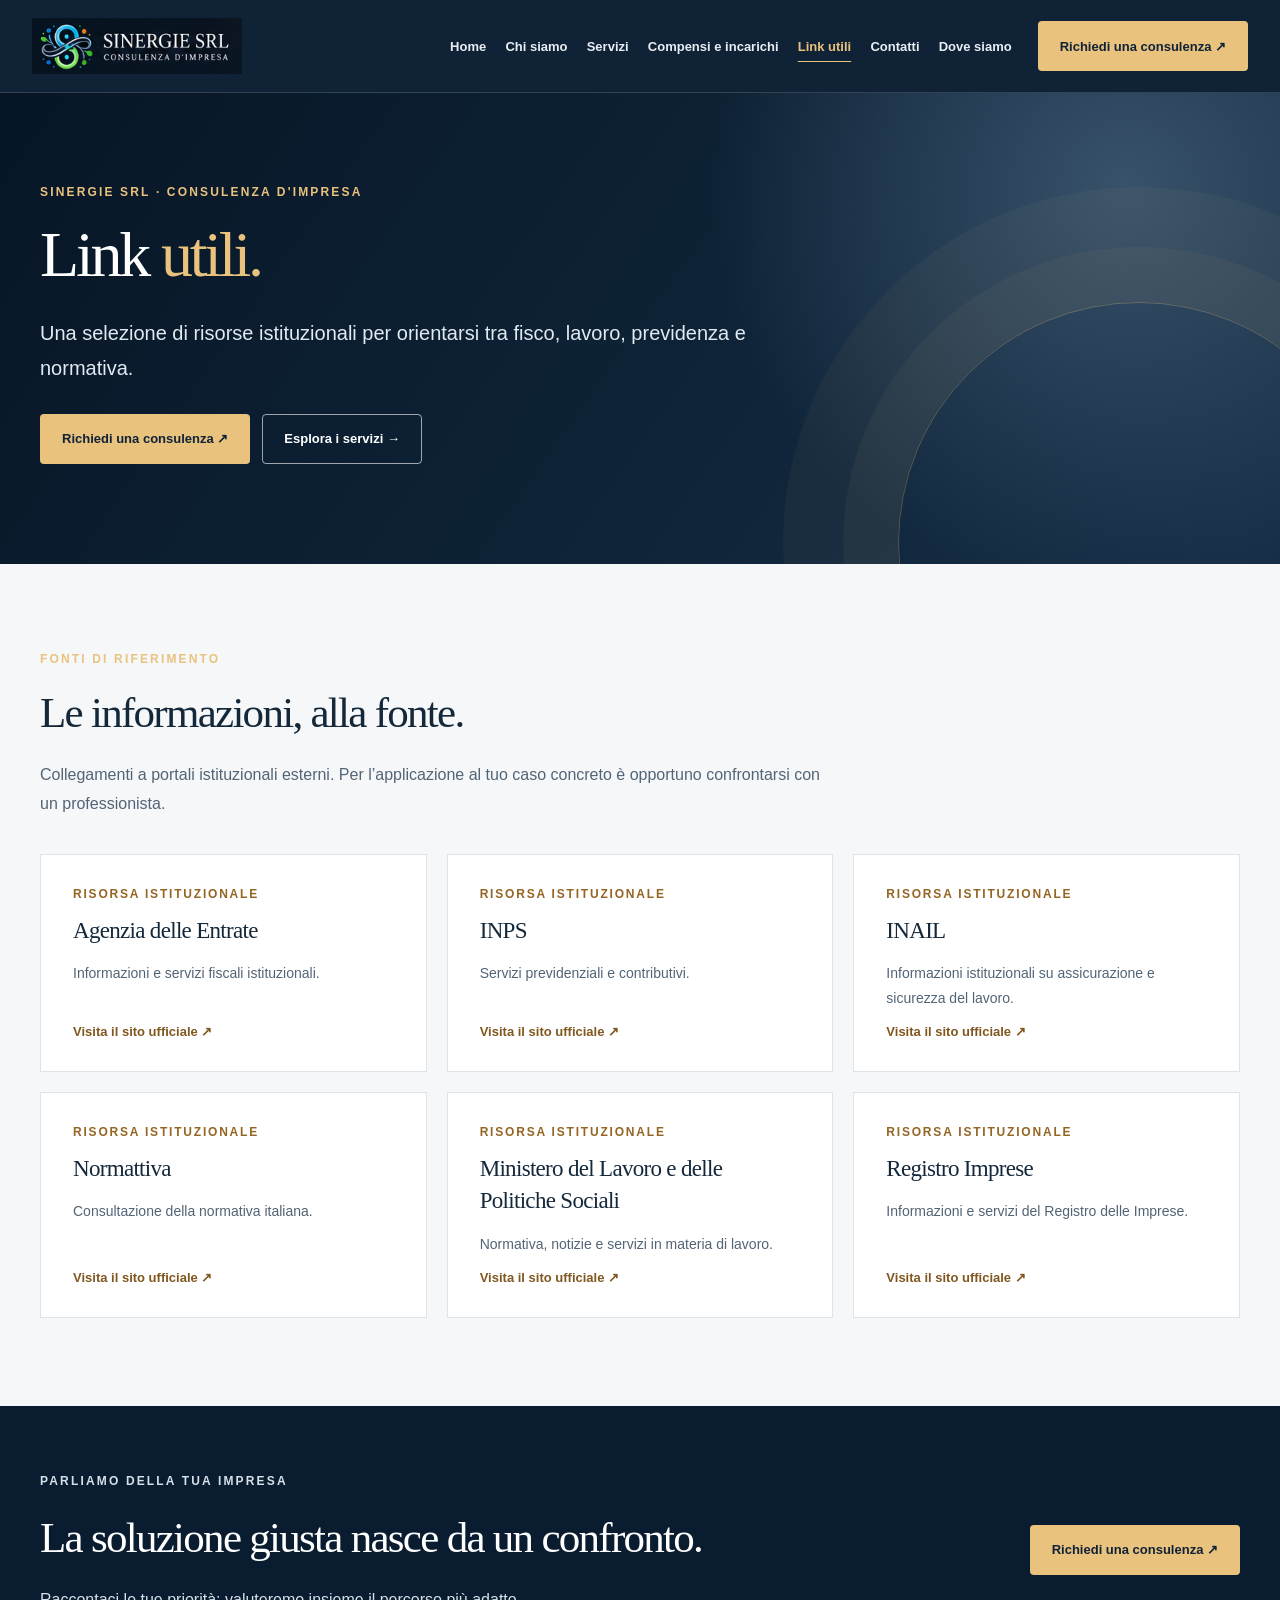
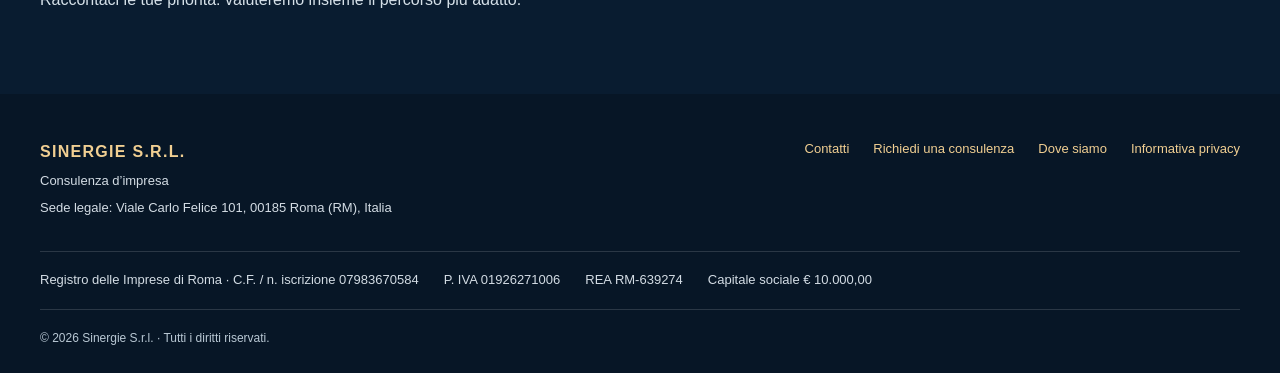
<file: link-utili.html>
<!DOCTYPE html>

<!DOCTYPE html>

<html lang="it"><head><meta charset="utf-8"/><meta content="width=device-width,initial-scale=1" name="viewport"/><meta content="#091c30" name="theme-color"/><meta content="Una selezione di risorse istituzionali per orientarsi tra fisco, lavoro, previdenza e normativa." name="description"/><title>Link utili. | Sinergie Srl</title><link href="stile-sinergie.css" rel="stylesheet"/><meta content="website" property="og:type"/><meta content="Link utili. | Sinergie Srl" property="og:title"/><meta content="index,follow" name="robots"/><link href="logo-uniforme.css?v=4" rel="stylesheet"/></head><body><a class="skip-link" href="#contenuto">Vai al contenuto</a><header class="site-header"><div class="header-inner"><a aria-label="Sinergie Srl, homepage" class="brand" href="index.html#home"><img alt="Sinergie Srl — Consulenza d’impresa" height="72" src="logo.jpg"/></a><button aria-controls="mainNav" aria-expanded="false" aria-label="Apri menu" class="menu-toggle" id="menuToggle" type="button">☰</button><nav aria-label="Navigazione principale" class="nav-links" id="mainNav"><a href="index.html#home">Home</a><a href="chi-siamo.html">Chi siamo</a><a href="index.html#servizi">Servizi</a><a href="promozioni.html">Compensi e incarichi</a><a aria-current="page" href="link-utili.html">Link utili</a><a href="contatti.html">Contatti</a><a href="mappa.html">Dove siamo</a></nav><a class="btn btn-gold header-cta" href="index.html#consulenza">Richiedi una consulenza ↗</a></div></header><main id="contenuto"><section class="page-hero"><div class="container"><p class="eyebrow">Sinergie Srl · Consulenza d'impresa</p><h1>Link <em>utili.</em></h1><p class="lead">Una selezione di risorse istituzionali per orientarsi tra fisco, lavoro, previdenza e normativa.</p><div class="hero-actions"><a class="btn btn-gold" href="index.html#consulenza">Richiedi una consulenza ↗</a><a class="btn btn-outline" href="index.html#servizi">Esplora i servizi →</a></div></div></section><section class="section section-soft"><div class="container"><div class="section-heading"><p class="kicker">Fonti di riferimento</p><h2>Le informazioni, alla fonte.</h2><p>Collegamenti a portali istituzionali esterni. Per l’applicazione al tuo caso concreto è opportuno confrontarsi con un professionista.</p></div><div class="grid"><article class="card"><span class="num">RISORSA ISTITUZIONALE</span><h3>Agenzia delle Entrate</h3><p>Informazioni e servizi fiscali istituzionali.</p><a href="https://www.agenziaentrate.gov.it" rel="noopener noreferrer" target="_blank">Visita il sito ufficiale ↗</a></article><article class="card"><span class="num">RISORSA ISTITUZIONALE</span><h3>INPS</h3><p>Servizi previdenziali e contributivi.</p><a href="https://www.inps.it" rel="noopener noreferrer" target="_blank">Visita il sito ufficiale ↗</a></article><article class="card"><span class="num">RISORSA ISTITUZIONALE</span><h3>INAIL</h3><p>Informazioni istituzionali su assicurazione e sicurezza del lavoro.</p><a href="https://www.inail.it" rel="noopener noreferrer" target="_blank">Visita il sito ufficiale ↗</a></article><article class="card"><span class="num">RISORSA ISTITUZIONALE</span><h3>Normattiva</h3><p>Consultazione della normativa italiana.</p><a href="https://www.normattiva.it" rel="noopener noreferrer" target="_blank">Visita il sito ufficiale ↗</a></article><article class="card"><span class="num">RISORSA ISTITUZIONALE</span><h3>Ministero del Lavoro e delle Politiche Sociali</h3><p>Normativa, notizie e servizi in materia di lavoro.</p><a href="https://www.lavoro.gov.it" rel="noopener noreferrer" target="_blank">Visita il sito ufficiale ↗</a></article><article class="card"><span class="num">RISORSA ISTITUZIONALE</span><h3>Registro Imprese</h3><p>Informazioni e servizi del Registro delle Imprese.</p><a href="https://www.registroimprese.it" rel="noopener noreferrer" target="_blank">Visita il sito ufficiale ↗</a></article></div></div></section><section class="contact-band"><div class="container contact-band-inner"><div><p class="kicker">Parliamo della tua impresa</p><h2>La soluzione giusta nasce da un confronto.</h2><p>Raccontaci le tue priorità: valuteremo insieme il percorso più adatto.</p></div><a class="btn btn-gold" href="index.html#consulenza">Richiedi una consulenza ↗</a></div></section></main><footer class="footer corporate-footer" role="contentinfo"><div class="container"><div class="corporate-footer-top"><div><p class="corporate-footer-name">SINERGIE S.R.L.</p><p>Consulenza d’impresa</p><p>Sede legale: Viale Carlo Felice 101, 00185 Roma (RM), Italia</p></div><div class="corporate-footer-links"><a href="contatti.html">Contatti</a><a href="index.html#consulenza">Richiedi una consulenza</a><a href="mappa.html">Dove siamo</a><a href="privacy.html">Informativa privacy</a></div></div><div class="corporate-footer-data"><span>Registro delle Imprese di Roma · C.F. / n. iscrizione 07983670584</span><span>P. IVA 01926271006</span><span>REA RM-639274</span><span>Capitale sociale € 10.000,00</span></div><div class="corporate-footer-bottom"><span>© <span data-year=""></span> Sinergie S.r.l. · Tutti i diritti riservati.</span></div></div></footer><script defer="" src="menu.js"></script><script>document.querySelectorAll("[data-year]").forEach(el => { el.textContent = new Date().getFullYear(); });</script></body></html>
</file>
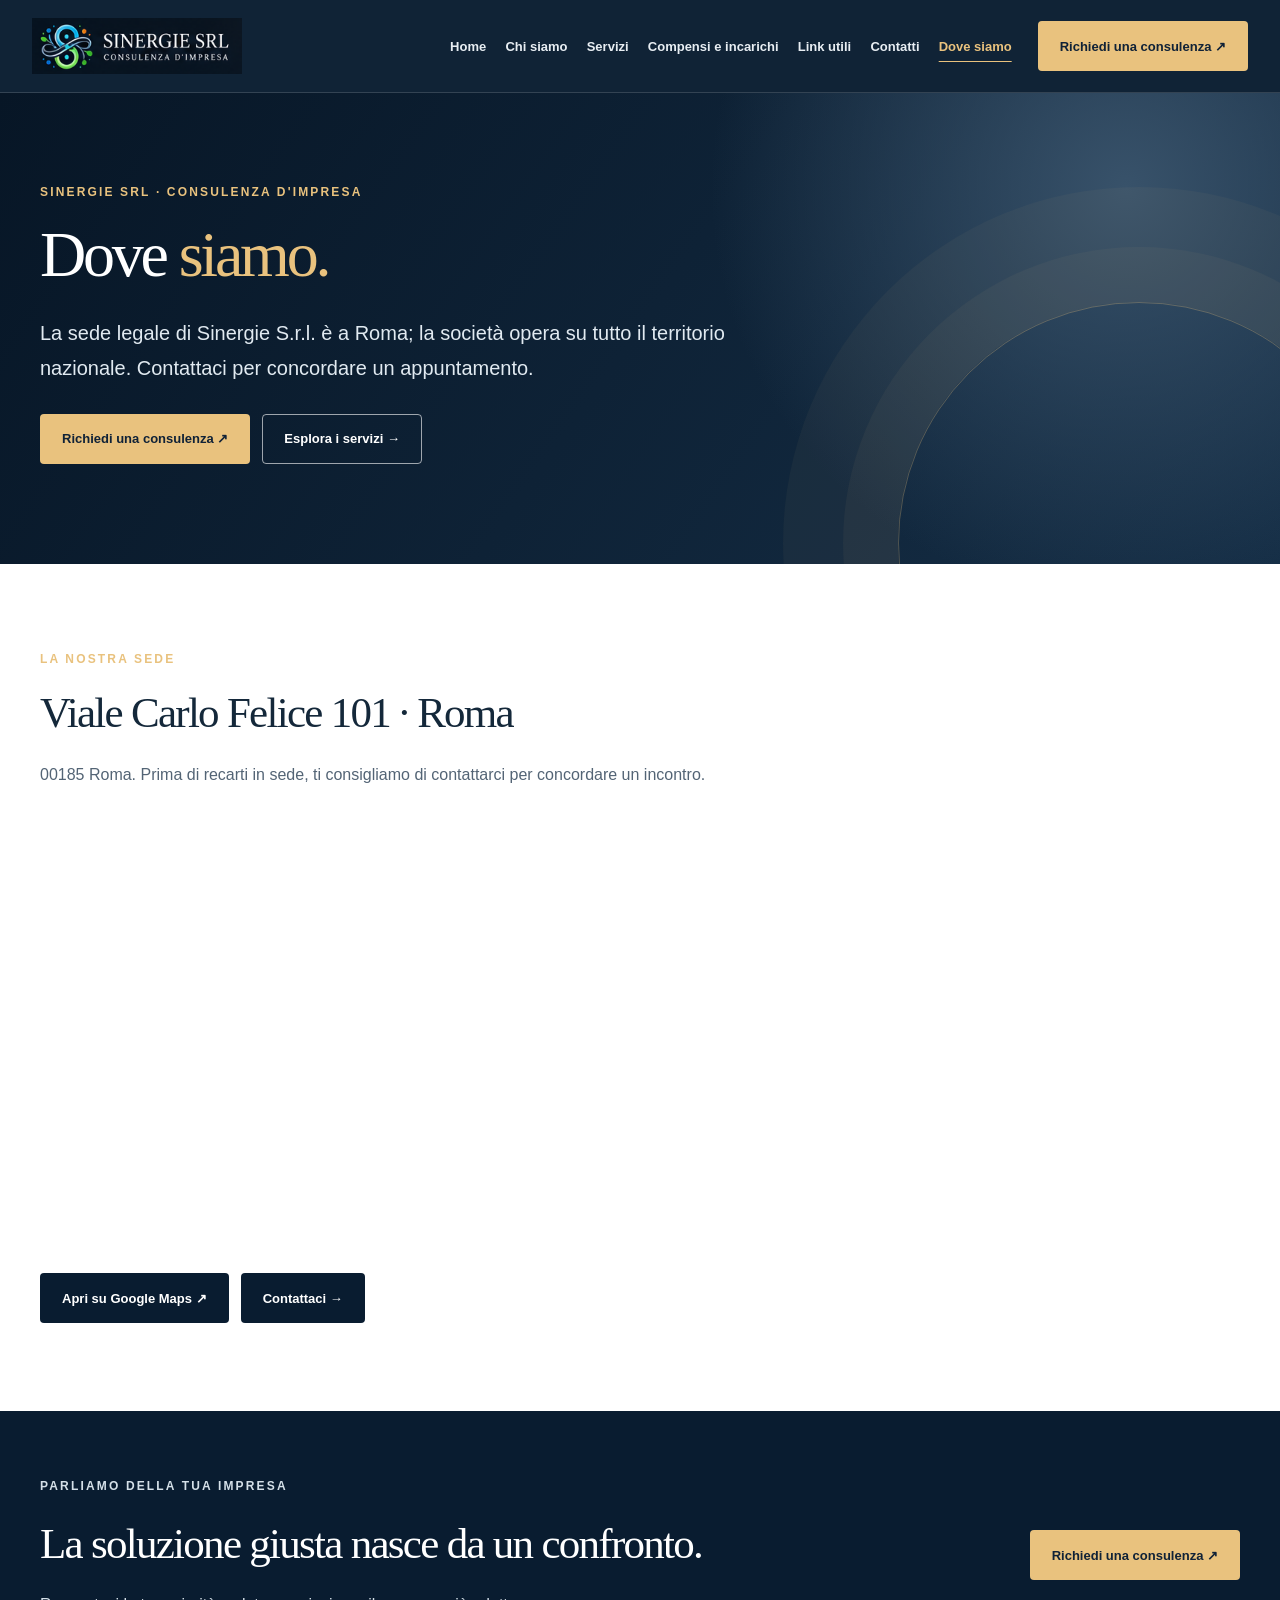
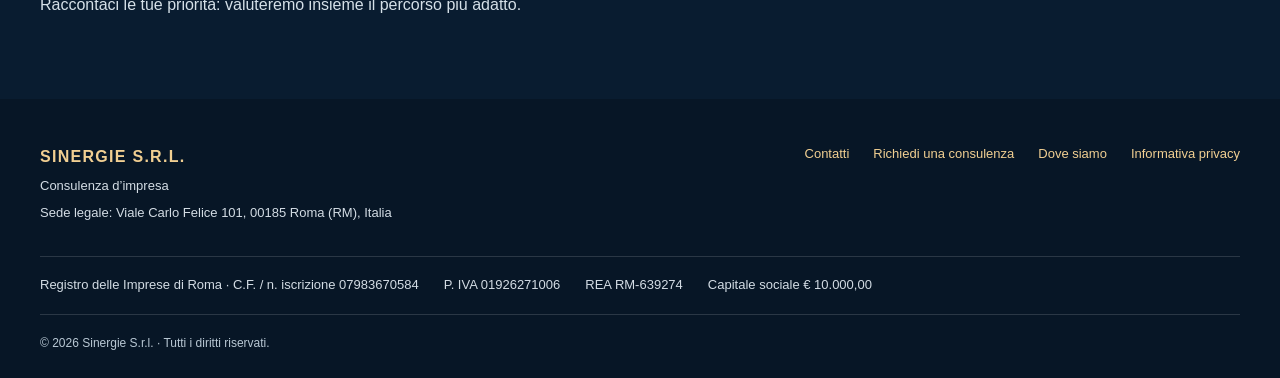
<file: mappa.html>
<!DOCTYPE html>

<!DOCTYPE html>

<html lang="it"><head><meta charset="utf-8"/><meta content="width=device-width,initial-scale=1" name="viewport"/><meta content="#091c30" name="theme-color"/><meta content="La sede legale di Sinergie S.r.l. è a Roma; la società opera su tutto il territorio nazionale. Contattaci per concordare un appuntamento." name="description"/><title>Dove siamo. | Sinergie Srl</title><link href="stile-sinergie.css" rel="stylesheet"/><meta content="website" property="og:type"/><meta content="Dove siamo. | Sinergie Srl" property="og:title"/><meta content="index,follow" name="robots"/><link href="logo-uniforme.css?v=4" rel="stylesheet"/></head><body><a class="skip-link" href="#contenuto">Vai al contenuto</a><header class="site-header"><div class="header-inner"><a aria-label="Sinergie Srl, homepage" class="brand" href="index.html#home"><img alt="Sinergie Srl — Consulenza d’impresa" height="72" src="logo.jpg"/></a><button aria-controls="mainNav" aria-expanded="false" aria-label="Apri menu" class="menu-toggle" id="menuToggle" type="button">☰</button><nav aria-label="Navigazione principale" class="nav-links" id="mainNav"><a href="index.html#home">Home</a><a href="chi-siamo.html">Chi siamo</a><a href="index.html#servizi">Servizi</a><a href="promozioni.html">Compensi e incarichi</a><a href="link-utili.html">Link utili</a><a href="contatti.html">Contatti</a><a aria-current="page" href="mappa.html">Dove siamo</a></nav><a class="btn btn-gold header-cta" href="index.html#consulenza">Richiedi una consulenza ↗</a></div></header><main id="contenuto"><section class="page-hero"><div class="container"><p class="eyebrow">Sinergie Srl · Consulenza d'impresa</p><h1>Dove <em>siamo.</em></h1><p class="lead">La sede legale di Sinergie S.r.l. è a Roma; la società opera su tutto il territorio nazionale. Contattaci per concordare un appuntamento.</p><div class="hero-actions"><a class="btn btn-gold" href="index.html#consulenza">Richiedi una consulenza ↗</a><a class="btn btn-outline" href="index.html#servizi">Esplora i servizi →</a></div></div></section><section class="section"><div class="container"><div class="section-heading"><p class="kicker">La nostra sede</p><h2>Viale Carlo Felice 101 · Roma</h2><p>00185 Roma. Prima di recarti in sede, ti consigliamo di contattarci per concordare un incontro.</p></div><iframe allowfullscreen="" class="map-frame" loading="lazy" referrerpolicy="no-referrer-when-downgrade" src="https://www.google.com/maps?q=Via%20Carlo%20Felice%20101%2C%20Roma&amp;output=embed" title="Mappa della sede Sinergie Srl, Viale Carlo Felice 101 Roma"></iframe><div class="hero-actions" style="margin-top:25px"><a class="btn btn-dark" href="https://www.google.com/maps/search/?api=1&amp;query=Via%20Carlo%20Felice%20101%2C%20Roma" rel="noopener noreferrer" target="_blank">Apri su Google Maps ↗</a><a class="btn btn-dark" href="contatti.html">Contattaci →</a></div></div></section><section class="contact-band"><div class="container contact-band-inner"><div><p class="kicker">Parliamo della tua impresa</p><h2>La soluzione giusta nasce da un confronto.</h2><p>Raccontaci le tue priorità: valuteremo insieme il percorso più adatto.</p></div><a class="btn btn-gold" href="index.html#consulenza">Richiedi una consulenza ↗</a></div></section></main><footer class="footer corporate-footer" role="contentinfo"><div class="container"><div class="corporate-footer-top"><div><p class="corporate-footer-name">SINERGIE S.R.L.</p><p>Consulenza d’impresa</p><p>Sede legale: Viale Carlo Felice 101, 00185 Roma (RM), Italia</p></div><div class="corporate-footer-links"><a href="contatti.html">Contatti</a><a href="index.html#consulenza">Richiedi una consulenza</a><a href="mappa.html">Dove siamo</a><a href="privacy.html">Informativa privacy</a></div></div><div class="corporate-footer-data"><span>Registro delle Imprese di Roma · C.F. / n. iscrizione 07983670584</span><span>P. IVA 01926271006</span><span>REA RM-639274</span><span>Capitale sociale € 10.000,00</span></div><div class="corporate-footer-bottom"><span>© <span data-year=""></span> Sinergie S.r.l. · Tutti i diritti riservati.</span></div></div></footer><script defer="" src="menu.js"></script><script>document.querySelectorAll("[data-year]").forEach(el => { el.textContent = new Date().getFullYear(); });</script></body></html>
</file>
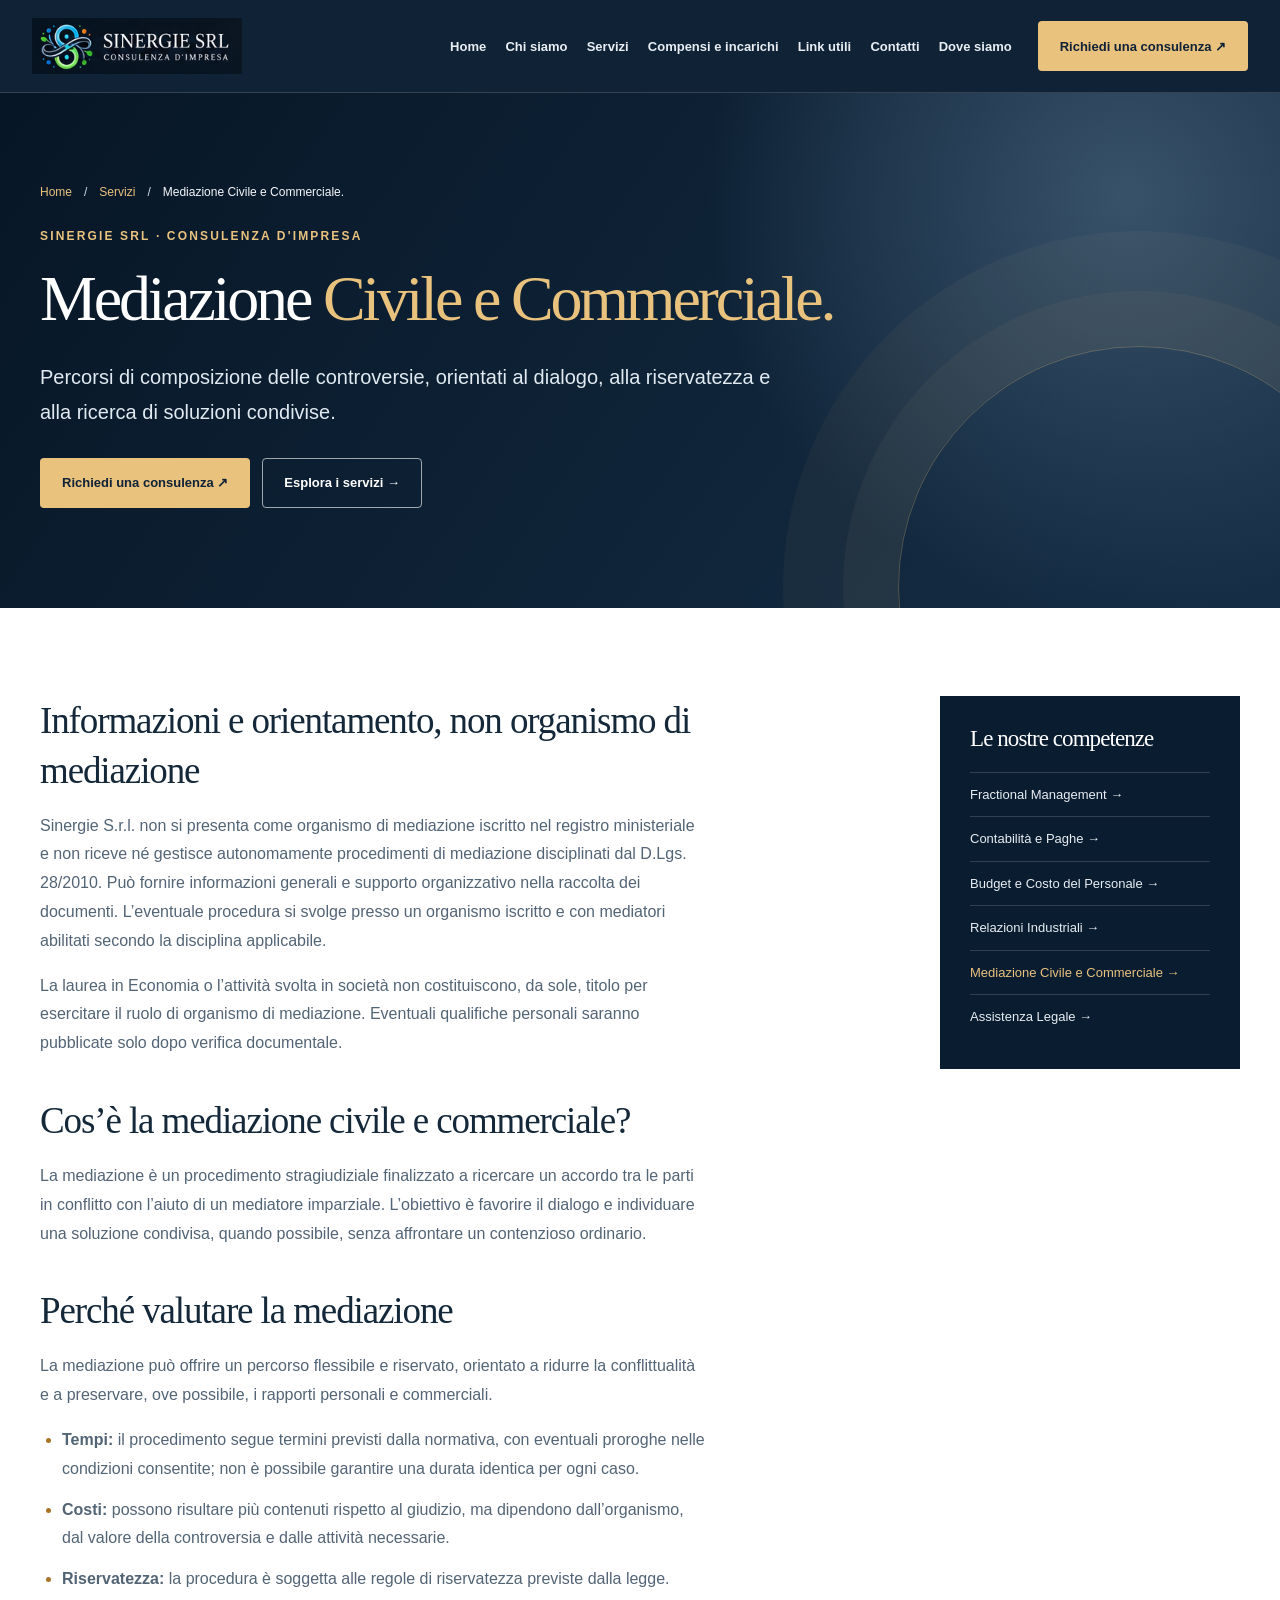
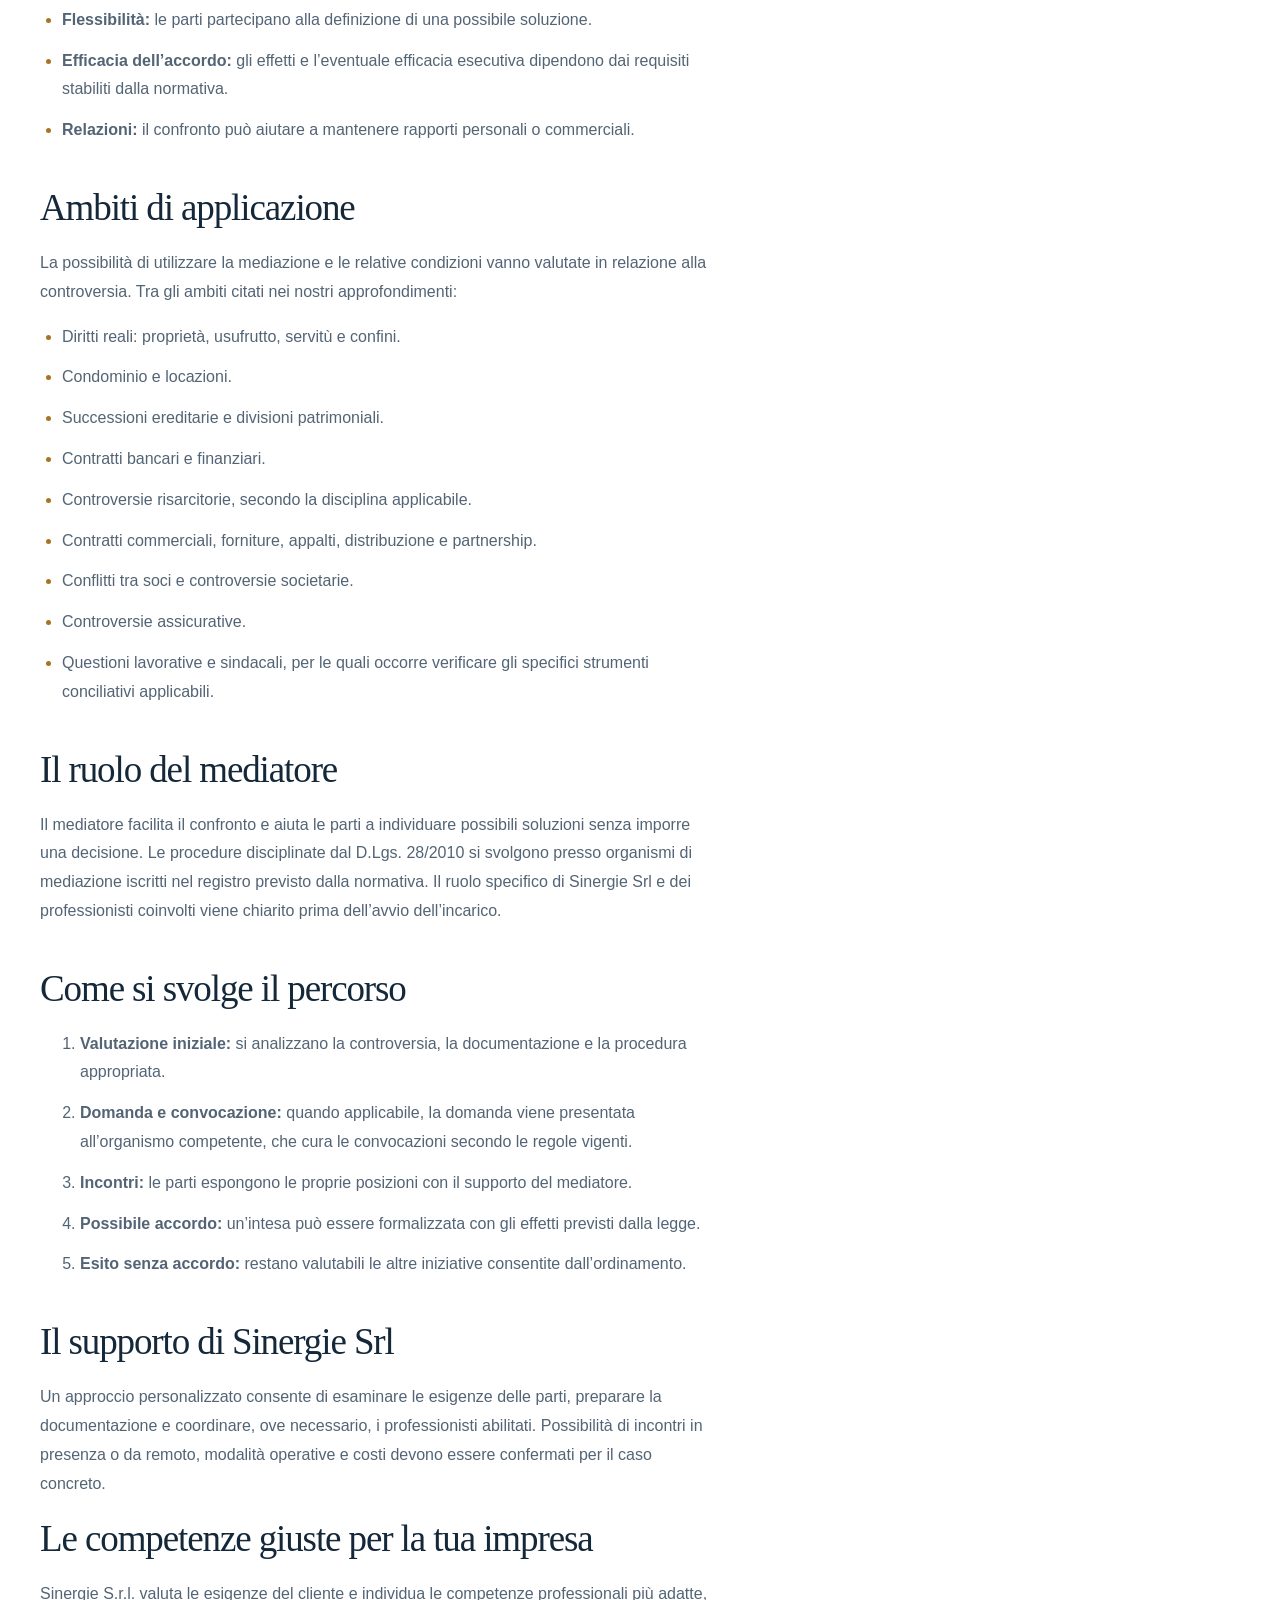
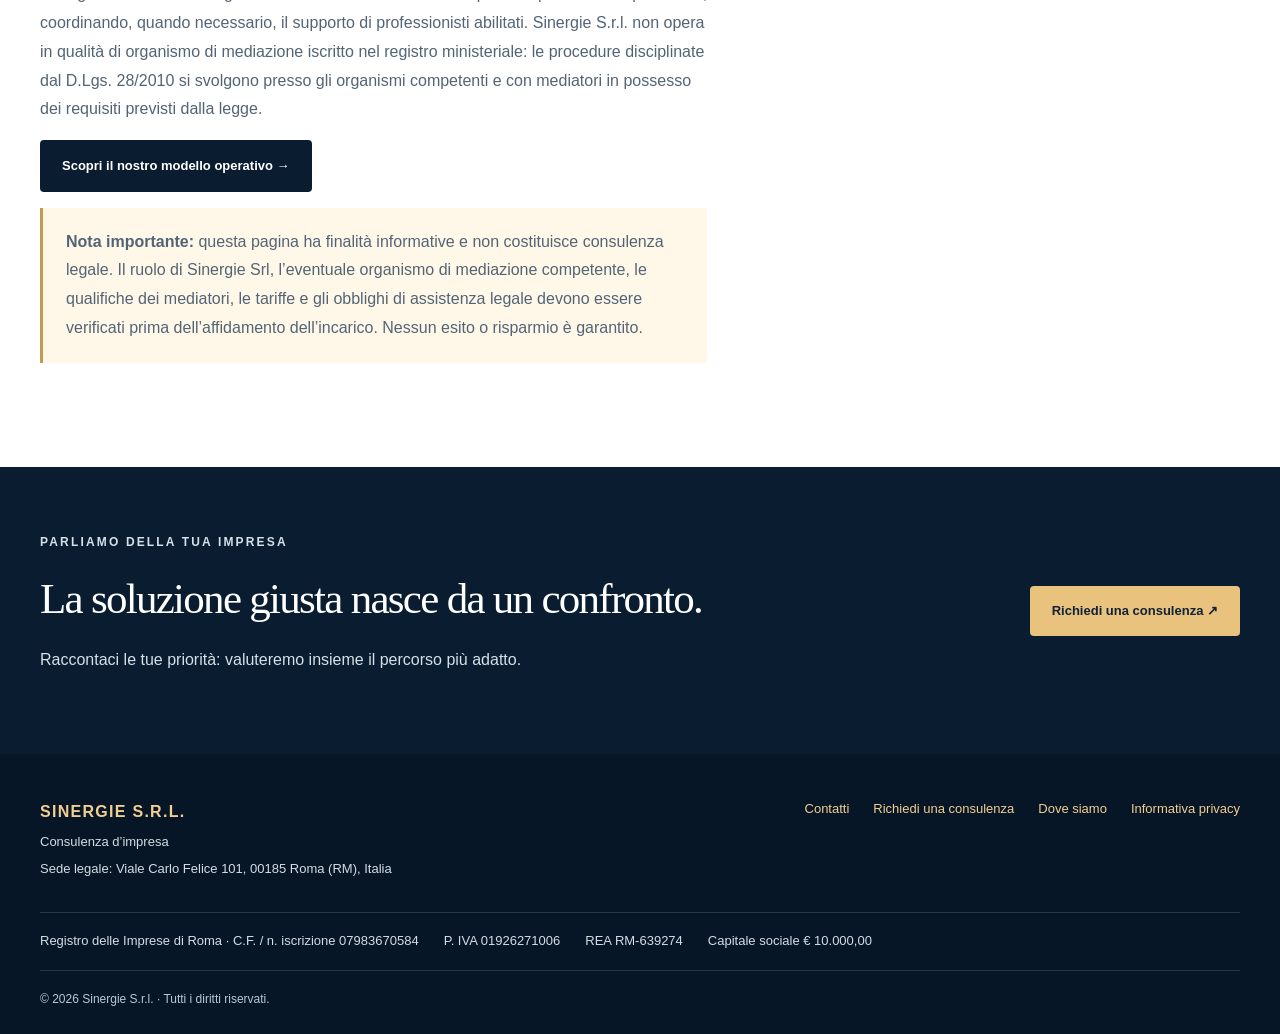
<file: mediazione-civile-commerciale.html>
<!DOCTYPE html>

<html lang="it"><head><meta charset="utf-8"/><meta content="width=device-width,initial-scale=1" name="viewport"/><meta content="#091c30" name="theme-color"/><meta content="Mediazione civile e commerciale: ambiti, vantaggi, percorso e assistenza alle imprese. Scopri il supporto di Sinergie Srl." name="description"/><title>Informazioni e orientamento sulla mediazione | Sinergie S.r.l.</title><link href="stile-sinergie.css" rel="stylesheet"/><meta content="website" property="og:type"/><meta content="Mediazione Civile e Commerciale. | Sinergie Srl" property="og:title"/><meta content="index,follow" name="robots"/><link href="logo-uniforme.css?v=4" rel="stylesheet"/></head><body><a class="skip-link" href="#contenuto">Vai al contenuto</a><header class="site-header"><div class="header-inner"><a aria-label="Sinergie Srl, homepage" class="brand" href="index.html#home"><img alt="Sinergie Srl — Consulenza d’impresa" height="72" src="logo.jpg"/></a><button aria-controls="mainNav" aria-expanded="false" aria-label="Apri menu" class="menu-toggle" id="menuToggle" type="button">☰</button><nav aria-label="Navigazione principale" class="nav-links" id="mainNav"><a href="index.html#home">Home</a><a href="chi-siamo.html">Chi siamo</a><a href="index.html#servizi">Servizi</a><a href="promozioni.html">Compensi e incarichi</a><a href="link-utili.html">Link utili</a><a href="contatti.html">Contatti</a><a href="mappa.html">Dove siamo</a></nav><a class="btn btn-gold header-cta" href="index.html#consulenza">Richiedi una consulenza ↗</a></div></header><main id="contenuto"><section class="page-hero"><div class="container"><nav aria-label="Percorso" class="breadcrumbs"><a href="index.html">Home</a><span aria-hidden="true">/</span><a href="index.html#servizi">Servizi</a><span aria-hidden="true">/</span><span>Mediazione Civile e Commerciale.</span></nav><p class="eyebrow">Sinergie Srl · Consulenza d'impresa</p><h1>Mediazione <em>Civile e Commerciale.</em></h1><p class="lead">Percorsi di composizione delle controversie, orientati al dialogo, alla riservatezza e alla ricerca di soluzioni condivise.</p><div class="hero-actions"><a class="btn btn-gold" href="index.html#consulenza">Richiedi una consulenza ↗</a><a class="btn btn-outline" href="index.html#servizi">Esplora i servizi →</a></div></div></section><section class="section"><div class="container content-layout"><article class="prose"><section aria-label="Precisazione sul servizio"><h2>Informazioni e orientamento, non organismo di mediazione</h2><p>Sinergie S.r.l. non si presenta come organismo di mediazione iscritto nel registro ministeriale e non riceve né gestisce autonomamente procedimenti di mediazione disciplinati dal D.Lgs. 28/2010. Può fornire informazioni generali e supporto organizzativo nella raccolta dei documenti. L’eventuale procedura si svolge presso un organismo iscritto e con mediatori abilitati secondo la disciplina applicabile.</p><p>La laurea in Economia o l’attività svolta in società non costituiscono, da sole, titolo per esercitare il ruolo di organismo di mediazione. Eventuali qualifiche personali saranno pubblicate solo dopo verifica documentale.</p></section>
<h2>Cos’è la mediazione civile e commerciale?</h2>
<p>La mediazione è un procedimento stragiudiziale finalizzato a ricercare un accordo tra le parti in conflitto con l’aiuto di un mediatore imparziale. L’obiettivo è favorire il dialogo e individuare una soluzione condivisa, quando possibile, senza affrontare un contenzioso ordinario.</p>
<h2>Perché valutare la mediazione</h2>
<p>La mediazione può offrire un percorso flessibile e riservato, orientato a ridurre la conflittualità e a preservare, ove possibile, i rapporti personali e commerciali.</p>
<ul>
<li><strong>Tempi:</strong> il procedimento segue termini previsti dalla normativa, con eventuali proroghe nelle condizioni consentite; non è possibile garantire una durata identica per ogni caso.</li>
<li><strong>Costi:</strong> possono risultare più contenuti rispetto al giudizio, ma dipendono dall’organismo, dal valore della controversia e dalle attività necessarie.</li>
<li><strong>Riservatezza:</strong> la procedura è soggetta alle regole di riservatezza previste dalla legge.</li>
<li><strong>Flessibilità:</strong> le parti partecipano alla definizione di una possibile soluzione.</li>
<li><strong>Efficacia dell’accordo:</strong> gli effetti e l’eventuale efficacia esecutiva dipendono dai requisiti stabiliti dalla normativa.</li>
<li><strong>Relazioni:</strong> il confronto può aiutare a mantenere rapporti personali o commerciali.</li>
</ul>
<h2>Ambiti di applicazione</h2>
<p>La possibilità di utilizzare la mediazione e le relative condizioni vanno valutate in relazione alla controversia. Tra gli ambiti citati nei nostri approfondimenti:</p>
<ul>
<li>Diritti reali: proprietà, usufrutto, servitù e confini.</li>
<li>Condominio e locazioni.</li>
<li>Successioni ereditarie e divisioni patrimoniali.</li>
<li>Contratti bancari e finanziari.</li>
<li>Controversie risarcitorie, secondo la disciplina applicabile.</li>
<li>Contratti commerciali, forniture, appalti, distribuzione e partnership.</li>
<li>Conflitti tra soci e controversie societarie.</li>
<li>Controversie assicurative.</li>
<li>Questioni lavorative e sindacali, per le quali occorre verificare gli specifici strumenti conciliativi applicabili.</li>
</ul>
<h2>Il ruolo del mediatore</h2>
<p>Il mediatore facilita il confronto e aiuta le parti a individuare possibili soluzioni senza imporre una decisione. Le procedure disciplinate dal D.Lgs. 28/2010 si svolgono presso organismi di mediazione iscritti nel registro previsto dalla normativa. Il ruolo specifico di Sinergie Srl e dei professionisti coinvolti viene chiarito prima dell’avvio dell’incarico.</p>
<h2>Come si svolge il percorso</h2>
<ol>
<li><strong>Valutazione iniziale:</strong> si analizzano la controversia, la documentazione e la procedura appropriata.</li>
<li><strong>Domanda e convocazione:</strong> quando applicabile, la domanda viene presentata all’organismo competente, che cura le convocazioni secondo le regole vigenti.</li>
<li><strong>Incontri:</strong> le parti espongono le proprie posizioni con il supporto del mediatore.</li>
<li><strong>Possibile accordo:</strong> un’intesa può essere formalizzata con gli effetti previsti dalla legge.</li>
<li><strong>Esito senza accordo:</strong> restano valutabili le altre iniziative consentite dall’ordinamento.</li>
</ol>
<h2>Il supporto di Sinergie Srl</h2>
<p>Un approccio personalizzato consente di esaminare le esigenze delle parti, preparare la documentazione e coordinare, ove necessario, i professionisti abilitati. Possibilità di incontri in presenza o da remoto, modalità operative e costi devono essere confermati per il caso concreto.</p>
<section aria-labelledby="competenze-professionali">
<h2 id="competenze-professionali">Le competenze giuste per la tua impresa</h2>
<p>Sinergie S.r.l. valuta le esigenze del cliente e individua le competenze professionali più adatte, coordinando, quando necessario, il supporto di professionisti abilitati. Sinergie S.r.l. non opera in qualità di organismo di mediazione iscritto nel registro ministeriale: le procedure disciplinate dal D.Lgs. 28/2010 si svolgono presso gli organismi competenti e con mediatori in possesso dei requisiti previsti dalla legge.</p>
<p><a class="btn btn-dark" href="chi-siamo.html#modello-operativo">Scopri il nostro modello operativo →</a></p>
</section>
<p class="note"><strong>Nota importante:</strong> questa pagina ha finalità informative e non costituisce consulenza legale. Il ruolo di Sinergie Srl, l’eventuale organismo di mediazione competente, le qualifiche dei mediatori, le tariffe e gli obblighi di assistenza legale devono essere verificati prima dell’affidamento dell’incarico. Nessun esito o risparmio è garantito.</p>
</article><aside aria-label="Altri servizi" class="side-panel"><h2>Le nostre competenze</h2><a href="fractional-management.html">Fractional Management →</a><a href="contabilita-paghe.html">Contabilità e Paghe →</a><a href="budget-costo-personale.html">Budget e Costo del Personale →</a><a href="gestione-relazioni-industriali.html">Relazioni Industriali →</a><a aria-current="page" href="mediazione-civile-commerciale.html">Mediazione Civile e Commerciale →</a><a href="assistenza-legale.html">Assistenza Legale →</a></aside></div></section><section class="contact-band"><div class="container contact-band-inner"><div><p class="kicker">Parliamo della tua impresa</p><h2>La soluzione giusta nasce da un confronto.</h2><p>Raccontaci le tue priorità: valuteremo insieme il percorso più adatto.</p></div><a class="btn btn-gold" href="index.html#consulenza">Richiedi una consulenza ↗</a></div></section></main><footer class="footer corporate-footer" role="contentinfo"><div class="container"><div class="corporate-footer-top"><div><p class="corporate-footer-name">SINERGIE S.R.L.</p><p>Consulenza d’impresa</p><p>Sede legale: Viale Carlo Felice 101, 00185 Roma (RM), Italia</p></div><div class="corporate-footer-links"><a href="contatti.html">Contatti</a><a href="index.html#consulenza">Richiedi una consulenza</a><a href="mappa.html">Dove siamo</a><a href="privacy.html">Informativa privacy</a></div></div><div class="corporate-footer-data"><span>Registro delle Imprese di Roma · C.F. / n. iscrizione 07983670584</span><span>P. IVA 01926271006</span><span>REA RM-639274</span><span>Capitale sociale € 10.000,00</span></div><div class="corporate-footer-bottom"><span>© <span data-year=""></span> Sinergie S.r.l. · Tutti i diritti riservati.</span></div></div></footer><script defer="" src="menu.js"></script><script>document.querySelectorAll("[data-year]").forEach(el => { el.textContent = new Date().getFullYear(); });</script></body></html>
</file>
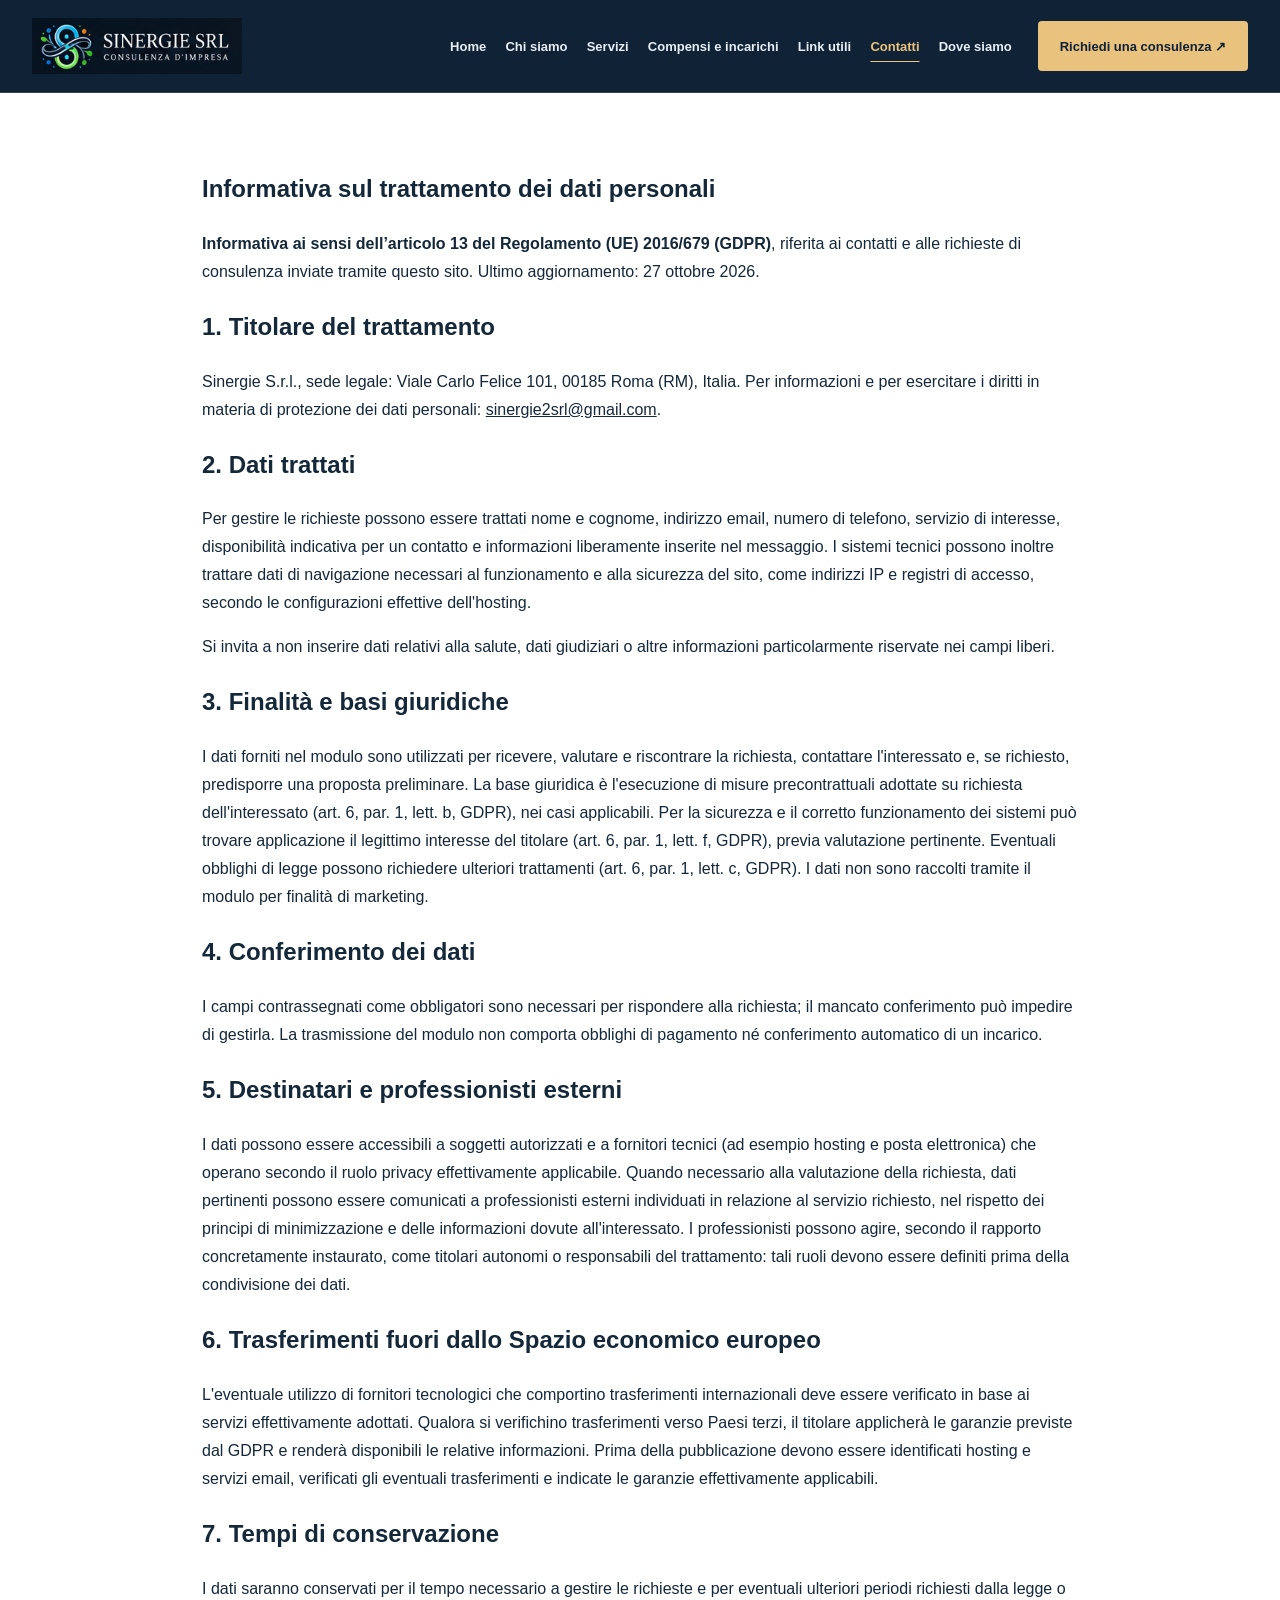
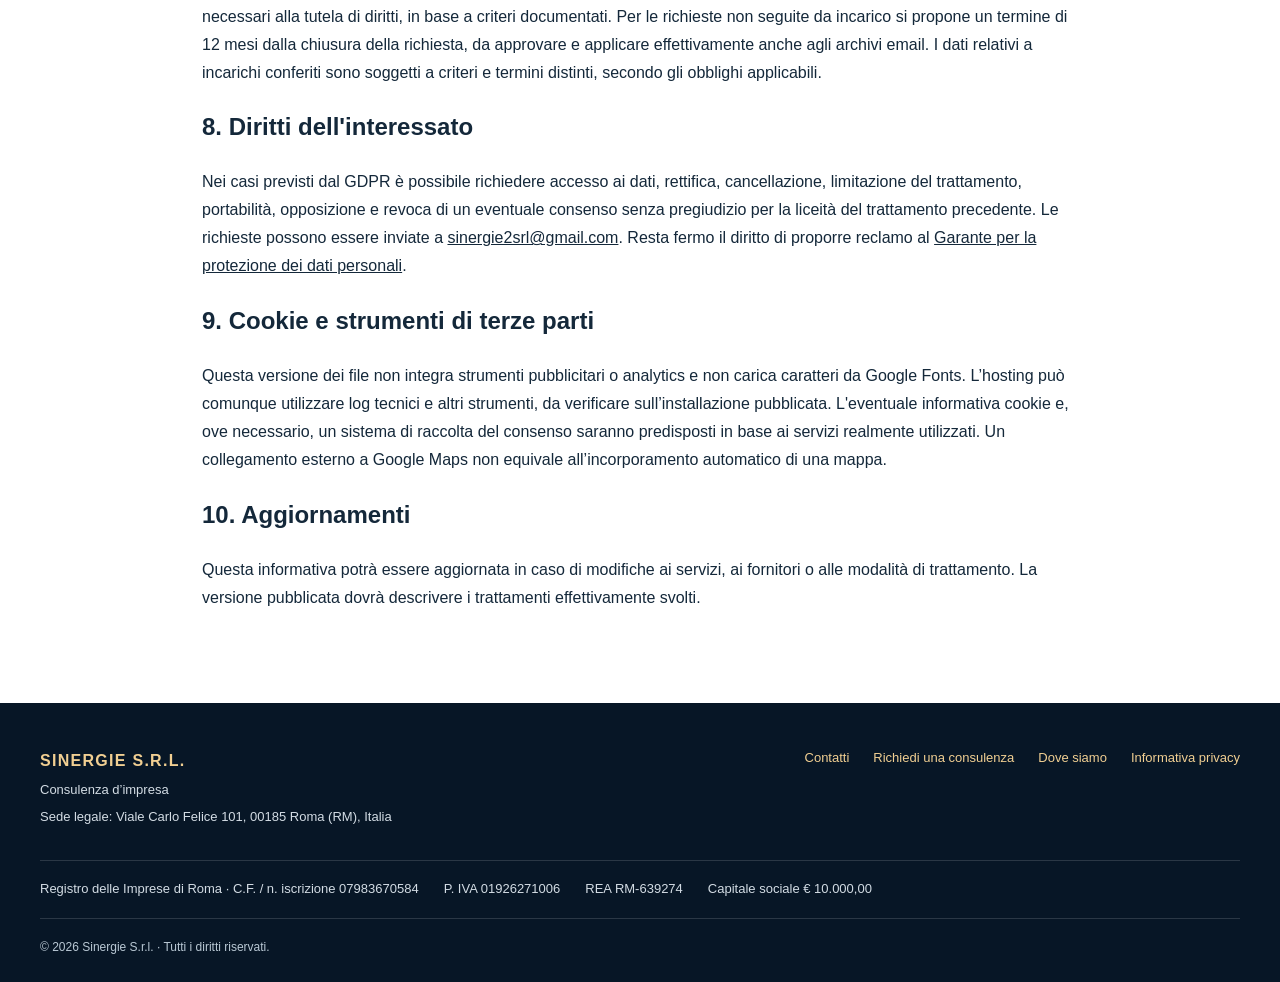
<file: privacy.html>
<!DOCTYPE html>

<html lang="it"><head><meta charset="utf-8"/><meta content="width=device-width,initial-scale=1" name="viewport"/><meta content="#091c30" name="theme-color"/><meta content="Un primo confronto per capire le tue esigenze e individuare il percorso più adatto." name="description"/><title>Informativa privacy | Sinergie S.r.l.</title><link href="stile-sinergie.css" rel="stylesheet"/><meta content="website" property="og:type"/><meta content="Parliamo della tua impresa. | Sinergie Srl" property="og:title"/><meta content="index,follow" name="robots"/><link href="logo-uniforme.css?v=4" rel="stylesheet"/></head><body><a class="skip-link" href="#contenuto">Vai al contenuto</a><header class="site-header"><div class="header-inner"><a aria-label="Sinergie Srl, homepage" class="brand" href="index.html#home"><img alt="Sinergie Srl — Consulenza d’impresa" height="72" src="logo.jpg"/></a><button aria-controls="mainNav" aria-expanded="false" aria-label="Apri menu" class="menu-toggle" id="menuToggle" type="button">☰</button><nav aria-label="Navigazione principale" class="nav-links" id="mainNav"><a href="index.html#home">Home</a><a href="chi-siamo.html">Chi siamo</a><a href="index.html#servizi">Servizi</a><a href="promozioni.html">Compensi e incarichi</a><a href="link-utili.html">Link utili</a><a aria-current="page" href="contatti.html">Contatti</a><a href="mappa.html">Dove siamo</a></nav><a class="btn btn-gold header-cta" href="index.html#consulenza">Richiedi una consulenza ↗</a></div></header><main id="contenuto"><section class="container" style="max-width:920px;padding:55px 22px 75px;line-height:1.75"><h1>Informativa sul trattamento dei dati personali</h1>
<p><strong>Informativa ai sensi dell’articolo 13 del Regolamento (UE) 2016/679 (GDPR)</strong>, riferita ai contatti e alle richieste di consulenza inviate tramite questo sito. Ultimo aggiornamento: 27 ottobre 2026.</p>
<h2>1. Titolare del trattamento</h2><p>Sinergie S.r.l., sede legale: Viale Carlo Felice 101, 00185 Roma (RM), Italia. Per informazioni e per esercitare i diritti in materia di protezione dei dati personali: <a href="mailto:sinergie2srl@gmail.com">sinergie2srl@gmail.com</a>.</p>
<h2>2. Dati trattati</h2><p>Per gestire le richieste possono essere trattati nome e cognome, indirizzo email, numero di telefono, servizio di interesse, disponibilità indicativa per un contatto e informazioni liberamente inserite nel messaggio. I sistemi tecnici possono inoltre trattare dati di navigazione necessari al funzionamento e alla sicurezza del sito, come indirizzi IP e registri di accesso, secondo le configurazioni effettive dell'hosting.</p><p>Si invita a non inserire dati relativi alla salute, dati giudiziari o altre informazioni particolarmente riservate nei campi liberi.</p>
<h2>3. Finalità e basi giuridiche</h2><p>I dati forniti nel modulo sono utilizzati per ricevere, valutare e riscontrare la richiesta, contattare l'interessato e, se richiesto, predisporre una proposta preliminare. La base giuridica è l'esecuzione di misure precontrattuali adottate su richiesta dell'interessato (art. 6, par. 1, lett. b, GDPR), nei casi applicabili. Per la sicurezza e il corretto funzionamento dei sistemi può trovare applicazione il legittimo interesse del titolare (art. 6, par. 1, lett. f, GDPR), previa valutazione pertinente. Eventuali obblighi di legge possono richiedere ulteriori trattamenti (art. 6, par. 1, lett. c, GDPR). I dati non sono raccolti tramite il modulo per finalità di marketing.</p>
<h2>4. Conferimento dei dati</h2><p>I campi contrassegnati come obbligatori sono necessari per rispondere alla richiesta; il mancato conferimento può impedire di gestirla. La trasmissione del modulo non comporta obblighi di pagamento né conferimento automatico di un incarico.</p>
<h2>5. Destinatari e professionisti esterni</h2><p>I dati possono essere accessibili a soggetti autorizzati e a fornitori tecnici (ad esempio hosting e posta elettronica) che operano secondo il ruolo privacy effettivamente applicabile. Quando necessario alla valutazione della richiesta, dati pertinenti possono essere comunicati a professionisti esterni individuati in relazione al servizio richiesto, nel rispetto dei principi di minimizzazione e delle informazioni dovute all'interessato. I professionisti possono agire, secondo il rapporto concretamente instaurato, come titolari autonomi o responsabili del trattamento: tali ruoli devono essere definiti prima della condivisione dei dati.</p>
<h2>6. Trasferimenti fuori dallo Spazio economico europeo</h2><p>L'eventuale utilizzo di fornitori tecnologici che comportino trasferimenti internazionali deve essere verificato in base ai servizi effettivamente adottati. Qualora si verifichino trasferimenti verso Paesi terzi, il titolare applicherà le garanzie previste dal GDPR e renderà disponibili le relative informazioni. Prima della pubblicazione devono essere identificati hosting e servizi email, verificati gli eventuali trasferimenti e indicate le garanzie effettivamente applicabili.</p>
<h2>7. Tempi di conservazione</h2><p>I dati saranno conservati per il tempo necessario a gestire le richieste e per eventuali ulteriori periodi richiesti dalla legge o necessari alla tutela di diritti, in base a criteri documentati. Per le richieste non seguite da incarico si propone un termine di 12 mesi dalla chiusura della richiesta, da approvare e applicare effettivamente anche agli archivi email. I dati relativi a incarichi conferiti sono soggetti a criteri e termini distinti, secondo gli obblighi applicabili.</p>
<h2>8. Diritti dell'interessato</h2><p>Nei casi previsti dal GDPR è possibile richiedere accesso ai dati, rettifica, cancellazione, limitazione del trattamento, portabilità, opposizione e revoca di un eventuale consenso senza pregiudizio per la liceità del trattamento precedente. Le richieste possono essere inviate a <a href="mailto:sinergie2srl@gmail.com">sinergie2srl@gmail.com</a>. Resta fermo il diritto di proporre reclamo al <a href="https://www.garanteprivacy.it/" rel="noopener noreferrer" target="_blank">Garante per la protezione dei dati personali</a>.</p>
<h2>9. Cookie e strumenti di terze parti</h2><p>Questa versione dei file non integra strumenti pubblicitari o analytics e non carica caratteri da Google Fonts. L’hosting può comunque utilizzare log tecnici e altri strumenti, da verificare sull’installazione pubblicata. L'eventuale informativa cookie e, ove necessario, un sistema di raccolta del consenso saranno predisposti in base ai servizi realmente utilizzati. Un collegamento esterno a Google Maps non equivale all’incorporamento automatico di una mappa.</p>
<h2>10. Aggiornamenti</h2><p>Questa informativa potrà essere aggiornata in caso di modifiche ai servizi, ai fornitori o alle modalità di trattamento. La versione pubblicata dovrà descrivere i trattamenti effettivamente svolti.</p></section></main><footer class="footer corporate-footer" role="contentinfo"><div class="container"><div class="corporate-footer-top"><div><p class="corporate-footer-name">SINERGIE S.R.L.</p><p>Consulenza d’impresa</p><p>Sede legale: Viale Carlo Felice 101, 00185 Roma (RM), Italia</p></div><div class="corporate-footer-links"><a href="contatti.html">Contatti</a><a href="index.html#consulenza">Richiedi una consulenza</a><a href="mappa.html">Dove siamo</a><a href="privacy.html">Informativa privacy</a></div></div><div class="corporate-footer-data"><span>Registro delle Imprese di Roma · C.F. / n. iscrizione 07983670584</span><span>P. IVA 01926271006</span><span>REA RM-639274</span><span>Capitale sociale € 10.000,00</span></div><div class="corporate-footer-bottom"><span>© <span data-year=""></span> Sinergie S.r.l. · Tutti i diritti riservati.</span></div></div></footer><script defer="" src="menu.js"></script><script>document.querySelectorAll("[data-year]").forEach(el => { el.textContent = new Date().getFullYear(); });</script></body></html>
</file>
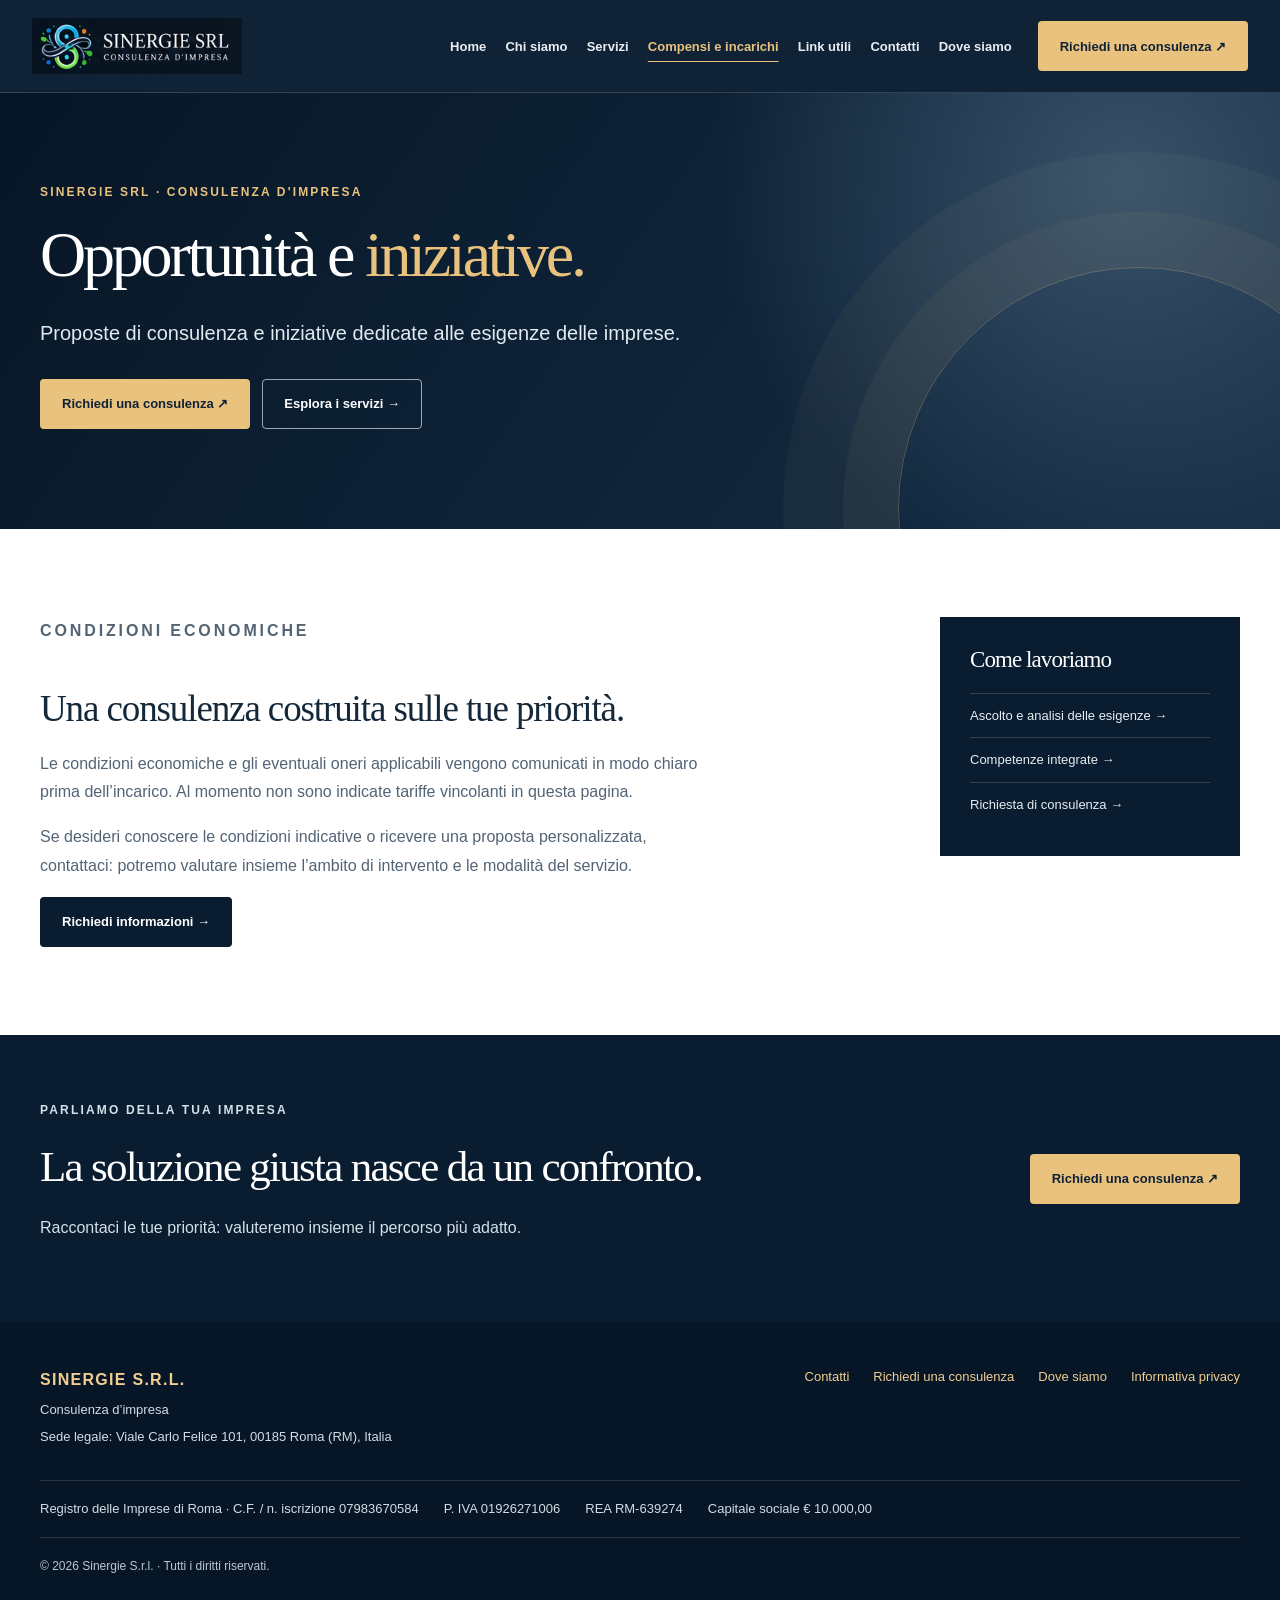
<file: promozioni.html>
<!DOCTYPE html>

<!DOCTYPE html>

<html lang="it"><head><meta charset="utf-8"/><meta content="width=device-width,initial-scale=1" name="viewport"/><meta content="#091c30" name="theme-color"/><meta content="Proposte di consulenza e iniziative dedicate alle esigenze delle imprese." name="description"/><title>Compensi e incarichi | Sinergie S.r.l.</title><link href="stile-sinergie.css" rel="stylesheet"/><meta content="website" property="og:type"/><meta content="Opportunità e iniziative. | Sinergie Srl" property="og:title"/><meta content="index,follow" name="robots"/><link href="logo-uniforme.css?v=4" rel="stylesheet"/></head><body><a class="skip-link" href="#contenuto">Vai al contenuto</a><header class="site-header"><div class="header-inner"><a aria-label="Sinergie Srl, homepage" class="brand" href="index.html#home"><img alt="Sinergie Srl — Consulenza d’impresa" height="72" src="logo.jpg"/></a><button aria-controls="mainNav" aria-expanded="false" aria-label="Apri menu" class="menu-toggle" id="menuToggle" type="button">☰</button><nav aria-label="Navigazione principale" class="nav-links" id="mainNav"><a href="index.html#home">Home</a><a href="chi-siamo.html">Chi siamo</a><a href="index.html#servizi">Servizi</a><a aria-current="page" href="promozioni.html">Compensi e incarichi</a><a href="link-utili.html">Link utili</a><a href="contatti.html">Contatti</a><a href="mappa.html">Dove siamo</a></nav><a class="btn btn-gold header-cta" href="index.html#consulenza">Richiedi una consulenza ↗</a></div></header><main id="contenuto"><section class="page-hero"><div class="container"><p class="eyebrow">Sinergie Srl · Consulenza d'impresa</p><h1>Opportunità e <em>iniziative.</em></h1><p class="lead">Proposte di consulenza e iniziative dedicate alle esigenze delle imprese.</p><div class="hero-actions"><a class="btn btn-gold" href="index.html#consulenza">Richiedi una consulenza ↗</a><a class="btn btn-outline" href="index.html#servizi">Esplora i servizi →</a></div></div></section><section class="section"><div class="container content-layout"><div class="prose"><p class="kicker">Condizioni economiche</p><h2>Una consulenza costruita sulle tue priorità.</h2><p>Le condizioni economiche e gli eventuali oneri applicabili vengono comunicati in modo chiaro prima dell’incarico. Al momento non sono indicate tariffe vincolanti in questa pagina.</p><p>Se desideri conoscere le condizioni indicative o ricevere una proposta personalizzata, contattaci: potremo valutare insieme l’ambito di intervento e le modalità del servizio.</p><a class="btn btn-dark" href="contatti.html">Richiedi informazioni →</a></div><aside class="side-panel"><h2>Come lavoriamo</h2><a href="chi-siamo.html">Ascolto e analisi delle esigenze →</a><a href="index.html#servizi">Competenze integrate →</a><a href="index.html#consulenza">Richiesta di consulenza →</a></aside></div></section><section class="contact-band"><div class="container contact-band-inner"><div><p class="kicker">Parliamo della tua impresa</p><h2>La soluzione giusta nasce da un confronto.</h2><p>Raccontaci le tue priorità: valuteremo insieme il percorso più adatto.</p></div><a class="btn btn-gold" href="index.html#consulenza">Richiedi una consulenza ↗</a></div></section></main><footer class="footer corporate-footer" role="contentinfo"><div class="container"><div class="corporate-footer-top"><div><p class="corporate-footer-name">SINERGIE S.R.L.</p><p>Consulenza d’impresa</p><p>Sede legale: Viale Carlo Felice 101, 00185 Roma (RM), Italia</p></div><div class="corporate-footer-links"><a href="contatti.html">Contatti</a><a href="index.html#consulenza">Richiedi una consulenza</a><a href="mappa.html">Dove siamo</a><a href="privacy.html">Informativa privacy</a></div></div><div class="corporate-footer-data"><span>Registro delle Imprese di Roma · C.F. / n. iscrizione 07983670584</span><span>P. IVA 01926271006</span><span>REA RM-639274</span><span>Capitale sociale € 10.000,00</span></div><div class="corporate-footer-bottom"><span>© <span data-year=""></span> Sinergie S.r.l. · Tutti i diritti riservati.</span></div></div></footer><script defer="" src="menu.js"></script><script>document.querySelectorAll("[data-year]").forEach(el => { el.textContent = new Date().getFullYear(); });</script></body></html>
</file>
<file: stile-sinergie-esistenti.css>
/* Uniformità trasversale senza alterare le sezioni originali */
.site-header{box-shadow:0 4px 18px #07162614}.nav-links a{transition:color .2s}.footer a:hover{text-decoration:underline}@media(max-width:1000px){.nav-links.open{max-height:calc(100dvh - 74px);overflow-y:auto}}

/* Footer societario uniforme – 12 pagine */
.corporate-footer{background:#071626;color:#d3dce4;padding:44px 0 24px;font-size:13px;line-height:1.75}
.corporate-footer .container{width:min(1200px,calc(100% - 38px));margin-inline:auto}
.corporate-footer p{margin:0 0 5px;color:inherit}
.corporate-footer-name{font-weight:700;letter-spacing:.08em;color:#f1cf92!important;font-size:16px}
.corporate-footer-top{display:flex;justify-content:space-between;align-items:start;gap:28px}
.corporate-footer-links{display:flex;flex-wrap:wrap;gap:10px 24px;justify-content:flex-end}
.corporate-footer a{color:#f1cf92;text-decoration:none}.corporate-footer a:hover{text-decoration:underline}
.corporate-footer-data{display:flex;flex-wrap:wrap;gap:8px 25px;border-top:1px solid #ffffff24;border-bottom:1px solid #ffffff24;margin-top:27px;padding:17px 0}
.corporate-footer-bottom{padding-top:18px;color:#b9c8d4;font-size:12px}
@media(max-width:720px){.corporate-footer-top{flex-direction:column}.corporate-footer-links{justify-content:flex-start}.corporate-footer-data{display:grid;gap:6px}}
</file>
<file: logo-uniforme.css>
/* Header unico per tutte le pagine - versione 4 */
.site-header .header-inner{width:min(1380px,calc(100% - 64px))!important;max-width:none!important;margin-left:auto!important;margin-right:auto!important;min-height:92px!important;padding:0!important;display:flex!important;align-items:center!important;gap:26px!important;box-sizing:border-box!important}
.site-header .brand{position:static!important;display:flex!important;align-items:center!important;justify-content:flex-start!important;flex:0 0 210px!important;width:210px!important;min-width:210px!important;max-width:210px!important;margin:0!important;padding:0!important;transform:none!important}
.site-header .brand img{display:block!important;width:210px!important;min-width:210px!important;max-width:210px!important;height:auto!important;max-height:none!important;object-fit:contain!important;margin:0!important;padding:0!important;transform:none!important}
@media(max-width:1200px){.site-header .header-inner{gap:17px!important}}
@media(max-width:1000px){.site-header .header-inner{min-height:80px!important}.site-header .brand{flex-basis:184px!important;width:184px!important;min-width:184px!important;max-width:184px!important}.site-header .brand img{width:184px!important;min-width:184px!important;max-width:184px!important}}
@media(max-width:760px){.site-header .header-inner{width:calc(100% - 38px)!important}}
@media(max-width:520px){.site-header .header-inner{min-height:76px!important}.site-header .brand{flex-basis:160px!important;width:160px!important;min-width:160px!important;max-width:160px!important}.site-header .brand img{width:160px!important;min-width:160px!important;max-width:160px!important}}
</file>
<file: stile-sinergie.css>
:root{--navy:#091c30;--navy2:#142d45;--gold:#e9c27e;--ink:#14283a;--muted:#536475;--mist:#f5f7f8;--line:#dce4e9;--serif:Georgia,Georgia,serif;--sans:Arial,Arial,sans-serif}
*{box-sizing:border-box}html{scroll-behavior:smooth;scroll-padding-top:95px}body{margin:0;font-family:var(--sans);color:var(--ink);background:white;-webkit-font-smoothing:antialiased}a{color:inherit}img{max-width:100%}.container{width:min(1200px,calc(100% - 48px));margin-inline:auto}.skip-link{position:absolute;top:-100px;left:12px;background:white;padding:12px;z-index:200}.skip-link:focus{top:12px}a:focus-visible,button:focus-visible{outline:3px solid var(--gold);outline-offset:3px}
.site-header{position:sticky;top:0;z-index:50;background:rgba(9,28,48,.97);border-bottom:1px solid #ffffff25;backdrop-filter:blur(12px)}.header-inner{width:min(1380px,calc(100% - 48px));min-height:78px;margin:auto;display:flex;align-items:center;gap:22px}.brand{flex-shrink:0}.brand img{width:210px;display:block}.nav-links{display:flex;align-items:center;gap:clamp(12px,1.5vw,24px);margin-left:auto}.nav-links a{color:#e8eef3;font-size:13px;font-weight:600;text-decoration:none;white-space:nowrap}.nav-links a:hover,.nav-links a[aria-current]{color:var(--gold)}.nav-links a[aria-current]{text-decoration:underline;text-underline-offset:10px}.btn{display:inline-flex;align-items:center;justify-content:center;gap:12px;min-height:50px;padding:13px 21px;border-radius:4px;text-decoration:none;font-size:13px;font-weight:700;border:1px solid transparent;transition:transform .2s,background .2s}.btn:hover{transform:translateY(-2px)}.btn-gold{background:var(--gold);color:#102237}.btn-gold:hover{background:#f5d89d}.btn-outline{border-color:#ffffff9a;color:white}.btn-dark{background:var(--navy);color:white}.header-cta{white-space:nowrap}.menu-toggle{display:none;margin-left:auto;border:1px solid #ffffff60;background:transparent;color:white;padding:8px 12px;font-size:23px;border-radius:4px;cursor:pointer}
.page-hero{background:radial-gradient(circle at 88% 20%,#38526a 0,transparent 35%),linear-gradient(125deg,#071626,#152e46);color:white;padding:92px 0 100px;position:relative;overflow:hidden}.page-hero:after{content:'';position:absolute;right:-100px;bottom:-220px;width:480px;height:480px;border:1px solid #e9c27e4a;border-radius:50%;box-shadow:0 0 0 55px #e9c27e0c,0 0 0 115px #e9c27e0a;pointer-events:none}.eyebrow,.kicker{font-size:12px;font-weight:700;letter-spacing:.18em;text-transform:uppercase;color:var(--gold);margin:0 0 18px}.page-hero h1{font:400 clamp(38px,5vw,65px)/1.2 var(--serif);letter-spacing:-.05em;max-width:900px;margin:0 0 22px}.page-hero h1 em{font-style:normal;color:var(--gold)}.lead{max-width:740px;font-size:clamp(16px,1.7vw,20px);line-height:1.75;color:#e1eaf1;margin:0 0 28px}.hero-actions{display:flex;flex-wrap:wrap;gap:12px}.section{padding:88px 0}.section-soft{background:var(--mist)}.section-heading{max-width:800px;margin-bottom:35px}.section h2,.contact-band h2{font:400 clamp(29px,3.4vw,43px)/1.35 var(--serif);letter-spacing:-.04em;margin:0 0 18px}.section-heading p:last-child,.prose p,.prose li{font-size:16px;line-height:1.85;color:var(--muted)}.grid{display:grid;grid-template-columns:repeat(3,minmax(0,1fr));gap:20px}.grid.two{grid-template-columns:repeat(2,minmax(0,1fr))}.card{background:white;border:1px solid var(--line);padding:32px;display:flex;flex-direction:column;gap:14px;min-height:210px}.card h3{font:400 23px/1.4 var(--serif);letter-spacing:-.03em;margin:0}.card p{color:var(--muted);line-height:1.75;font-size:14px;margin:0}.card a{margin-top:auto;color:#80571f;text-decoration:none;font-size:13px;font-weight:700}.card a:hover{text-decoration:underline}.num{font-size:12px;font-weight:700;letter-spacing:.15em;color:#946523}.content-layout{display:grid;grid-template-columns:minmax(0,1fr) 300px;gap:58px;align-items:start}.prose h2{font:400 clamp(27px,3vw,37px)/1.35 var(--serif);letter-spacing:-.03em;margin:38px 0 15px}.prose h2:first-child{margin-top:0}.prose ul{padding-left:22px}.prose li{margin:0 0 12px}.side-panel{background:var(--navy);color:white;padding:30px;position:sticky;top:102px}.side-panel h2{font:400 23px var(--serif);margin:0 0 20px}.side-panel a{display:block;color:#e8edf2;padding:12px 0;border-top:1px solid #ffffff28;text-decoration:none;font-size:13px;line-height:1.5}.side-panel a:hover,.side-panel a[aria-current]{color:var(--gold)}.contact-band{background:var(--navy);color:white;padding:65px 0}.contact-band-inner{display:flex;align-items:center;justify-content:space-between;gap:30px}.contact-band h2{max-width:680px}.contact-band p{color:#d5e0e8;line-height:1.7}.footer{background:#071626;color:#c5d0da;padding:33px 0;font-size:12px}.footer-inner{display:flex;justify-content:space-between;gap:20px;flex-wrap:wrap}.footer p{line-height:1.7;margin:0}.footer a{color:var(--gold)}.contact-details{display:grid;gap:18px}.contact-details div{padding:0 0 17px;border-bottom:1px solid var(--line)}.contact-details small{display:block;letter-spacing:.12em;text-transform:uppercase;color:var(--muted);margin-bottom:8px}.contact-details a{text-decoration:none;font-weight:700}.map-frame{width:100%;height:420px;border:0}.note{background:#fff8e9;border-left:3px solid #c49a51;padding:20px 23px;color:#5d4d33;line-height:1.75}.service-pills{display:flex;gap:10px;flex-wrap:wrap}.service-pills a{display:inline-block;border:1px solid var(--line);padding:11px 14px;text-decoration:none;font-size:13px;font-weight:600}.service-pills a:hover{border-color:#c49a51;color:#80571f}
@media(max-width:1200px){.header-inner{gap:13px}.brand img{width:184px}.nav-links{gap:12px}.nav-links a{font-size:12px}.header-cta{padding:12px 13px;font-size:12px}}@media(max-width:1000px){.menu-toggle{display:block}.header-cta{display:none}.nav-links{display:none;position:absolute;top:100%;left:0;right:0;background:var(--navy);padding:15px 25px 24px;flex-direction:column;align-items:stretch;gap:0;box-shadow:0 16px 25px #0003}.nav-links.open{display:flex}.nav-links a{padding:13px 0;font-size:15px}.nav-links a[aria-current]{text-decoration:none}}@media(max-width:760px){.page-hero{padding:68px 0 75px}.section{padding:65px 0}.grid,.grid.two,.content-layout{grid-template-columns:1fr}.side-panel{position:static}.contact-band-inner{flex-direction:column;align-items:flex-start}.footer-inner{flex-direction:column}.card{min-height:0}}@media(max-width:520px){.container,.header-inner{width:calc(100% - 36px)}.brand img{width:185px}.page-hero h1{font-size:38px}.hero-actions{flex-direction:column}.hero-actions .btn{width:100%}.card{padding:25px}}@media(prefers-reduced-motion:reduce){html{scroll-behavior:auto}*,*:before,*:after{transition:none!important}}

/* Rifiniture editoriali comuni */
.breadcrumbs{display:flex;gap:12px;flex-wrap:wrap;align-items:center;margin-bottom:30px;color:#d4dee7;font-size:12px}.breadcrumbs a{color:#e9c27e;text-decoration:none}.breadcrumbs a:hover{text-decoration:underline}.breadcrumbs span:last-child{color:#f5f8fb}
.prose{max-width:75ch}.prose p,.prose li{line-height:1.8}.prose h2{scroll-margin-top:100px}.prose ul li::marker{color:#a77327}
@media(max-width:760px){.breadcrumbs{margin-bottom:22px}.prose{max-width:100%}}

/* Rifiniture finali: lettura, focus, CTA e layout responsive */
.decision-inner{display:flex;align-items:center;justify-content:space-between;gap:36px}.decision-inner>div{max-width:720px}.decision-inner h2{font:400 clamp(28px,3.2vw,40px)/1.3 var(--serif);margin:0 0 16px}.decision-inner p:not(.kicker){line-height:1.8;color:var(--muted)}
.prose p,.prose li{overflow-wrap:break-word}.nav-links a:focus-visible,.btn:focus-visible,.side-panel a:focus-visible{outline:3px solid var(--gold);outline-offset:4px}
@media(max-width:760px){.decision-inner{flex-direction:column;align-items:flex-start}.decision-inner .btn{width:100%}}

/* Footer societario uniforme – 12 pagine */
.corporate-footer{background:#071626;color:#d3dce4;padding:44px 0 24px;font-size:13px;line-height:1.75}
.corporate-footer .container{width:min(1200px,calc(100% - 38px));margin-inline:auto}
.corporate-footer p{margin:0 0 5px;color:inherit}
.corporate-footer-name{font-weight:700;letter-spacing:.08em;color:#f1cf92!important;font-size:16px}
.corporate-footer-top{display:flex;justify-content:space-between;align-items:start;gap:28px}
.corporate-footer-links{display:flex;flex-wrap:wrap;gap:10px 24px;justify-content:flex-end}
.corporate-footer a{color:#f1cf92;text-decoration:none}.corporate-footer a:hover{text-decoration:underline}
.corporate-footer-data{display:flex;flex-wrap:wrap;gap:8px 25px;border-top:1px solid #ffffff24;border-bottom:1px solid #ffffff24;margin-top:27px;padding:17px 0}
.corporate-footer-bottom{padding-top:18px;color:#b9c8d4;font-size:12px}
@media(max-width:720px){.corporate-footer-top{flex-direction:column}.corporate-footer-links{justify-content:flex-start}.corporate-footer-data{display:grid;gap:6px}}
</file>
